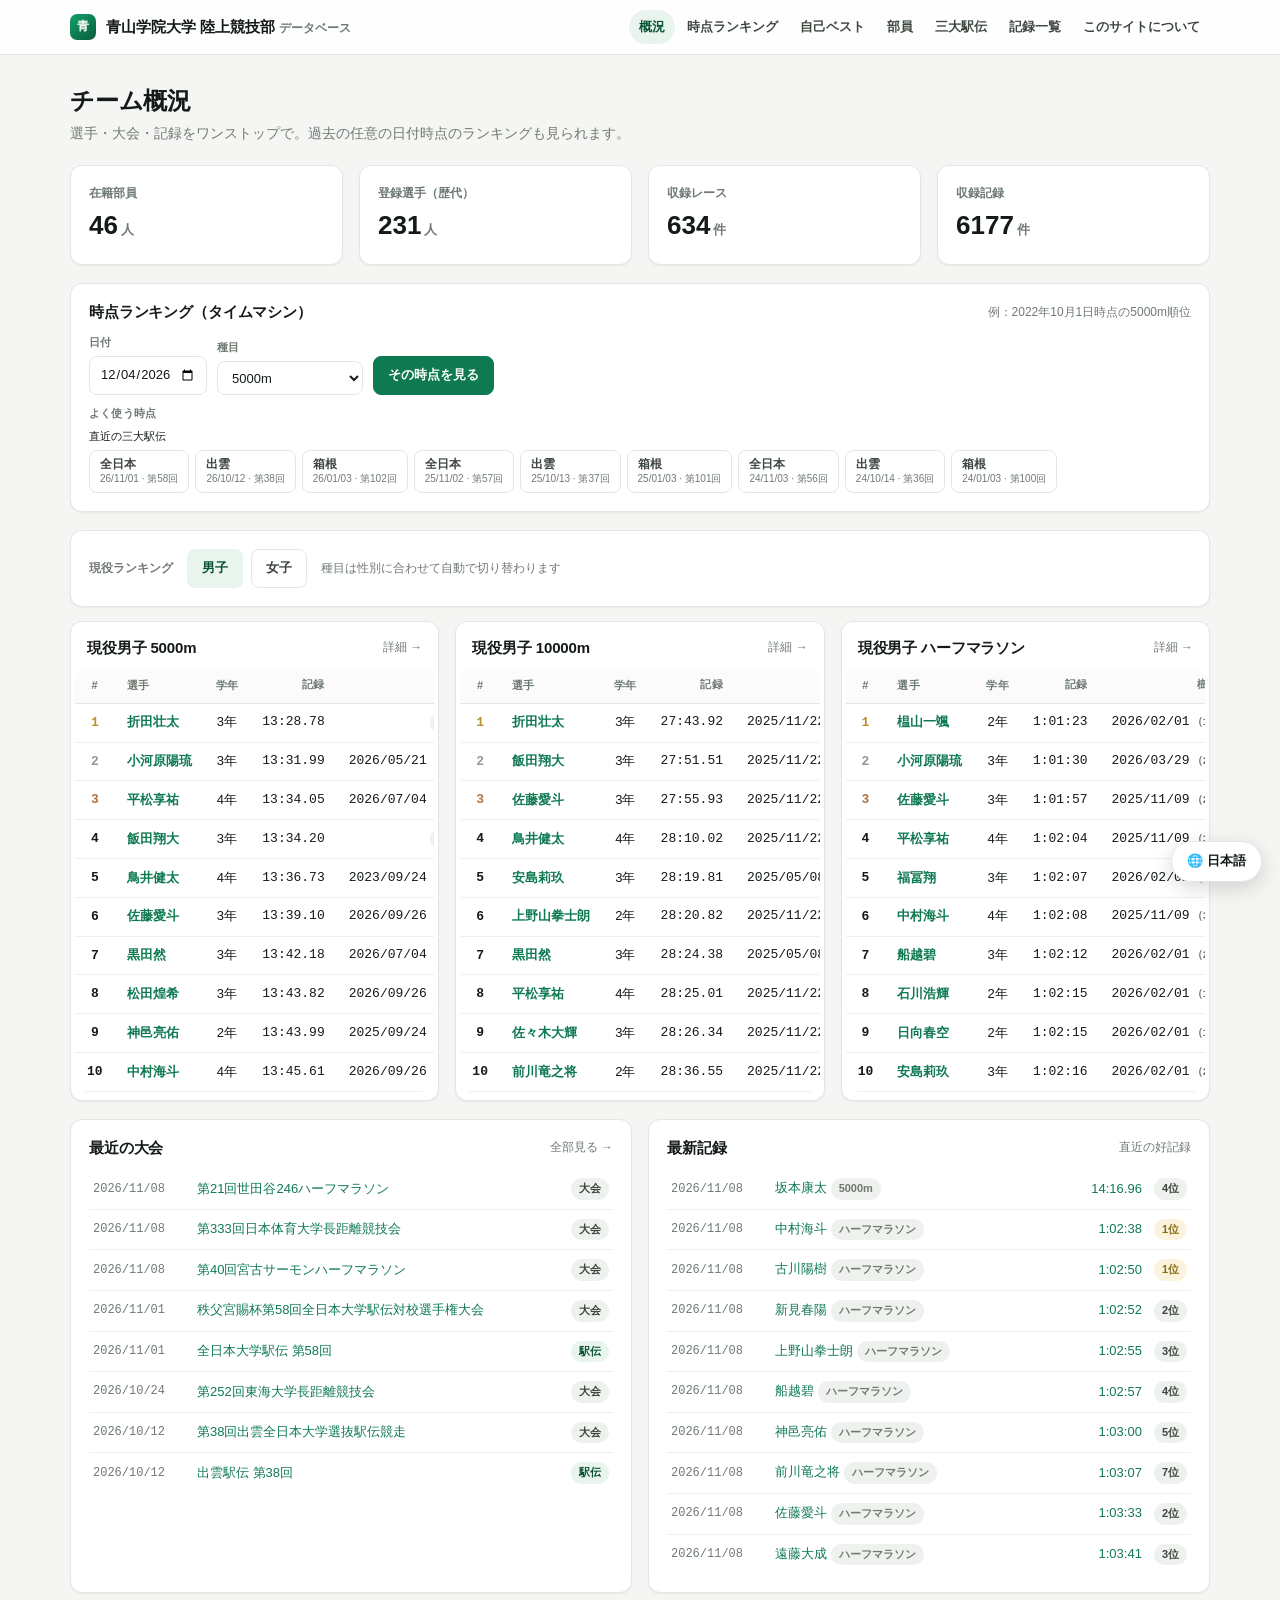
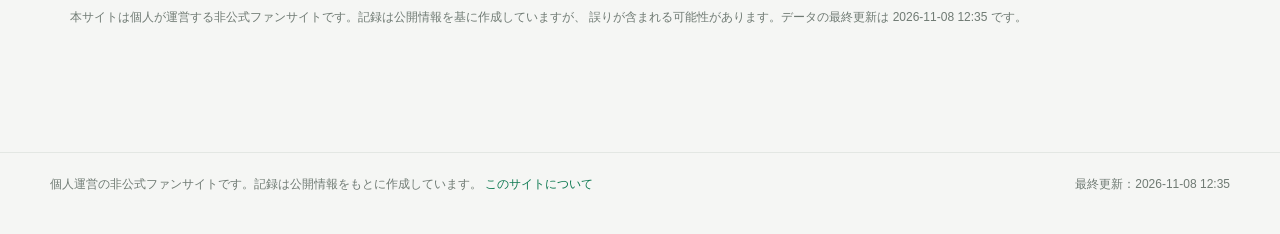
<file: index.html>
<!doctype html>
<html lang="zh-CN">
<head>
<meta charset="utf-8">
<meta name="viewport" content="width=device-width, initial-scale=1">
<title>青山学院大学 陸上競技部 データベース</title>
<meta name="description" content="青山学院大学陸上競技部の選手成績・大会記録・時点別ランキングを閲覧できる個人ファンサイト">
<link rel="stylesheet" href="assets/style.css">
</head>
<body>
<header data-site-header></header>

<main>
  <section class="page-head">
    <h1>チーム概況</h1>
    <p>選手・大会・記録をワンストップで。過去の任意の日付時点のランキングも見られます。</p>
  </section>

  <section class="grid cols-4" id="stats" style="margin-bottom:18px">
    <div class="card stat"><span class="label">在籍部員</span><span class="value" data-stat="roster">—</span></div>
    <div class="card stat"><span class="label">登録選手（歴代）</span><span class="value" data-stat="students">—</span></div>
    <div class="card stat"><span class="label">収録レース</span><span class="value" data-stat="races">—</span></div>
    <div class="card stat"><span class="label">収録記録</span><span class="value" data-stat="records">—</span></div>
  </section>

  <section class="card" style="margin-bottom:18px">
    <div class="card-title">
      <h3>時点ランキング（タイムマシン）</h3>
      <span class="hint">例：2022年10月1日時点の5000m順位</span>
    </div>
    <div class="controls" style="box-shadow:none;border:0;padding:0;margin:0">
      <div class="field">
        <label>日付</label>
        <input type="date" id="goDate">
      </div>
      <div class="field">
        <label>種目</label>
        <select id="goItem"></select>
      </div>
      <button class="btn" id="goBtn">その時点を見る</button>
      <div class="field">
        <label>よく使う時点</label>
        <span class="hint" style="font-size:11px">直近の三大駅伝</span>
        <div class="quick-dates" id="quickDates"></div>
      </div>
    </div>
  </section>

  <section class="card" style="margin-bottom:14px;display:flex;align-items:center;gap:14px;flex-wrap:wrap">
    <span style="font-size:12px;font-weight:700;color:var(--muted)">現役ランキング</span>
    <div class="pill-row" id="topSex">
      <button class="btn ghost active" data-sex="男">男子</button>
      <button class="btn ghost" data-sex="女">女子</button>
    </div>
    <span class="hint" style="color:var(--muted);font-size:12px">種目は性別に合わせて自動で切り替わります</span>
  </section>
  <section class="grid cols-3" style="margin-bottom:18px" id="topLists"></section>

  <section class="grid cols-2">
    <div class="card">
      <div class="card-title"><h3>最近の大会</h3><a href="records.html?view=competition" class="hint">全部見る →</a></div>
      <div class="list-rows" id="recentRaces"></div>
    </div>
    <div class="card">
      <div class="card-title"><h3>最新記録</h3><span class="hint">直近の好記録</span></div>
      <div class="list-rows" id="recentRecords"></div>
    </div>
  </section>

  <p class="footnote">
    本サイトは個人が運営する非公式ファンサイトです。記録は公開情報を基に作成していますが、
    誤りが含まれる可能性があります。データの最終更新は <span data-generated-at>—</span> です。
  </p>
</main>

<footer data-site-footer></footer>

<script type="module">
import { loadStore, ITEM_ORDER, formatScore, formatDiff, scoreText } from "./assets/store.js";
import { mountLayout, setGeneratedAt, renderTable, fmtDate, fmtDateCell, fmtDateFull, qs } from "./assets/ui.js";

mountLayout("index.html");
const store = await loadStore();
setGeneratedAt(store.generatedAt);

const today = new Date();
const iso = (d) => `${d.getFullYear()}-${String(d.getMonth() + 1).padStart(2, "0")}-${String(d.getDate()).padStart(2, "0")}`;
const todayISO = iso(today);

// --- 概览数字 ---
const roster = store.rosterAsOf(todayISO);
document.querySelector('[data-stat="roster"]').innerHTML = `${roster.length}<small>人</small>`;
document.querySelector('[data-stat="students"]').innerHTML = `${store.students.length}<small>人</small>`;
document.querySelector('[data-stat="races"]').innerHTML =
  `${store.competitions.length + store.ekidenRounds.length}<small>件</small>`;
document.querySelector('[data-stat="records"]').innerHTML =
  `${store.records.length + store.ekidenRecords.length}<small>件</small>`;

// --- 时点查询控件 ---
const itemSelect = document.getElementById("goItem");
const itemKeys = ITEM_ORDER.filter((k) => store.records.some((r) => r.item === k));
itemSelect.innerHTML = itemKeys.map((k) => `<option value="${k}">${store.itemLabel(k)}</option>`).join("");
itemSelect.value = itemKeys.includes("five_5000m") ? "five_5000m" : itemKeys[0];

const dateInput = document.getElementById("goDate");
dateInput.value = todayISO;
dateInput.max = todayISO;
document.getElementById("goBtn").addEventListener("click", () => {
  if (!dateInput.value) return;
  location.href = `rankings.html?date=${dateInput.value}&item=${itemSelect.value}`;
});

// 快捷时点：数据库里最近的三大駅伝比赛日
const quick = document.getElementById("quickDates");
const MAJOR_RELAY_NAMES = new Set(["箱根駅伝", "全日本大学駅伝", "出雲駅伝"]);
const MAJOR_RELAY_SHORT = { "箱根駅伝": "箱根", "全日本大学駅伝": "全日本", "出雲駅伝": "出雲" };
const majorRounds = store.ekidenRounds
  .filter((round) => MAJOR_RELAY_NAMES.has(store.ekidenItemById.get(round.ekidenItemId)?.name))
  .sort((a, b) => String(b.date || "").localeCompare(String(a.date || "")))
  .slice(0, 9);
for (const round of majorRounds) {
  const relayName = store.ekidenItemById.get(round.ekidenItemId)?.name || "駅伝";
  const button = document.createElement("button");
  button.type = "button";
  button.className = "btn ghost quick-date";
  button.title = `${relayName} ${round.round}（${fmtDateFull(round.date)}）`;
  button.innerHTML = `<b>${MAJOR_RELAY_SHORT[relayName] || relayName}</b>
    <span>${String(round.date).slice(2).replaceAll("-", "/")} · ${round.round}</span>`;
  button.addEventListener("click", () =>
    location.href = `rankings.html?date=${round.date}&item=${itemSelect.value}`);
  quick.append(button);
}

// --- 现役 TOP10（男女各自的项目） ---
const TOP_ITEMS = {
  "男": ["five_5000m", "ten_10000m", "half_marathon"],
  "女": ["fifteen_1500m", "three_3000m", "five_5000m", "ten_10000m", "half_marathon"],
};
const topLists = document.getElementById("topLists");
let topSex = "男";

function renderTop() {
  topLists.textContent = "";
  for (const item of TOP_ITEMS[topSex]) {
    if (!store.records.some((r) => r.item === item)) continue;
    const rows = store.rankingAsOf(todayISO, item, { scope: "active", limit: 10, sex: topSex });
    if (!rows.length) continue;
    const card = document.createElement("div");
    card.className = "card pad-0";
    card.innerHTML = `<div class="card-title" style="padding:16px 16px 0"><h3>現役${topSex === "女" ? "女子" : "男子"} ${store.itemLabel(item)}</h3>
      <a class="hint" href="rankings.html?date=${todayISO}&item=${item}&sex=${topSex}">詳細 →</a></div>
      <div style="padding:0 4px 8px"></div>`;
    topLists.append(card);
    renderTable(card.querySelector("div:last-child"), [
      { label: "#", cls: "mid", render: (r) => `<span class="rank">${r.rank}</span>` },
      { label: "選手", cls: "name", render: (r) => `<a href="player.html?id=${r.student.id}">${r.student.name}</a>` },
      { label: "学年", cls: "mid", render: (r) => r.grade ? r.grade + "年" : "—" },
      { label: "記録", cls: "num", render: (r) => `<span class="time">${scoreText(r.record)}</span>` },
      { label: "樹立日", cls: "num", render: (r) => fmtDateCell(r.record, r.student) },
    ], rows);
  }
  if (!topLists.children.length) topLists.innerHTML = `<div class="card empty">記録がありません</div>`;
}
document.querySelectorAll("#topSex [data-sex]").forEach((b) => {
  b.addEventListener("click", () => {
    topSex = b.dataset.sex;
    document.querySelectorAll("#topSex [data-sex]").forEach((x) => x.classList.toggle("active", x === b));
    renderTop();
  });
});
renderTop();

// --- 最近大会 ---
const racesEl = document.getElementById("recentRaces");
const recent = [
  ...store.competitions.map((c) => ({ kind: "大会", ...c })),
  ...store.ekidenRounds.map((r) => ({
    kind: "駅伝",
    id: r.id,
    name: (store.ekidenItemById.get(r.ekidenItemId)?.name || "駅伝") + " " + r.round,
    date: r.date,
  })),
].sort((a, b) => (b.date || "").localeCompare(a.date || "")).slice(0, 8);

if (recent.length) {
  recent.forEach((r) => {
    const href = r.kind === "駅伝" ? `race.html?type=ekiden&id=${r.id}` : `race.html?type=competition&id=${r.id}`;
    const row = document.createElement("a");
    row.className = "row-item";
    row.href = href;
    row.innerHTML = `<span class="date">${fmtDate(r.date)}</span>
      <span class="txt">${r.name}</span>
      <span class="badge ${r.kind === "駅伝" ? "green" : ""}">${r.kind}</span>`;
    racesEl.append(row);
  });
} else {
  racesEl.innerHTML = `<div class="empty">大会データがありません</div>`;
}

// --- 最新记录 ---
const recEl = document.getElementById("recentRecords");
const recentRecords = store.records
  .filter((r) => r.date && r.seconds != null && r.rank != null && r.rank <= 8)
  .sort((a, b) => (b.date || "").localeCompare(a.date || "") || a.seconds - b.seconds)
  .slice(0, 10);
if (recentRecords.length) {
  recentRecords.forEach((r) => {
    const s = store.student(r.studentId);
    const row = document.createElement("a");
    row.className = "row-item";
    row.href = `race.html?type=competition&id=${r.competitionId}`;
    row.innerHTML = `<span class="date">${fmtDate(r.date)}</span>
      <span class="txt">${s ? s.name : "—"} <span class="badge dim">${store.itemLabel(r.item)}</span></span>
      <span class="time">${scoreText(r)}</span>
      <span class="badge ${r.rank === 1 ? "gold" : ""}">${r.rank}位</span>`;
    recEl.append(row);
  });
} else {
  recEl.innerHTML = `<div class="empty">記録がありません</div>`;
}
</script>
</body>
</html>
</file>
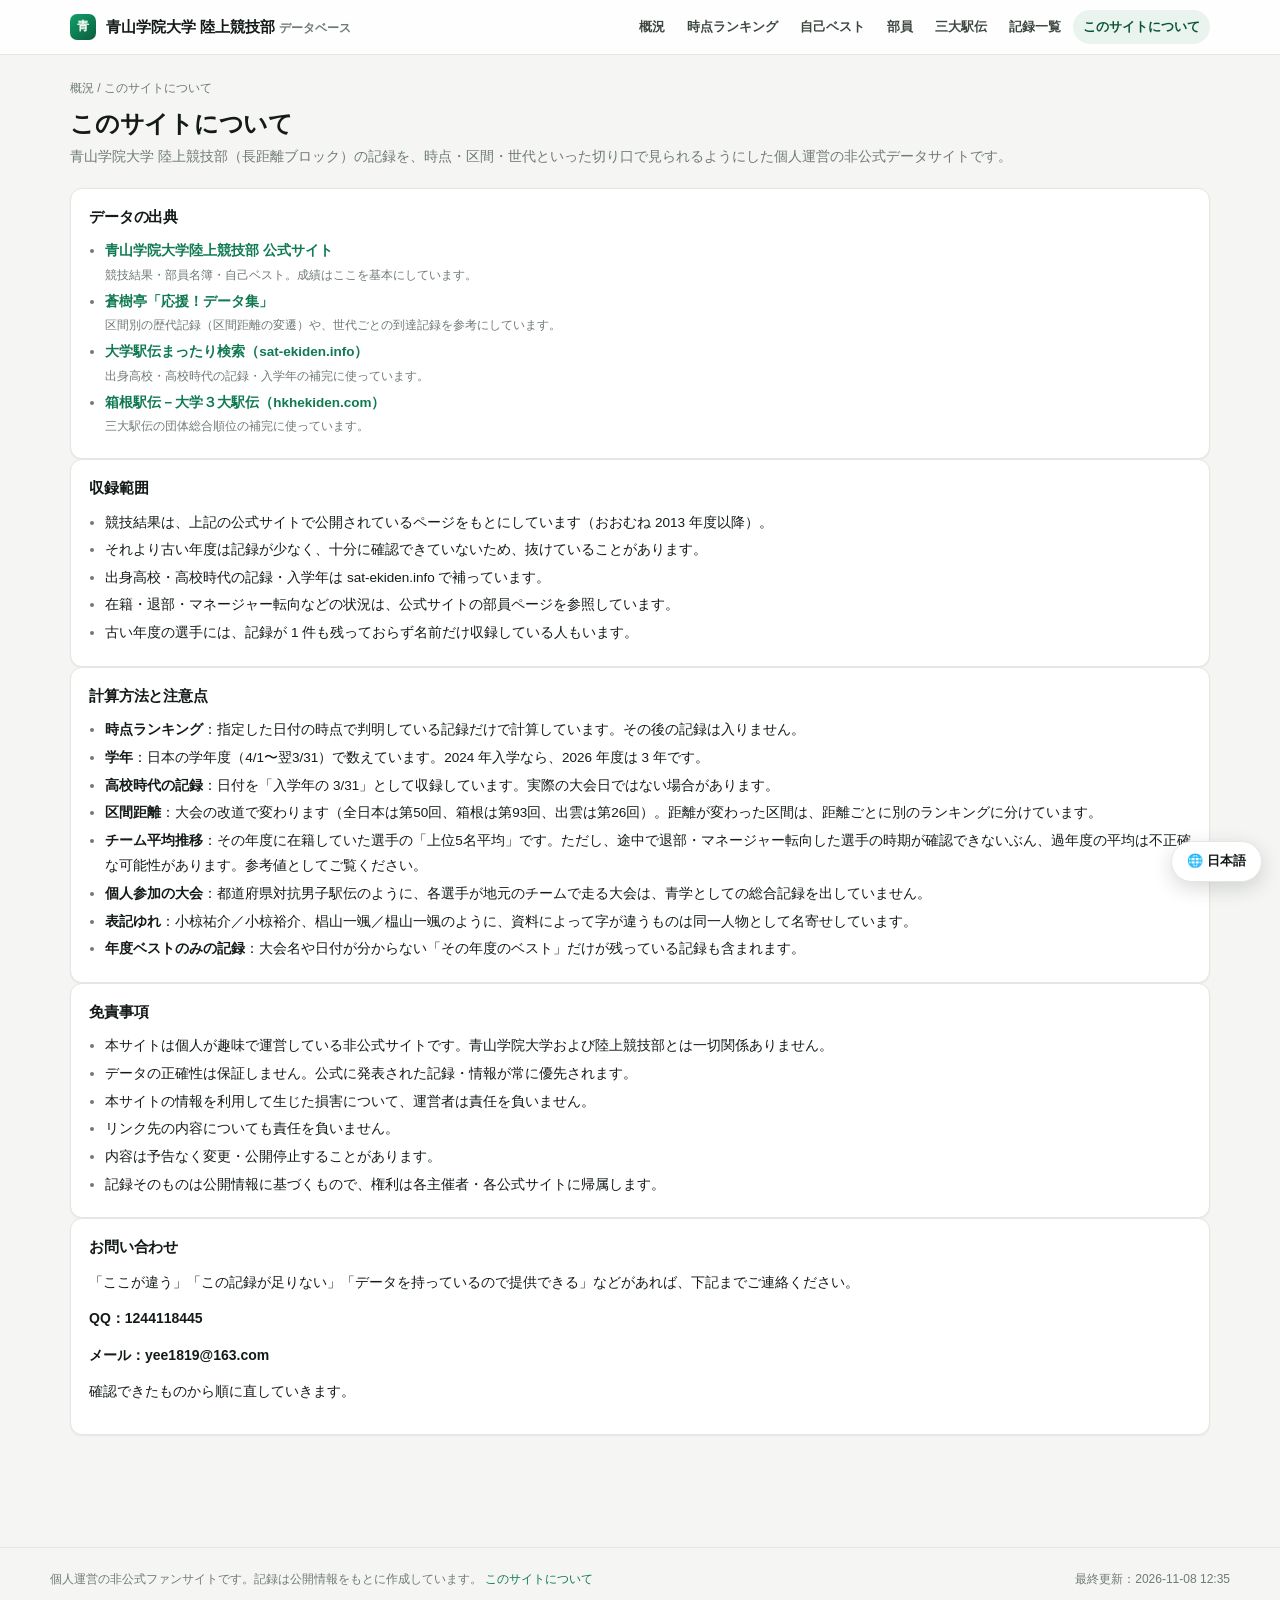
<file: about.html>
<!doctype html>
<html lang="ja">
<head>
<meta charset="utf-8">
<meta name="viewport" content="width=device-width, initial-scale=1">
<title>このサイトについて | 青山学院大学 陸上競技部</title>
<link rel="stylesheet" href="assets/style.css">
</head>
<body>
<header data-site-header></header>

<main>
  <div class="breadcrumb"><a href="index.html">概況</a> / このサイトについて</div>
  <section class="page-head">
    <h1>このサイトについて</h1>
    <p>青山学院大学 陸上競技部（長距離ブロック）の記録を、時点・区間・世代といった切り口で見られるようにした個人運営の非公式データサイトです。</p>
  </section>

  <section class="card">
    <div class="card-title"><h3>データの出典</h3></div>
    <ul class="about-list">
      <li>
        <a href="http://aogaku-tf.com/index.php" target="_blank" rel="noopener">青山学院大学陸上競技部 公式サイト</a>
        <span class="hint">競技結果・部員名簿・自己ベスト。成績はここを基本にしています。</span>
      </li>
      <li>
        <a href="http://home.u05.itscom.net/soujutei/agu-ouen.html" target="_blank" rel="noopener">蒼樹亭「応援！データ集」</a>
        <span class="hint">区間別の歴代記録（区間距離の変遷）や、世代ごとの到達記録を参考にしています。</span>
      </li>
      <li>
        <a href="https://sat-ekiden.info/" target="_blank" rel="noopener">大学駅伝まったり検索（sat-ekiden.info）</a>
        <span class="hint">出身高校・高校時代の記録・入学年の補完に使っています。</span>
      </li>
      <li>
        <a href="https://hkhekiden.com/3daiekiden/3dai100.html" target="_blank" rel="noopener">箱根駅伝－大学３大駅伝（hkhekiden.com）</a>
        <span class="hint">三大駅伝の団体総合順位の補完に使っています。</span>
      </li>
    </ul>
  </section>

  <section class="card">
    <div class="card-title"><h3>収録範囲</h3></div>
    <ul class="about-list">
      <li>競技結果は、上記の公式サイトで公開されているページをもとにしています（おおむね 2013 年度以降）。</li>
      <li>それより古い年度は記録が少なく、十分に確認できていないため、抜けていることがあります。</li>
      <li>出身高校・高校時代の記録・入学年は sat-ekiden.info で補っています。</li>
      <li>在籍・退部・マネージャー転向などの状況は、公式サイトの部員ページを参照しています。</li>
      <li>古い年度の選手には、記録が 1 件も残っておらず名前だけ収録している人もいます。</li>
    </ul>
  </section>

  <section class="card">
    <div class="card-title"><h3>計算方法と注意点</h3></div>
    <ul class="about-list">
      <li><b>時点ランキング</b>：指定した日付の時点で判明している記録だけで計算しています。その後の記録は入りません。</li>
      <li><b>学年</b>：日本の学年度（4/1〜翌3/31）で数えています。2024 年入学なら、2026 年度は 3 年です。</li>
      <li><b>高校時代の記録</b>：日付を「入学年の 3/31」として収録しています。実際の大会日ではない場合があります。</li>
      <li><b>区間距離</b>：大会の改道で変わります（全日本は第50回、箱根は第93回、出雲は第26回）。距離が変わった区間は、距離ごとに別のランキングに分けています。</li>
      <li><b>チーム平均推移</b>：その年度に在籍していた選手の「上位5名平均」です。ただし、途中で退部・マネージャー転向した選手の時期が確認できないぶん、過年度の平均は不正確な可能性があります。参考値としてご覧ください。</li>
      <li><b>個人参加の大会</b>：都道府県対抗男子駅伝のように、各選手が地元のチームで走る大会は、青学としての総合記録を出していません。</li>
      <li><b>表記ゆれ</b>：小椋祐介／小椋裕介、椙山一颯／榅山一颯のように、資料によって字が違うものは同一人物として名寄せしています。</li>
      <li><b>年度ベストのみの記録</b>：大会名や日付が分からない「その年度のベスト」だけが残っている記録も含まれます。</li>
    </ul>
  </section>

  <section class="card">
    <div class="card-title"><h3>免責事項</h3></div>
    <ul class="about-list">
      <li>本サイトは個人が趣味で運営している非公式サイトです。青山学院大学および陸上競技部とは一切関係ありません。</li>
      <li>データの正確性は保証しません。公式に発表された記録・情報が常に優先されます。</li>
      <li>本サイトの情報を利用して生じた損害について、運営者は責任を負いません。</li>
      <li>リンク先の内容についても責任を負いません。</li>
      <li>内容は予告なく変更・公開停止することがあります。</li>
      <li>記録そのものは公開情報に基づくもので、権利は各主催者・各公式サイトに帰属します。</li>
    </ul>
  </section>

  <section class="card">
    <div class="card-title"><h3>お問い合わせ</h3></div>
    <p>「ここが違う」「この記録が足りない」「データを持っているので提供できる」などがあれば、下記までご連絡ください。</p>
    <p><b>QQ：1244118445</b></p>
    <p><b>メール：yee1819@163.com</b></p>
    <p>確認できたものから順に直していきます。</p>
  </section>
</main>

<footer data-site-footer></footer>

<script type="module">
import { mountLayout, setGeneratedAt } from "./assets/ui.js";
import { loadStore } from "./assets/store.js";
const store = await loadStore();
mountLayout("about.html");
setGeneratedAt(store.generatedAt);
</script>
</body>
</html>
</file>
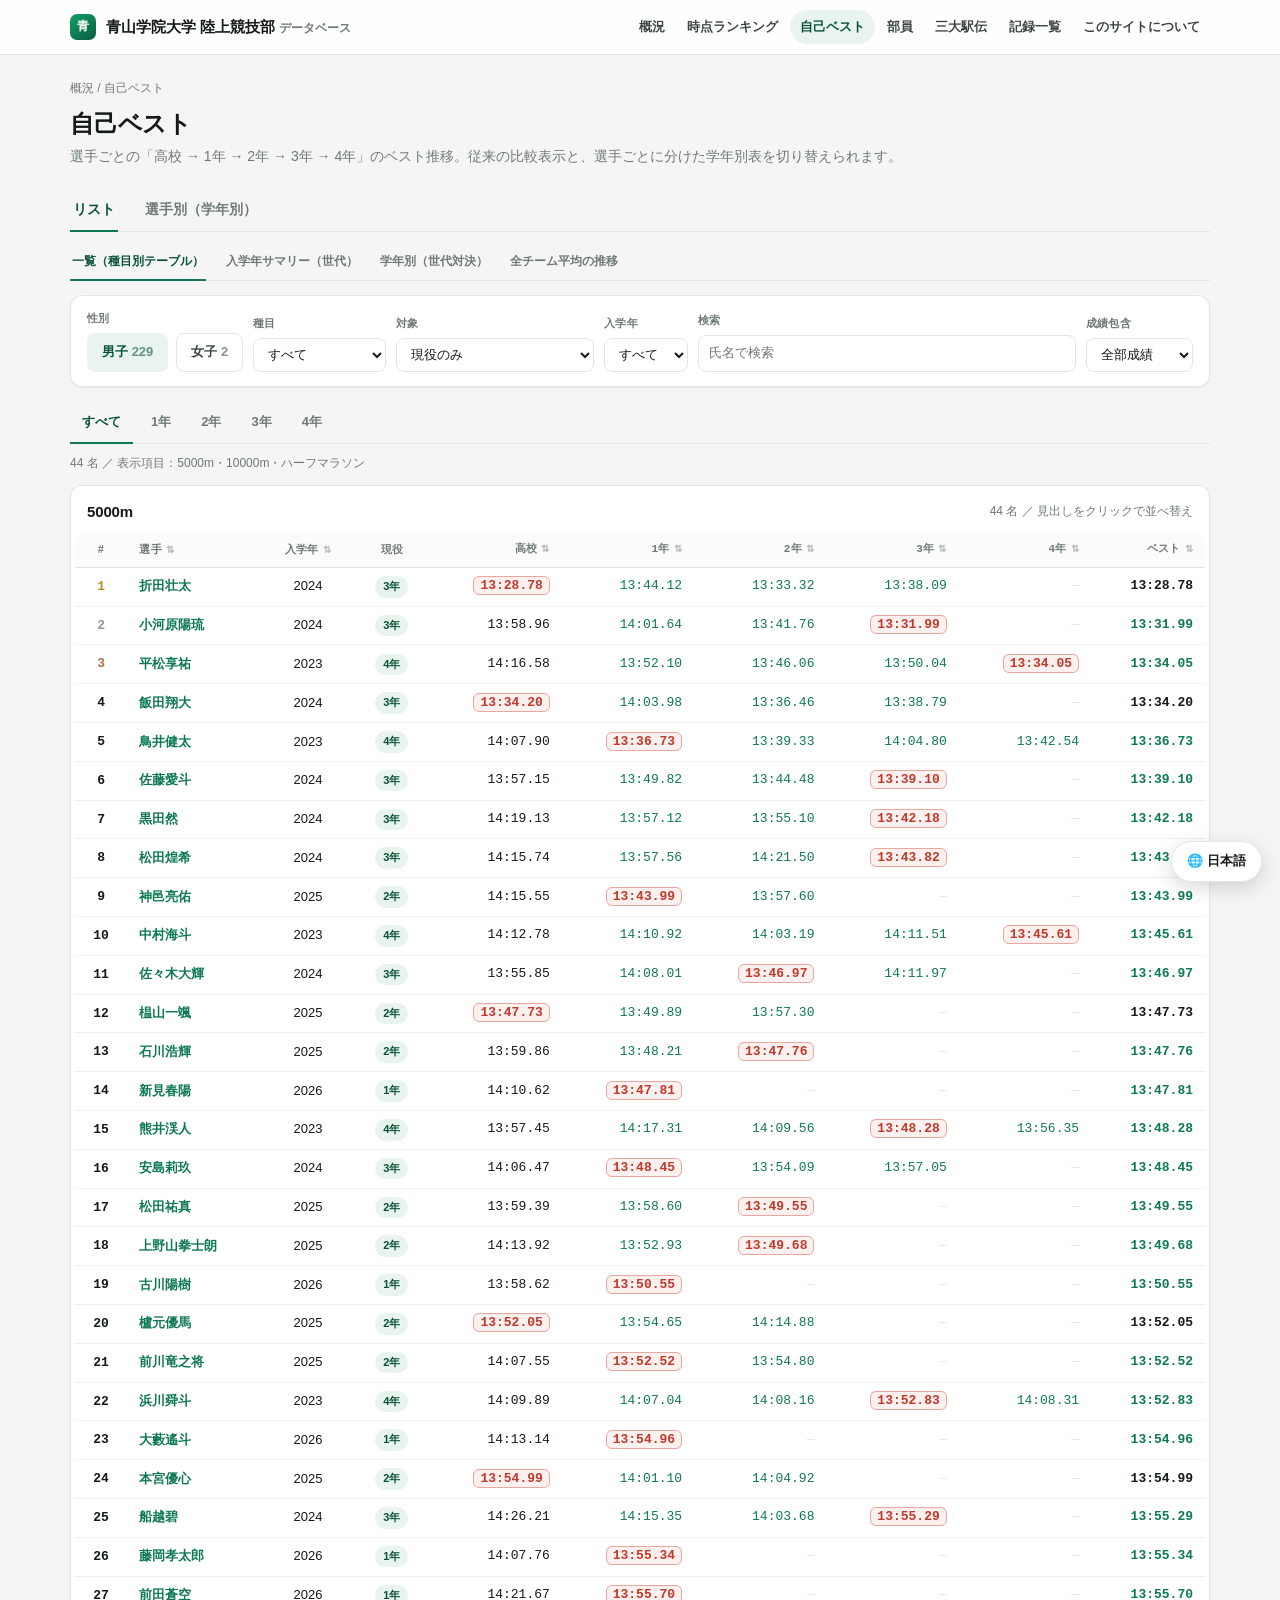
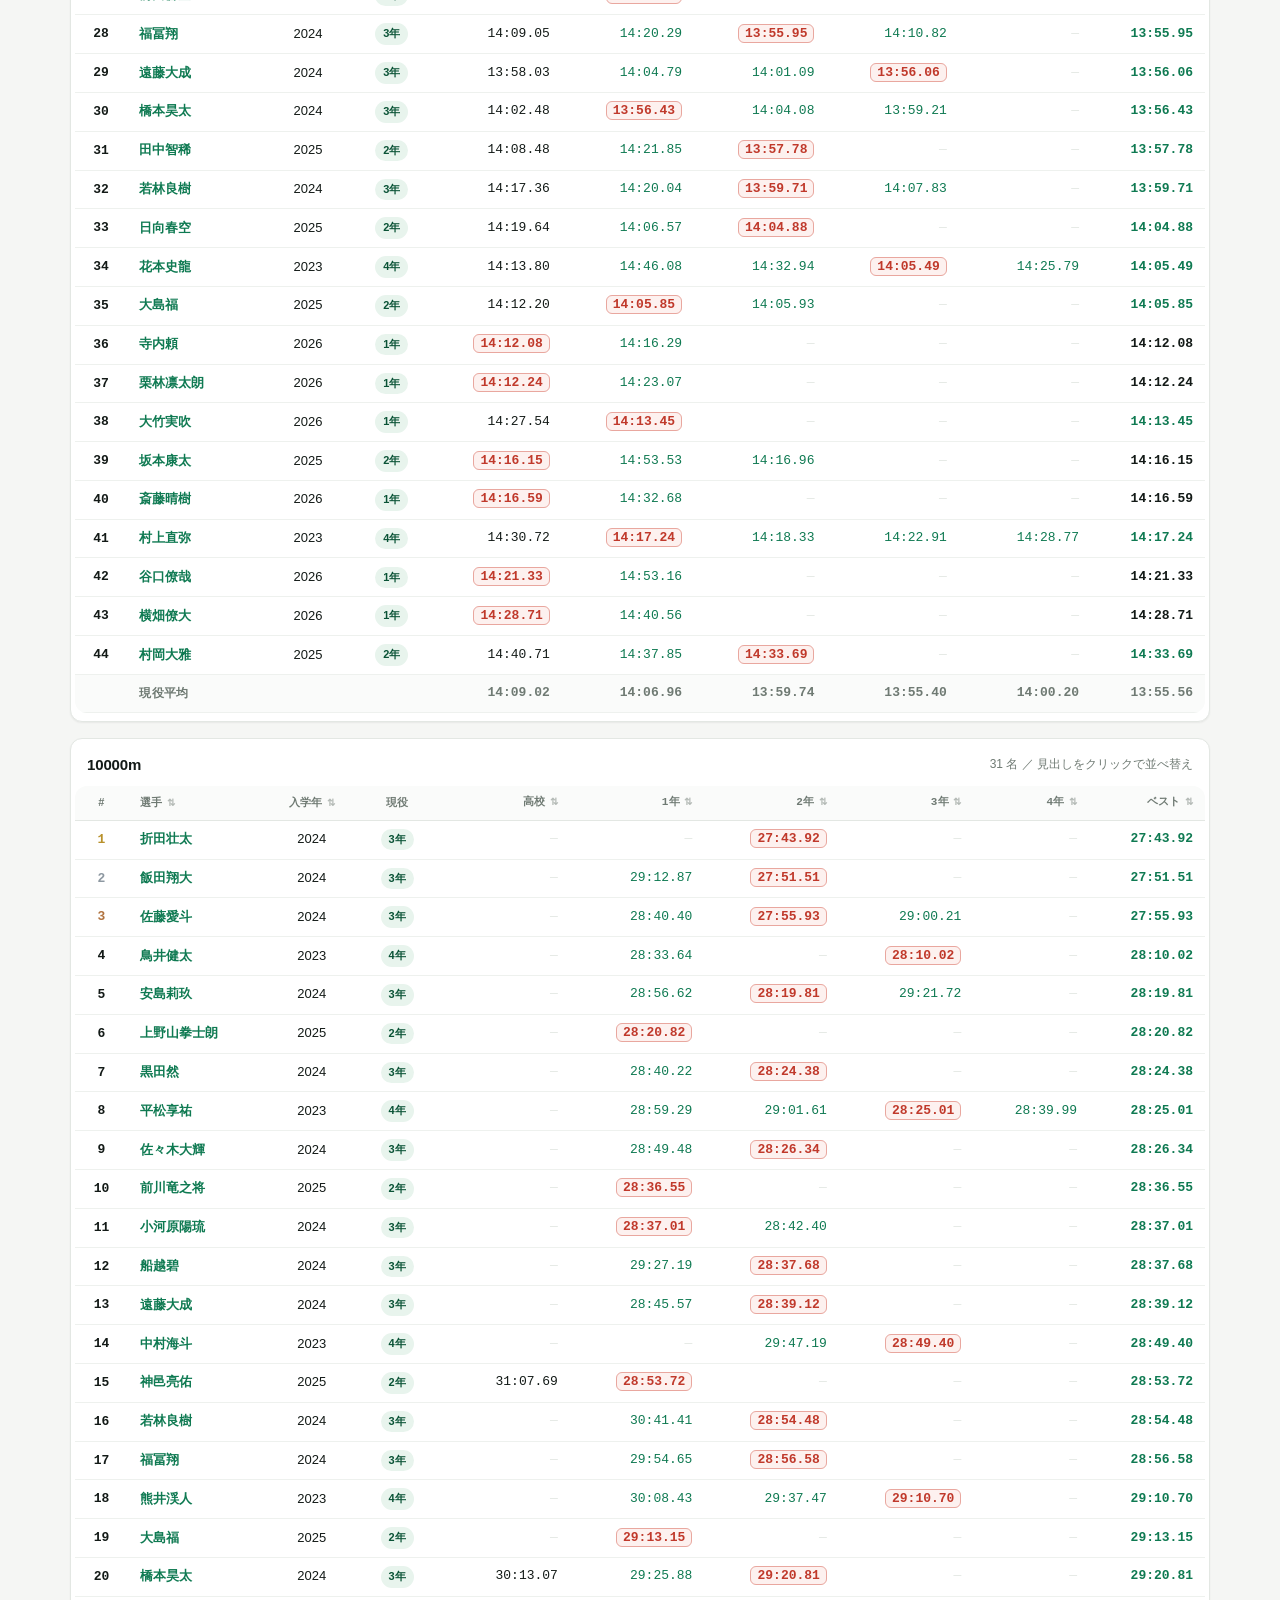
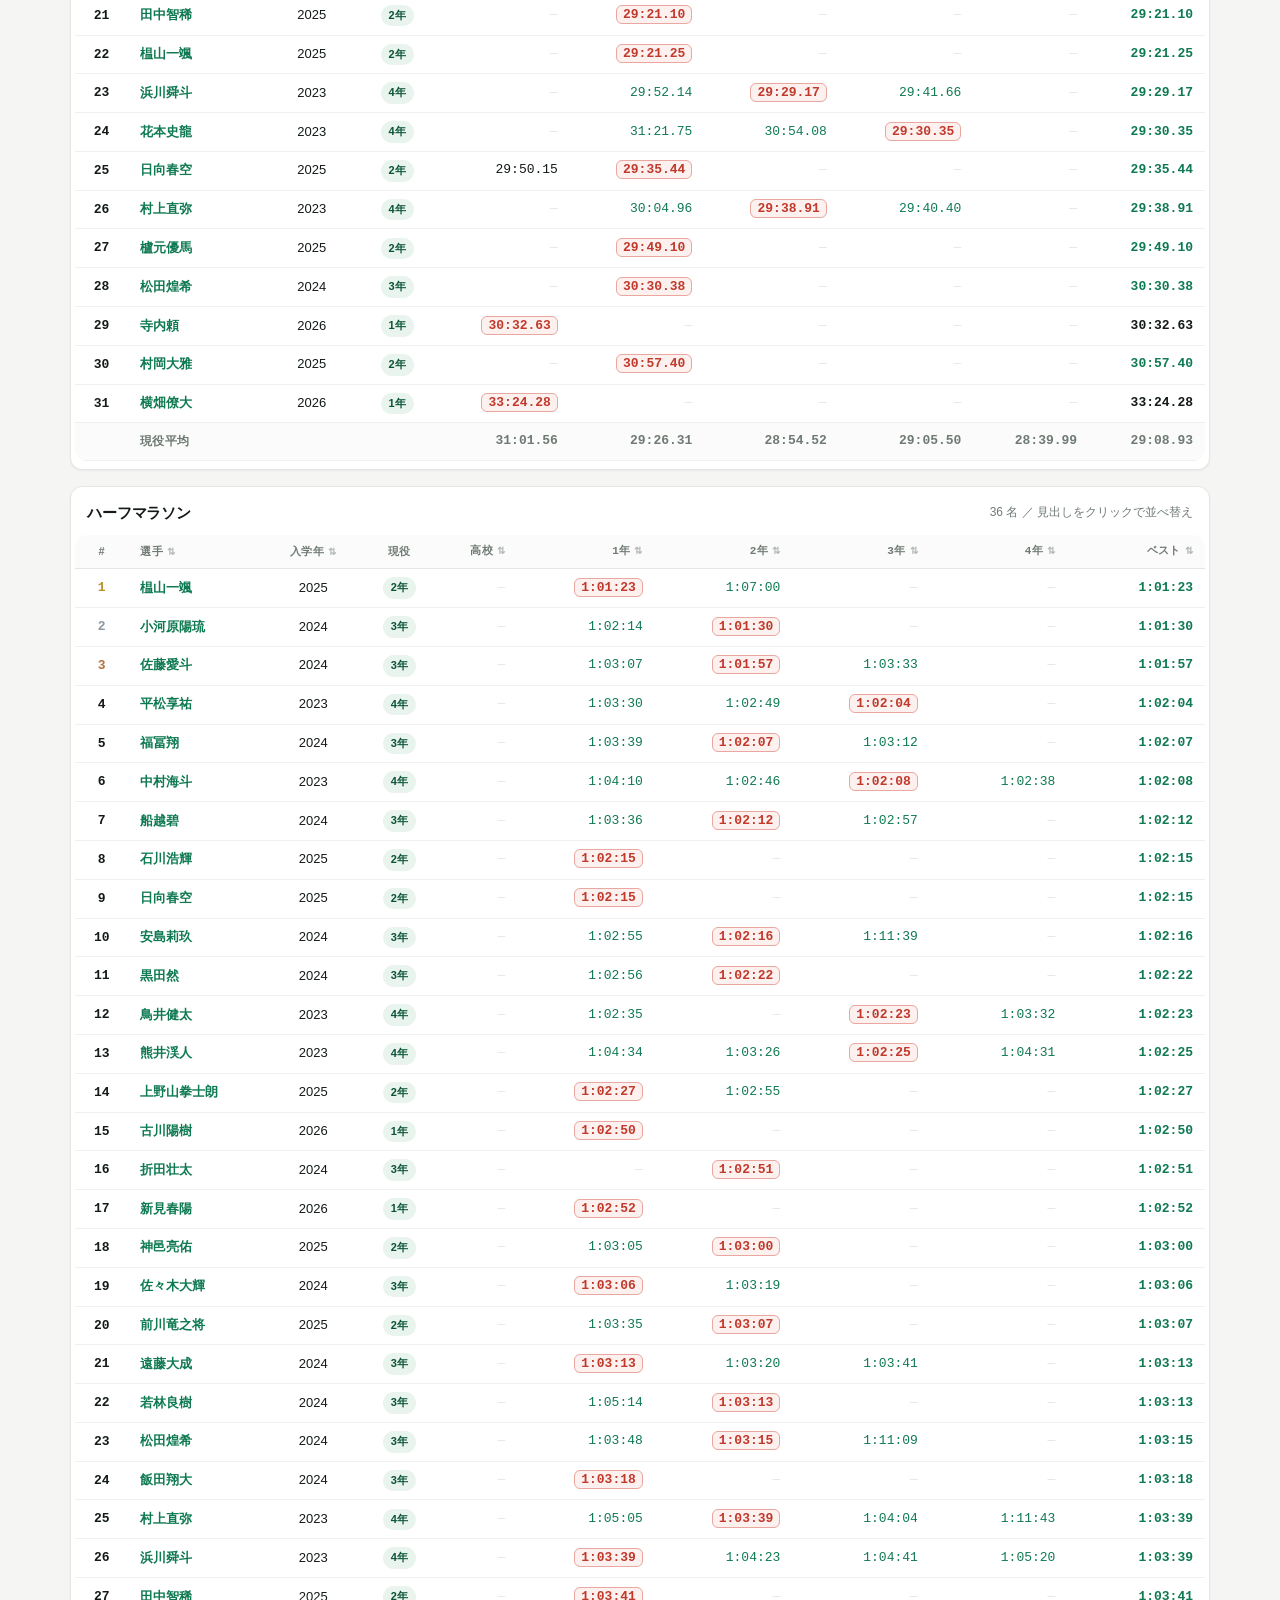
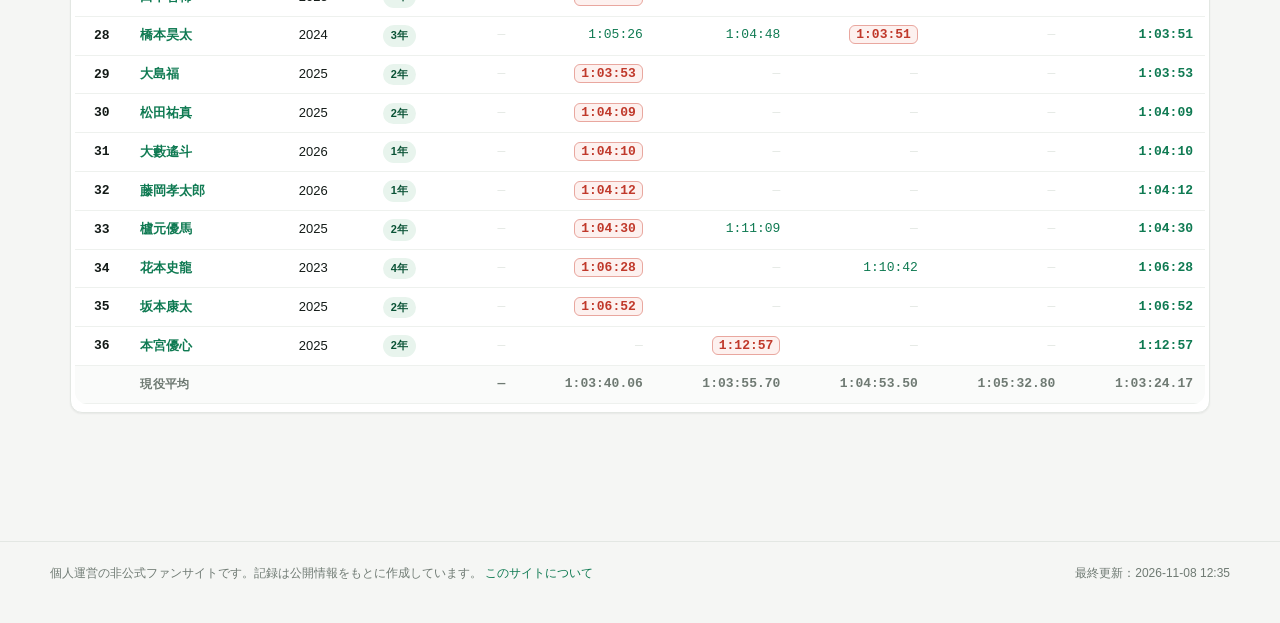
<file: best.html>
<!doctype html>
<html lang="ja">
<head>
<meta charset="utf-8">
<meta name="viewport" content="width=device-width, initial-scale=1">
<title>自己ベスト（年間） | 青山学院大学 陸上競技部</title>
<link rel="stylesheet" href="assets/style.css">
</head>
<body>
<header data-site-header></header>

<main>
  <div class="breadcrumb"><a href="index.html">概況</a> / 自己ベスト</div>
  <section class="page-head">
    <h1>自己ベスト</h1>
    <p>選手ごとの「高校 → 1年 → 2年 → 3年 → 4年」のベスト推移。従来の比較表示と、選手ごとに分けた学年別表を切り替えられます。</p>
  </section>

  <div class="tabs view-tabs" id="layoutTabs">
    <button type="button" data-layout="current" class="active">リスト</button>
    <button type="button" data-layout="players">選手別（学年別）</button>
  </div>

  <div class="tabs subview-tabs" id="viewTabs">
    <button type="button" data-view="list" class="active">一覧（種目別テーブル）</button>
    <button type="button" data-view="year">入学年サマリー（世代）</button>
    <button type="button" data-view="gen">学年別（世代対決）</button>
    <button type="button" data-view="avg">全チーム平均の推移</button>
  </div>

  <section class="controls">
    <div class="field" id="sexField">
      <label>性別</label>
      <div class="pill-row" id="sexTabs"></div>
    </div>
    <div class="field" id="itemField">
      <label>種目</label>
      <select id="item"></select>
    </div>
    <div class="field" id="scopeField">
      <label>対象</label>
      <select id="scope">
        <option value="player">退部・転向を除く</option>
        <option value="active">現役のみ</option>
        <option value="all">全員（退部・転向も含む）</option>
      </select>
    </div>
    <div class="field" id="yearField">
      <label>入学年</label>
      <select id="year"></select>
    </div>
    <div class="field" id="qField" style="flex:1;min-width:160px">
      <label>検索</label>
      <input type="search" id="q" placeholder="氏名で検索">
    </div>
    <div class="field" id="includeField">
      <label>成績包含</label>
      <select id="include">
        <option value="all">全部成績</option>
        <option value="enrolled">在学中のみ</option>
      </select>
    </div>
    <div class="field" id="genSortField" hidden>
      <label>並べ替え</label>
      <select id="genSort"></select>
    </div>
    <div class="field" id="avgScopeField" hidden>
      <label>平均の取り方</label>
      <select id="avgScope">
        <option value="6">上位6名平均</option>
        <option value="8">上位8名平均</option>
        <option value="10">上位10名平均</option>
        <option value="16">上位16名平均</option>
        <option value="0" selected>全員平均</option>
      </select>
    </div>
    <div class="field" id="avgItemsField" hidden>
      <label>項目（複数可）</label>
      <div class="pill-row" id="avgItems"></div>
    </div>
    <div class="field" id="avgPeriodField" hidden>
      <label>期間</label>
      <select id="avgPeriod">
        <option value="0" selected>全期間</option>
        <option value="10">直近10年度</option>
        <option value="5">直近5年度</option>
        <option value="3">直近3年度</option>
      </select>
    </div>
    <div class="field" id="avgBaseField" hidden>
      <label>平均の基準</label>
      <select id="avgBase">
        <option value="pb" selected>自己ベスト（その時点）</option>
        <option value="season">その年度のベスト</option>
      </select>
    </div>
  </section>

  <div class="tabs grade-tabs" id="gradeTabs" hidden></div>

  <p class="hint" style="color:var(--muted);font-size:12px;margin:-4px 0 12px" id="count"></p>
  <div id="out"></div>
</main>

<footer data-site-footer></footer>

<script type="module">
import { loadStore, formatScore, ITEM_LABELS, currentAcademicYear, academicYear, isHighSchoolRecord, scoreText } from "./assets/store.js";
import { mountLayout, setGeneratedAt, renderTable, gradeLabel, fmtDateCell, esc, qs } from "./assets/ui.js";
import { lineChart } from "./assets/charts.js";
import { t } from "./assets/i18n.js";
import { pbMatrixHtml } from "./assets/pb-matrix.js";

const store = await loadStore();
mountLayout("best.html");
setGeneratedAt(store.generatedAt);

const today = new Date();
const todayISO = `${today.getFullYear()}-${String(today.getMonth() + 1).padStart(2, "0")}-${String(today.getDate()).padStart(2, "0")}`;
const activeIds = new Set(store.rosterAsOf(todayISO).map((s) => s.id));
const CUR_AY = currentAcademicYear();

const ITEMS_BY_SEX = {
  // 男生看这三项；女生看五项（后面女生多了也只扩展这里）
  "男": ["five_5000m", "ten_10000m", "half_marathon"],
  "女": ["fifteen_1500m", "three_3000m", "five_5000m", "ten_10000m", "half_marathon"],
};
// 学年の並び。0 = 高校時代（入学前）
const COLS = ["高校", "1年", "2年", "3年", "4年"];

const $ = (id) => document.getElementById(id);
const $sexTabs = $("sexTabs"), $scope = $("scope"), $year = $("year");
const $q = $("q"), $include = $("include"), $item = $("item"), $out = $("out"), $count = $("count");
const $layoutTabs = $("layoutTabs"), $viewTabs = $("viewTabs"), $includeField = $("includeField");
const $gradeTabs = $("gradeTabs");
const $genSort = $("genSort"), $avgScope = $("avgScope"), $avgItems = $("avgItems"), $avgPeriod = $("avgPeriod");
const $avgBase = $("avgBase");
const $itemField = $("itemField"), $scopeField = $("scopeField"), $yearField = $("yearField"), $qField = $("qField");
const $avgItemsField = $("avgItemsField"), $avgScopeField = $("avgScopeField"), $avgPeriodField = $("avgPeriodField");
const $avgBaseField = $("avgBaseField");
const $genSortField = $("genSortField");

let sex = qs("sex") === "女" ? "女" : "男";
let layout = qs("layout") === "players" ? "players" : "current";
let viewMode = ["list", "year", "gen", "avg"].includes(qs("view")) ? qs("view") : "list";
let gradeFilter = [1, 2, 3, 4].includes(Number(qs("grade"))) ? Number(qs("grade")) : 0;
let sort = { key: null, dir: 1 };
let genSortGrade = 4;
let genDetail = null;          // 世代対決でクリックした「世代 × 学年」
let avgItemsSel = new Set();

$scope.value = ["all", "active", "player"].includes(qs("scope")) ? qs("scope") : "active";
$include.value = qs("include") === "enrolled" ? "enrolled" : "all";
$q.value = qs("q") || "";

const mean = (a) => a.reduce((x, y) => x + y, 0) / a.length;
/** 秒 → 「13:45.67」/「1:02:33.45」（小数第2位まで必ず出す） */
function fmtSec2(sec) {
  if (sec == null || !Number.isFinite(sec)) return "—";
  const h = Math.floor(sec / 3600);
  const m = Math.floor((sec % 3600) / 60);
  const s = sec % 60;
  return (h ? `${h}:${String(m).padStart(2, "0")}` : String(m)) + ":" + s.toFixed(2).padStart(5, "0");
}
/** 成绩单元格 → 有对应大会的话点进大会详情页 */
function recCell(rec, inner) {
  if (!rec) return `<span style="color:var(--line)">—</span>`;
  if (!rec.competitionId) return inner;
  const title = rec.competitionName ? ` title="${esc(rec.competitionName)}"` : "";
  return `<a href="race.html?type=competition&id=${rec.competitionId}"${title}>${inner}</a>`;
}
/** 上位 N 名的平均值（N=0 表示全员平均） */
function avgTop(values, topN) {
  if (!values.length) return null;
  const v = values.slice().sort((a, b) => a - b);
  return mean(topN > 0 ? v.slice(0, topN) : v);
}
/**
 * 该选手在 ay 年度（4/1〜翌3/31）里该项目的最好成绩。
 * 高校時代の記録（入学前）はチームの年度成績ではないので数えない。
 */
function seasonBest(s, item, ay, cache) {
  const from = `${ay}-04-01`, to = `${ay + 1}-03-31`;
  const list = cache.get(s.id) || [];
  let best = null;
  for (const r of list) {
    if (r.item !== item || r.isFinished === false || r.seconds == null) continue;
    if (isHighSchoolRecord(r, s)) continue;
    if (!r.date || r.date < from || r.date > to) continue;
    if (!best || r.seconds < best.seconds) best = r;
  }
  return best;
}

/**
 * その年度末までに記録した「自己ベスト」（＝歴代のベスト）。
 * その年度に走っていなくても、それ以前のベストを持っていればそれを使う。
 */
function pbAsOf(s, item, ay, cache) {
  const to = `${ay + 1}-03-31`;
  const list = cache.get(s.id) || [];
  let best = null;
  for (const r of list) {
    if (r.item !== item || r.isFinished === false || r.seconds == null) continue;
    if ($include.value === "enrolled" && isHighSchoolRecord(r, s)) continue;
    if (!r.date || r.date > to) continue;
    if (!best || r.seconds < best.seconds) best = r;
  }
  return best;
}
function rosterOfYear(ay) {
  const end = `${ay + 1}-03-31`;
  return store.students.filter((s) => {
    if ((s.sex || "男") !== sex) return false;   // ← 男子/女子タブの絞り込みが抜けていた
    const en = Number(s.enrollmentYear);
    if (!en) return false;
    const gr = Number(s.graduationYear) || en + 4;
    if (!(en <= ay && ay < gr)) return false;
    if ($scope.value === "all") return true;
    // 「退部・転向を除く」は、その年度末時点でまだ選手だった人だけを数える
    if ($scope.value === "active") return activeIds.has(s.id);
    return store.isPlayerAt(s, end);
  });
}

function renderSexTabs() {
  const n = (k) => store.studentsBySex(k).length;
  $sexTabs.innerHTML = ["男", "女"].map((k) =>
    `<button class="btn ghost ${k === sex ? "active" : ""}" data-sex="${k}">${k === "男" ? "男子" : "女子"} <span style="opacity:.6">${n(k)}</span></button>`
  ).join("");
  $sexTabs.querySelectorAll("[data-sex]").forEach((b) =>
    b.addEventListener("click", () => {
      sex = b.dataset.sex; sort = { key: null, dir: 1 }; avgItemsSel = new Set(); gradeFilter = 0;
      renderSexTabs(); fillItems(); fillYears(); fillAvgItems(); render();
    }));
}

function renderLayoutTabs() {
  $layoutTabs.querySelectorAll("[data-layout]").forEach((button) => {
    button.classList.toggle("active", button.dataset.layout === layout);
    button.setAttribute("aria-selected", button.dataset.layout === layout ? "true" : "false");
  });
}

function renderViewTabs() {
  $viewTabs.querySelectorAll("[data-view]").forEach((button) => {
    button.classList.toggle("active", button.dataset.view === viewMode);
    button.setAttribute("aria-selected", button.dataset.view === viewMode ? "true" : "false");
  });
}

function renderGradeTabs() {
  const labels = [
    { grade: 0, ja: "すべて", zh: "全部" },
    { grade: 1, ja: "1年", zh: "大一" },
    { grade: 2, ja: "2年", zh: "大二" },
    { grade: 3, ja: "3年", zh: "大三" },
    { grade: 4, ja: "4年", zh: "大四" },
  ];
  let availableGrades = null;
  if ($scope.value === "active") {
    let pool = scoped(store.studentsBySex(sex));
    if ($year.value) pool = pool.filter((student) => student.enrollmentYear === $year.value);
    availableGrades = new Set(pool.map((student) => store.gradeAt(student, todayISO)).filter(Boolean));
  }
  $gradeTabs.innerHTML = labels.map((item) =>
    `<button type="button" data-grade="${item.grade}" class="${item.grade === gradeFilter ? "active" : ""}"
      ${availableGrades && item.grade && !availableGrades.has(item.grade) ? "disabled" : ""}>
      ${t(item.ja, item.zh)}
    </button>`).join("");
  $gradeTabs.querySelectorAll("[data-grade]").forEach((button) =>
    button.addEventListener("click", () => {
      gradeFilter = Number(button.dataset.grade);
      const next = new URL(location.href);
      if (gradeFilter) next.searchParams.set("grade", String(gradeFilter));
      else next.searchParams.delete("grade");
      history.replaceState(null, "", next);
      fillYears();
      render();
    }));
}

function fillItems() {
  const cur = $item.value;
  $item.innerHTML = `<option value="">すべて</option>`
    + ITEMS_BY_SEX[sex].map((k) => `<option value="${k}">${ITEM_LABELS[k]}</option>`).join("");
  if ([...$item.options].some((o) => o.value === cur)) $item.value = cur;
}

/** 单选视图需要一个具体项目："すべて" 时退回第一个 */
function currentItem() {
  return $item.value || ITEMS_BY_SEX[sex][0];
}

function fillYears() {
  let pool = scoped(store.studentsBySex(sex));
  if ($scope.value === "active" && gradeFilter) {
    pool = pool.filter((student) => store.gradeAt(student, todayISO) === gradeFilter);
  }
  const years = [...new Set(pool.map((s) => s.enrollmentYear).filter(Boolean))].sort().reverse();
  const cur = $year.value;
  $year.innerHTML = `<option value="">すべて</option>` + years.map((y) => `<option value="${y}">${y}年</option>`).join("");
  $year.value = years.includes(cur) ? cur : "";
}

function fillGenSort() {
  $genSort.innerHTML = COLS.map((c, i) => `<option value="${i}" ${i === genSortGrade ? "selected" : ""}>${c}時点の平均順</option>`).join("");
}

function fillAvgItems() {
  const items = ITEMS_BY_SEX[sex];
  if (!avgItemsSel.size) avgItemsSel = new Set(items);
  for (const k of [...avgItemsSel]) if (!items.includes(k)) avgItemsSel.delete(k);
  if (!avgItemsSel.size) avgItemsSel.add(items[0]);
  $avgItems.innerHTML = items.map((k) =>
    `<button class="btn ghost ${avgItemsSel.has(k) ? "active" : ""}" data-item="${k}">${ITEM_LABELS[k]}</button>`).join("");
  $avgItems.querySelectorAll("[data-item]").forEach((b) =>
    b.addEventListener("click", () => {
      const k = b.dataset.item;
      if (avgItemsSel.has(k)) { if (avgItemsSel.size > 1) avgItemsSel.delete(k); } else avgItemsSel.add(k);
      fillAvgItems(); render();
    }));
}

function filtered() {
  let list = scoped(store.studentsBySex(sex));
  if ($year.value) list = list.filter((s) => s.enrollmentYear === $year.value);
  const q = $q.value.trim().toLowerCase();
  if (q) list = list.filter((s) => (s.name + (s.kanaName || "")).toLowerCase().includes(q));
  if ($scope.value === "active" && gradeFilter) {
    list = list.filter((s) => store.gradeAt(s, todayISO) === gradeFilter);
  }
  return list;
}

/**
 * 「対象」筛选：
 *   player（既定）＝ 退部・マネージャー転向した人を除く（OB は含む）
 *   active        ＝ いま在籍している選手だけ
 *   all           ＝ 退部・転向も含めた全員
 */
function scoped(list) {
  const scope = $scope.value;
  if (scope === "all") return list;
  if (scope === "active") return list.filter((s) => activeIds.has(s.id));
  return list.filter((s) => (s.status || "player") === "player" && !s.leftDate);
}

// ---------- 视图 1：一覧（种目别表格，带排名）----------
function renderList(students) {
  const items = $item.value ? [$item.value] : ITEMS_BY_SEX[sex];
  const flat = [];
  for (const s of students) {
    const yb = store.yearBests(s.id, { include: $include.value });
    for (const item of items) {
      const row = yb.get(item);
      if (!row) continue;
      const best = Object.values(row).reduce((m, r) => (!m || r.seconds < m.seconds ? r : m), null);
      flat.push({ item, student: s, cells: row, best });
    }
  }

  const colIdx = sort.key && sort.key.startsWith("col:") ? Number(sort.key.slice(4)) : null;
  const secOf = (r) => (r && r.seconds != null ? r.seconds : Infinity);
  const cmp = (a, b) => {
    if (sort.key === "name") return sort.dir * a.student.name.localeCompare(b.student.name, "ja");
    if (sort.key === "year") return sort.dir * String(a.student.enrollmentYear).localeCompare(String(b.student.enrollmentYear));
    if (sort.key === "best") return sort.dir * (secOf(a.best) - secOf(b.best));
    if (colIdx !== null) {
      const ra = a.cells[colIdx], rb = b.cells[colIdx];
      if (!ra && !rb) return 0;
      if (!ra) return 1;           // 无成绩的排最后
      if (!rb) return -1;
      return sort.dir * (ra.seconds - rb.seconds);
    }
    // 默认：4年間ベストの速い順
    return secOf(a.best) - secOf(b.best)
      || a.student.name.localeCompare(b.student.name, "ja");
  };
  flat.sort(cmp);

  for (const item of items) {
    const rows = flat.filter((r) => r.item === item);
    if (!rows.length) continue;
    rows.forEach((r, i) => { r.rank = i + 1; });
    const card = document.createElement("section");
    card.className = "card pad-0";
    card.style.marginBottom = "16px";
    card.innerHTML = `<div class="card-title" style="padding:16px 16px 0">
      <h3>${ITEM_LABELS[item]}</h3>
      <span class="hint">${rows.length} 名 ／ 見出しをクリックで並べ替え</span></div>
      <div class="body" style="padding:0 4px 8px"></div>`;
    $out.append(card);

    renderTable(card.querySelector(".body"), [
      { label: "#", cls: "mid", render: (r) => `<span class="rank">${r.rank}</span>` },
      { label: "選手", cls: "name", sortKey: "name", render: (r) =>
        `<a href="player.html?id=${r.student.id}">${esc(r.student.name)}</a>`
        + ((r.student.sex || "男") === "女" ? ` <span class="badge pink">女子</span>` : "") },
      { label: "入学年", cls: "mid", sortKey: "year", render: (r) => r.student.enrollmentYear || "—" },
      { label: "現役", cls: "mid", render: (r) => activeIds.has(r.student.id)
        ? `<span class="badge green">${gradeLabel(store.gradeAt(r.student, todayISO)) || "在籍"}</span>`
        : `<span class="badge dim">OB</span>` },
      ...COLS.map((label, idx) => ({
        label, cls: "num", sortKey: "col:" + idx,
        render: (r) => {
          const rec = r.cells[idx];
          if (!rec) return `<span style="color:var(--line)">—</span>`;
          const isBest = r.best && rec.id === r.best.id;
          return recCell(rec, `<span class="time${isBest ? " pb-cell" : ""}">${scoreText(rec)}</span>`);
        },
      })),
      { label: "ベスト", cls: "num", sortKey: "best", render: (r) => r.best
        ? recCell(r.best, `<span class="time"><b>${scoreText(r.best)}</b></span>`) : "—" },
    ], rows, { onSort: (key) => {
      sort = { key, dir: sort.key === key ? -sort.dir : 1 };
      render();
    }, sortState: sort });

    if ($scope.value === "active") {
      const gradeFoot = COLS.map((_, idx) => {
        const vals = rows.map((r) => r.cells[idx]).filter(Boolean).map((r) => r.seconds);
        return vals.length ? { avg: avgTop(vals, 0), n: vals.length } : null;
      });
      const bestVals = rows.map((r) => r.best).filter(Boolean).map((r) => r.seconds);
      const bestAvg = bestVals.length ? avgTop(bestVals, 0) : null;
      const foot = document.createElement("tfoot");
      foot.innerHTML = `<tr>
        <td></td>
        <td colspan="3" class="list-average-label">${t("現役平均", "现役平均")}</td>
        ${gradeFoot.map((value) => `<td class="num">${value
          ? `<span class="time" title="${value.n}${t("名の平均", "人的平均")}">${fmtSec2(value.avg)}</span>`
          : "—"}</td>`).join("")}
        <td class="num">${bestAvg != null
          ? `<span class="time" title="${bestVals.length}${t("名の平均", "人的平均")}">${fmtSec2(bestAvg)}</span>`
          : "—"}</td>
      </tr>`;
      card.querySelector("table").append(foot);
    }
  }
}

// ---------- 视图 2：入学年サマリー（世代）----------
function renderYear(students) {
  const item = currentItem();
  const years = [...new Set(students.map((s) => s.enrollmentYear).filter(Boolean))].sort().reverse();
  if (!years.length) { $out.innerHTML = `<div class="card empty">データがありません</div>`; return; }
  if (!$year.value || !years.includes($year.value)) $year.value = years[0];
  const year = $year.value;
  const list = students.filter((s) => s.enrollmentYear === year);

  const rows = list.map((s) => {
    const yb = store.yearBests(s.id, { include: $include.value });
    const row = yb.get(item) || {};
    const best = Object.values(row).reduce((m, r) => (!m || r.seconds < m.seconds ? r : m), null);
    return { student: s, cells: row, best };
  }).sort((a, b) => (a.best ? a.best.seconds : Infinity) - (b.best ? b.best.seconds : Infinity)
    || a.student.name.localeCompare(b.student.name, "ja"));
  rows.forEach((r, i) => { r.rank = i + 1; });

  // 各学年の全員平均（小数第2位まで）
  const foot = COLS.map((_, idx) => {
    const vals = rows.map((r) => r.cells[idx]).filter(Boolean).map((r) => r.seconds);
    return vals.length ? { avg: avgTop(vals, 0), n: vals.length } : null;
  });
  // 「ベスト」列（4年間のベスト）の全員平均
  const bestAvg = avgTop(rows.map((r) => r.best).filter(Boolean).map((r) => r.seconds), 0);

  const head = `<div class="card" style="margin-bottom:16px">
    <div class="card-title"><h3>${year}年入学 ${ITEM_LABELS[item] || item}</h3>
      <span class="hint">${rows.length} 名 ／ 入学後の自己ベストは高校の記録とは別にスタート</span></div>
    <div class="table-wrap"><table class="data compact">
      <thead><tr><th>#</th><th>選手</th><th>現役</th>${COLS.map((c) => `<th class="num">${c}</th>`).join("")}<th class="num">ベスト</th></tr></thead>
      <tbody>${rows.map((r) => `<tr>
        <td class="mid"><span class="rank">${r.rank}</span></td>
        <td><a href="player.html?id=${r.student.id}">${esc(r.student.name)}</a></td>
        <td class="mid">${activeIds.has(r.student.id) ? `<span class="badge green">${gradeLabel(store.gradeAt(r.student, todayISO)) || "在籍"}</span>` : `<span class="badge dim">OB</span>`}</td>
        ${COLS.map((_, idx) => {
          const rec = r.cells[idx];
          if (!rec) return `<td class="num"><span style="color:var(--line)">—</span></td>`;
          const isBest = r.best && rec.id === r.best.id;
          return `<td class="num">${recCell(rec, `<span class="time${isBest ? " pb-cell" : ""}">${scoreText(rec)}</span>`)}</td>`;
        }).join("")}
        <td class="num">${r.best ? recCell(r.best, `<span class="time"><b>${scoreText(r.best)}</b></span>`) : "—"}</td>
      </tr>`).join("")}</tbody>
      <tfoot><tr><td></td><td colspan="2" style="color:var(--muted);font-size:12px">${t("全員平均", "全员平均")}</td>
        ${foot.map((f) => `<td class="num"><span class="time" style="color:var(--muted)">${f ? fmtSec2(f.avg) : "—"}</span></td>`).join("")}
        <td class="num"><span class="time" style="color:var(--muted)">${bestAvg != null ? fmtSec2(bestAvg) : "—"}</span></td>
        </tr></tfoot>
    </table></div></div>`;
  $out.innerHTML = head;

  // 该世代的推移：一人一条线 ＋ 上位5名平均
  const series = rows.map((r) => ({
    name: r.student.name,
    points: COLS.map((c, i) => (r.cells[i] ? { x: c, y: r.cells[i].seconds, meta: r.cells[i] } : null)).filter(Boolean),
  })).filter((s) => s.points.length);
  const avgPoints = COLS.map((c, i) => (foot[i] ? { x: c, y: foot[i].avg, n: foot[i].n } : null)).filter(Boolean);
  if (avgPoints.length) series.push({ name: t("全員平均", "全员平均"), points: avgPoints, dashed: true, color: "#111827" });

  const card = document.createElement("section");
  card.className = "card";
  card.innerHTML = `<div class="card-title"><h3>${year}年入学 ${ITEM_LABELS[item] || item}${t(" の推移", " 的变化")}</h3>
    <span class="hint">${series.length - (avgPoints.length ? 1 : 0)} 名 ／ 1本の線が1人の学年ベスト</span></div>
    <div id="yearChart"></div>`;
  $out.append(card);
  lineChart(card.querySelector("#yearChart"), {
    series, xMode: "category", categories: COLS,
    formatX: (c) => c, formatY: (v) => formatScore(v, false), maxLegend: 14,
    tooltip: (p) => `<div style="opacity:.7">${p.x}</div><div><b>${formatScore(p.y)}</b></div>
      ${p.meta && p.meta.competitionName ? `<div style="opacity:.7">${esc(p.meta.competitionName)}</div>` : ""}
      ${p.n ? `<div style="opacity:.7">${p.n}名の平均</div>` : ""}`,
    emptyText: "自己ベスト更新の記録がありません",
  });
}

// ---------- 视图 3：学年别（世代对决）----------
function renderGen(students) {
  const item = currentItem();
  const years = [...new Set(students.map((s) => s.enrollmentYear).filter(Boolean))].sort().reverse();
  if (!years.length) { $out.innerHTML = `<div class="card empty">データがありません</div>`; return; }

  // 世代 × 学年 の平均（平均の取り方は上のセレクトと同じ）と、学年ごとの順位
  const topN = Number($avgScope.value);
  const avgLabel = topN > 0 ? t(`上位${topN}名平均`, `前${topN}名平均`) : t("全員平均", "全员平均");
  const stat = new Map();   // `${year}|${grade}` -> {avg, n, rank}
  const size = new Map();   // year -> 人数
  for (const y of years) {
    const members = students.filter((s) => s.enrollmentYear === y);
    size.set(y, members.length);
    const bests = members.map((s) => store.yearBests(s.id, { include: $include.value }).get(item) || {});
    for (let g = 0; g < COLS.length; g++) {
      // その世代のメンバーを「その学年のベスト」で速い順に並べる
      const ranked = bests
        .map((row, i) => (row[g] ? { s: members[i], rec: row[g] } : null))
        .filter(Boolean)
        .sort((a, b) => a.rec.seconds - b.rec.seconds);
      const vals = ranked.map((x) => x.rec.seconds);
      stat.set(`${y}|${g}`, vals.length
        ? {
          avg: avgTop(vals, topN),
          n: topN > 0 ? Math.min(topN, vals.length) : vals.length,
          total: vals.length,
          ranked,
        }
        : null);
    }
  }
  for (let g = 0; g < COLS.length; g++) {
    const arr = years.map((y) => ({ y, v: stat.get(`${y}|${g}`) })).filter((x) => x.v)
      .sort((a, b) => a.v.avg - b.v.avg);
    arr.forEach((x, i) => { x.v.rank = i + 1; });
  }

  const ordered = years.slice().sort((a, b) => {
    const sa = stat.get(`${a}|${genSortGrade}`), sb = stat.get(`${b}|${genSortGrade}`);
    if (!sa && !sb) return b.localeCompare(a);
    if (!sa) return 1;
    if (!sb) return -1;
    return sa.avg - sb.avg;
  });
  const badge = (rk) => rk === 1 ? `<span class="badge gold">1位</span>`
    : rk === 2 ? `<span class="badge silver">2位</span>`
    : rk === 3 ? `<span class="badge bronze">3位</span>` : "";

  const table = `<div class="card pad-0" style="margin-bottom:16px">
    <div class="card-title" style="padding:16px 16px 0">
      <h3>${ITEM_LABELS[item] || item} ${t("学年別", "按学年")} ${avgLabel}</h3>
      <span class="hint">${t("世代＝入学年 ／ 見出し（高校・1年…）をクリックでその学年の平均順に並べ替え", "世代＝入学年份 ／ 点击表头（高中・1 年…）按该学年的平均排序")}</span></div>
    <div class="table-wrap"><table class="data compact">
      <thead><tr><th>入学年</th><th class="num">人数</th>
        ${COLS.map((c, i) => `<th class="num sortable${i === genSortGrade ? " sorted" : ""}" data-grade="${i}"
          title="${t("クリックでこの学年の平均順に並べ替え", "点击按该学年的平均排序")}">${c}<span class="sort-ind">${i === genSortGrade ? "▲" : "⇅"}</span></th>`).join("")}</tr></thead>
      <tbody>${ordered.map((y) => `<tr${y === ordered[0] ? ` class="r1"` : ""}>
        <td><b>${y}年</b></td><td class="num">${size.get(y) || 0}</td>
        ${COLS.map((c, g) => {
          const v = stat.get(`${y}|${g}`);
          if (!v) return `<td class="num"><span style="color:var(--line)">—</span></td>`;
          return `<td class="num"><span class="time">${formatScore(v.avg, false)}</span> ${badge(v.rank)}
            <button type="button" class="btn ghost mini" data-genyear="${y}" data-gengrade="${g}"
              title="${t("この学年のランキングを見る", "查看该学年的排行")}">${v.n}名</button></td>`;
        }).join("")}</tr>`).join("")}</tbody>
    </table></div></div>`;
  $out.innerHTML = table;
  $out.querySelectorAll("th[data-grade]").forEach((th) =>
    th.addEventListener("click", () => {
      genSortGrade = Number(th.dataset.grade);
      $genSort.value = String(genSortGrade);
      render();
    }));
  $out.querySelectorAll("[data-genyear]").forEach((b) =>
    b.addEventListener("click", () => {
      genDetail = { year: b.dataset.genyear, grade: Number(b.dataset.gengrade) };
      render();
    }));

  // クリックした「世代 × 学年」の個人ランキング
  if (genDetail) {
    const { year, grade } = genDetail;
    const v = stat.get(`${year}|${grade}`);
    const season = grade === 0 ? Number(year) - 1 : Number(year) + grade - 1;
    const dc = document.createElement("section");
    dc.className = "card pad-0";
    dc.style.marginBottom = "16px";
    dc.innerHTML = `<div class="card-title" style="padding:16px 16px 0">
      <h3>${year}年入学 の ${COLS[grade]}（${season}年度） ${ITEM_LABELS[item] || item} ランキング</h3>
      <div class="pill-row">
        <span class="hint">${v ? `${v.total}名中 ${v.n}名の平均 ${formatScore(v.avg, false)}` : ""}</span>
        <button type="button" class="btn ghost mini" id="genDetailClose">✕ ${t("閉じる", "关闭")}</button>
      </div></div>
      <div class="body" style="padding:0 4px 8px"></div>`;
    $out.append(dc);
    const list = v ? v.ranked.map((x, i) => ({ ...x, rank: i + 1 })) : [];
    renderTable(dc.querySelector(".body"), [
      { label: "#", cls: "mid", render: (r) => `<span class="rank">${r.rank}</span>` },
      { label: "選手", cls: "name", render: (r) => `<a href="player.html?id=${r.s.id}">${esc(r.s.name)}</a>` },
      { label: "記録", cls: "num", render: (r) => `<span class="time">${formatScore(r.rec.seconds)}</span>` },
      { label: "樹立日", cls: "mid", render: (r) => fmtDateCell(r.rec, r.s) },
      { label: "大会", render: (r) => (r.rec.competitionId
        ? `<a href="race.html?type=competition&id=${r.rec.competitionId}">${esc(r.rec.competitionName || "—")}</a>`
        : esc(r.rec.competitionName || "—")) },
    ], list, { empty: t("記録がありません", "没有记录") });
    dc.querySelector("#genDetailClose").addEventListener("click", () => { genDetail = null; render(); });
  }

  const series = ordered.map((y) => ({
    name: `${y}年`,
    points: COLS.map((c, g) => {
      const v = stat.get(`${y}|${g}`);
      return v ? { x: c, y: v.avg, n: v.n } : null;
    }).filter(Boolean),
  })).filter((s) => s.points.length);

  const card = document.createElement("section");
  card.className = "card";
  card.innerHTML = `<div class="card-title"><h3>${ITEM_LABELS[item] || item} 世代別の伸び方</h3>
    <span class="hint">${t("1本の線が1世代（入学年）の", "每条线为一个世代（入学年份）的")}${avgLabel}</span></div>
    <div id="genChart"></div>`;
  $out.append(card);
  lineChart(card.querySelector("#genChart"), {
    series, xMode: "category", categories: COLS,
    formatX: (c) => c, formatY: (v) => formatScore(v, false), maxLegend: 14,
    tooltip: (p) => `<div style="opacity:.7">${p.x}</div><div><b>${formatScore(p.y)}</b></div>
      ${p.n ? `<div style="opacity:.7">${p.n}名の平均</div>` : ""}`,
    emptyText: "データがありません",
  });
}

// ---------- 视图 4：全チーム平均の推移 ----------
function renderAvg() {
  const topN = Number($avgScope.value);
  const limit = Number($avgPeriod.value);
  // 年度の範囲は実データのあるところから（自己ベストページ由来の高校記録は除外済み）
  const wanted = new Set(ITEMS_BY_SEX[sex]);
  const studentById = new Map(store.students.map((s) => [s.id, s]));
  let start = CUR_AY;
  for (const r of store.records) {
    if (!wanted.has(r.item) || !r.date) continue;
    if (isHighSchoolRecord(r, studentById.get(r.studentId))) continue;
    const ay = academicYear(r.date);
    if (ay && ay < start) start = ay;
  }
  let years = [];
  for (let ay = start; ay <= CUR_AY; ay++) years.push(ay);
  if (limit) years = years.slice(-limit);

  const cache = new Map();
  for (const s of store.students) cache.set(s.id, store.recordsOf(s.id, { include: $include.value }));

  const chosen = ITEMS_BY_SEX[sex].filter((k) => avgItemsSel.has(k));
  const usePB = $avgBase.value === "pb";
  $out.textContent = "";
  for (const item of chosen) {
    const pts = [];
    for (const ay of years) {
      const vals = rosterOfYear(ay)
        .map((s) => (usePB ? pbAsOf(s, item, ay, cache) : seasonBest(s, item, ay, cache)))
        .filter(Boolean).map((r) => r.seconds);
      const avg = avgTop(vals, topN);
      if (avg != null) pts.push({ x: String(ay), y: avg, n: topN > 0 ? Math.min(topN, vals.length) : vals.length, total: vals.length });
    }
    const label = topN > 0 ? t(`上位${topN}名平均`, `前${topN}名平均`) : t("全員平均", "全员平均");
    const base = usePB ? t("自己ベスト（その年度末まで）", "个人最好成绩（截至该年度末）")
      : t("その年度のベスト", "该年度最好成绩");
    const card = document.createElement("section");
    card.className = "card";
    card.style.marginBottom = "16px";
    card.innerHTML = `<div class="card-title"><h3>${ITEM_LABELS[item] || item} のチーム平均推移</h3>
      <span class="hint">${sex}子・${label}（${base}） ／ 横軸は年度（4月〜翌3月）</span></div>
      <div id="avgChart-${item}"></div>`;
    $out.append(card);
    lineChart(card.querySelector(`#avgChart-${item}`), {
      series: [{ name: `${ITEM_LABELS[item] || item}（${label}）`, points: pts }],
      xMode: "category", categories: years.map(String), formatX: (c) => c,
      formatY: (v) => formatScore(v, false), legend: false,
      tooltip: (p) => `<div style="opacity:.7">${p.x}年度</div><div><b>${formatScore(p.y)}</b></div>
        <div style="opacity:.7">対象${p.total}名中 ${p.n}名の平均</div>`,
      emptyText: "データがありません",
    });
  }
  if (!$out.children.length) { $out.innerHTML = `<div class="card empty">項目を選んでください</div>`; return; }
  const foot = document.createElement("p");
  foot.className = "footnote";
  foot.textContent = usePB
    ? t("※ 「自己ベスト」はその年度末までに出した記録でのベスト。その年度に走っていなくても、それ以前のベストがあれば対象に入ります（成績包含＝在学中のみ のときは高校時代を除く）。"
        + "また、途中で退部・マネージャー転向した選手の時期が確認できないため、過年度の平均は不正確な可能性があります（参考値）。",
        "※「个人最好成绩」= 截至该年度末的最好成绩。该年度没跑、但以前有成绩的选手也会计入（成绩范围＝仅在校期间时排除高中成绩）。"
        + "另外，中途退部、转经理的选手时间无法确认，往年平均值可能不准确（仅供参考）。")
    : t("※ 「その年度のベスト」は、その年度に記録がある選手だけの平均です。年度の途中や記録が少ない年度（特に 10000m・ハーフ）は実際の実力より遅く出ます。"
        + "また、途中で退部・マネージャー転向した選手の時期が確認できないため、過年度の平均は不正確な可能性があります（参考値）。",
        "※「该年度最好成绩」只统计该年度有成绩的选手。年度进行中或成绩很少的年度（尤其 10000m・半马）会偏慢。"
        + "另外，中途退部、转经理的选手时间无法确认，往年平均值可能不准确（仅供参考）。");
  $out.append(foot);
}

// ---------- ビュー 5：選手ごとの自己ベスト推移（学年別） ----------
function renderPlayers(students) {
  const list = students.slice().sort((a, b) =>
    Number(b.enrollmentYear || 0) - Number(a.enrollmentYear || 0)
    || a.name.localeCompare(b.name, "ja"));
  $count.textContent = t(
    `${list.length}名 ／ 高校から4年までの自己ベスト（赤枠＝各選手のベスト）`,
    `${list.length}人 ／ 从高中到 4 年级的个人最好成绩（红框＝各人最好成绩）`,
  );
  if (!list.length) {
    $out.innerHTML = `<div class="card empty">${t("該当する選手がいません", "没有符合条件的选手")}</div>`;
    return;
  }
  const grid = document.createElement("div");
  grid.className = "best-player-grid";
  for (const student of list) {
    const active = activeIds.has(student.id);
    const status = active
      ? gradeLabel(store.gradeAt(student, todayISO)) || t("在籍", "在籍")
      : "OB";
    const card = document.createElement("section");
    card.className = "card pad-0 best-player-card";
    card.innerHTML = `<div class="card-title best-player-head">
        <div>
          <h3><a href="player.html?id=${student.id}">${esc(student.name)}</a></h3>
          <span class="hint">${student.enrollmentYear || "—"}${t("年入学", "年入学")} ／ ${status}
            ${(student.sex || "男") === "女" ? `<span class="badge pink">${t("女子", "女子")}</span>` : ""}</span>
        </div>
        <span class="badge ${active ? "green" : "dim"}">${active ? t("現役", "现役") : "OB"}</span>
      </div>
      ${pbMatrixHtml(store, student)}`;
    grid.append(card);
  }
  $out.append(grid);
}

function render() {
  renderLayoutTabs();
  renderViewTabs();
  const view = viewMode;
  if (view !== "gen") genDetail = null;
  const showGrades = $scope.value === "active"
    && (layout === "players" || (layout === "current" && view === "list"));
  $gradeTabs.hidden = !showGrades;
  if (showGrades) renderGradeTabs();

  if (layout === "players") {
    $viewTabs.hidden = true;
    $itemField.hidden = true;
    $includeField.hidden = true;
    $avgItemsField.hidden = true;
    $avgScopeField.hidden = true;
    $avgPeriodField.hidden = true;
    $avgBaseField.hidden = true;
    $genSortField.hidden = true;
    $scopeField.hidden = false;
    $yearField.hidden = false;
    $qField.hidden = false;
    $out.textContent = "";
    return renderPlayers(filtered());
  }

  $viewTabs.hidden = false;
  $includeField.hidden = false;
  $itemField.hidden = view === "avg";
  $avgItemsField.hidden = view !== "avg";
  $avgScopeField.hidden = view !== "avg";
  $avgPeriodField.hidden = view !== "avg";
  $avgBaseField.hidden = view !== "avg";
  $genSortField.hidden = view !== "gen";
  // 「平均の取り方」は世代対決でも使う（既定は全員平均）
  if (view === "gen") $avgScopeField.hidden = false;
  // 「対象」在所有视图里都有效（既定＝現役のみ）
  $scopeField.hidden = false;
  $yearField.hidden = !(view === "list" || view === "year");
  $qField.hidden = view !== "list";
  $out.textContent = "";

  if (view === "year" || view === "gen" || view === "avg") {
    // 这些视图不需要按姓名/年份过滤
    $year.value = $year.value || "";
  }
  const students = view === "list" ? filtered() : scoped(store.studentsBySex(sex));

  if (view === "avg") {
    $count.textContent = t("全チーム平均の推移（年度ごとに、その年度のベストを平均）",
      "全队平均推移（按年度，取该年度最好成绩的平均）");
    return renderAvg();
  }
  if (view === "year") {
    $count.textContent = t("入学年ごとの選手の伸び（高校 → 4年）", "按入学年份看选手的成长（高中 → 4 年）");
    return renderYear(students);
  }
  if (view === "gen") {
    const n = Number($avgScope.value);
    $count.textContent = t(
      `世代（入学年）× 学年 の${n > 0 ? `上位${n}名平均` : "全員平均"}を比較`,
      `世代（入学年份）× 学年 的${n > 0 ? `前${n}名平均` : "全员平均"}对比`);
    return renderGen(students);
  }

  const shown = $item.value ? [ITEM_LABELS[$item.value]] : ITEMS_BY_SEX[sex].map((i) => ITEM_LABELS[i]);
  $count.textContent = `${filtered().length} 名 ／ 表示項目：${shown.join("・")}`;
  renderList(filtered());
  if (!$out.children.length) $out.innerHTML = `<div class="card empty">記録がありません</div>`;
}

$viewTabs.querySelectorAll("[data-view]").forEach((button) =>
  button.addEventListener("click", () => {
    viewMode = button.dataset.view;
    sort = { key: null, dir: 1 };
    const next = new URL(location.href);
    next.searchParams.set("view", viewMode);
    history.replaceState(null, "", next);
    render();
  }));
$layoutTabs.querySelectorAll("[data-layout]").forEach((button) =>
  button.addEventListener("click", () => {
    layout = button.dataset.layout === "players" ? "players" : "current";
    sort = { key: null, dir: 1 };
    const next = new URL(location.href);
    next.searchParams.set("layout", layout);
    history.replaceState(null, "", next);
    render();
  }));
$scope.addEventListener("change", () => {
  if ($scope.value !== "active") gradeFilter = 0;
  fillYears();
  render();
});
$item.addEventListener("change", render);
[$year, $include].forEach((el) => el.addEventListener("change", () => { fillYears(); render(); }));
$q.addEventListener("input", render);
$genSort.addEventListener("change", () => { genSortGrade = Number($genSort.value); render(); });
$avgScope.addEventListener("change", render);
$avgBase.addEventListener("change", render);
$avgPeriod.addEventListener("change", render);
document.addEventListener("langchange", () => { fillAvgItems(); render(); });

renderSexTabs();
fillItems();
fillYears();
fillGenSort();
fillAvgItems();
render();
</script>
</body>
</html>
</file>
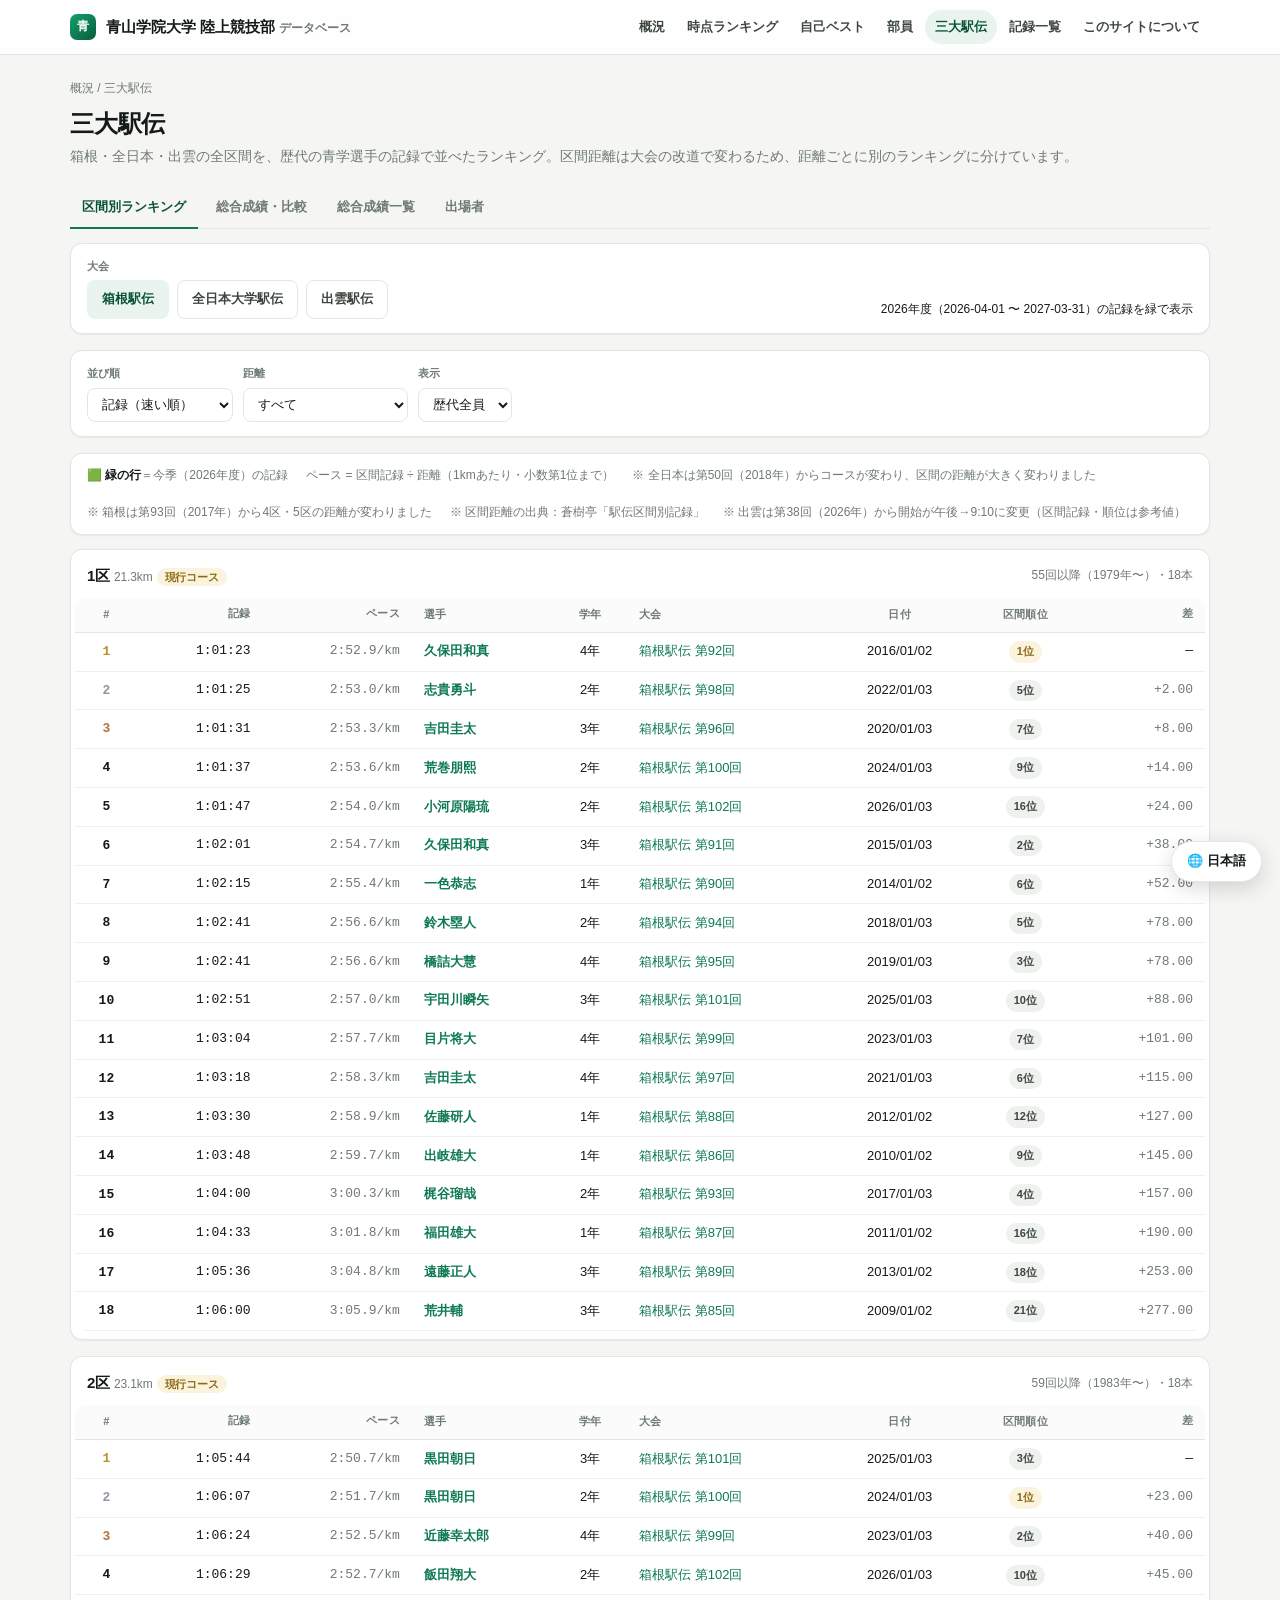
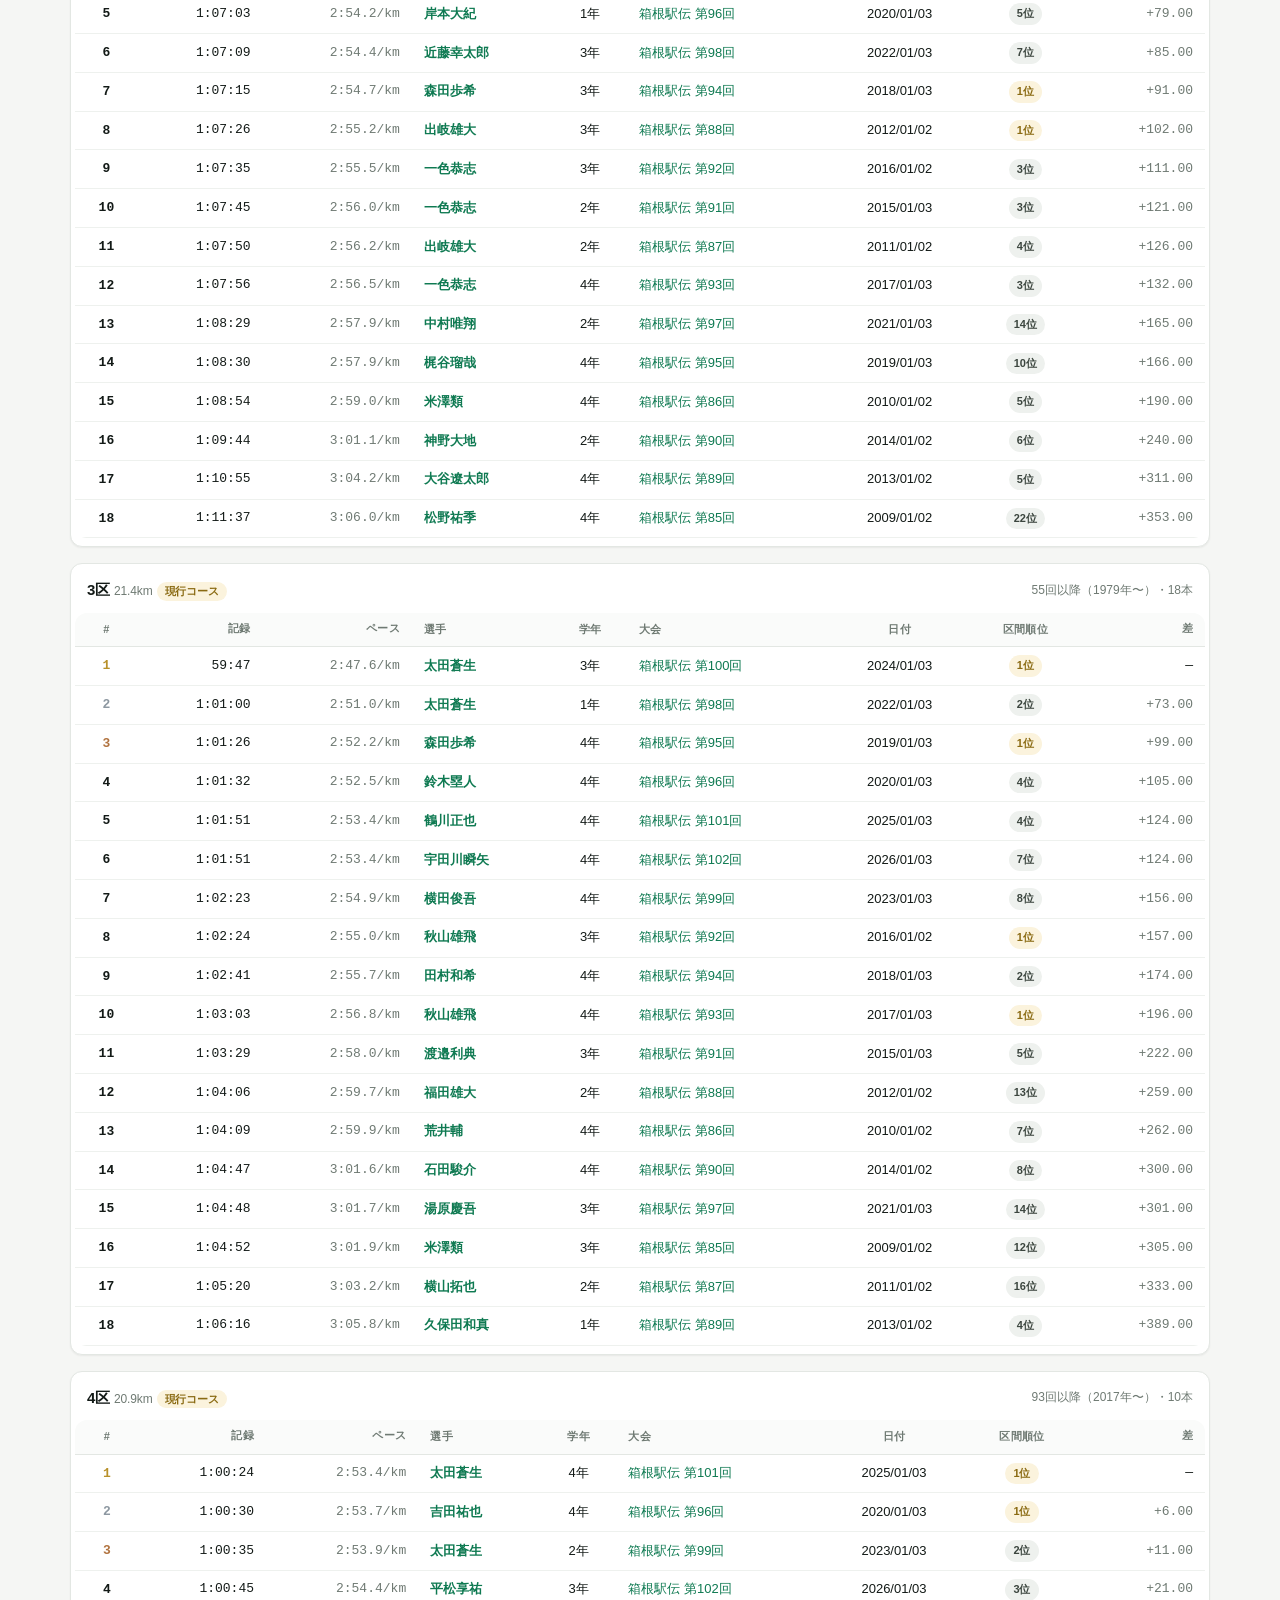
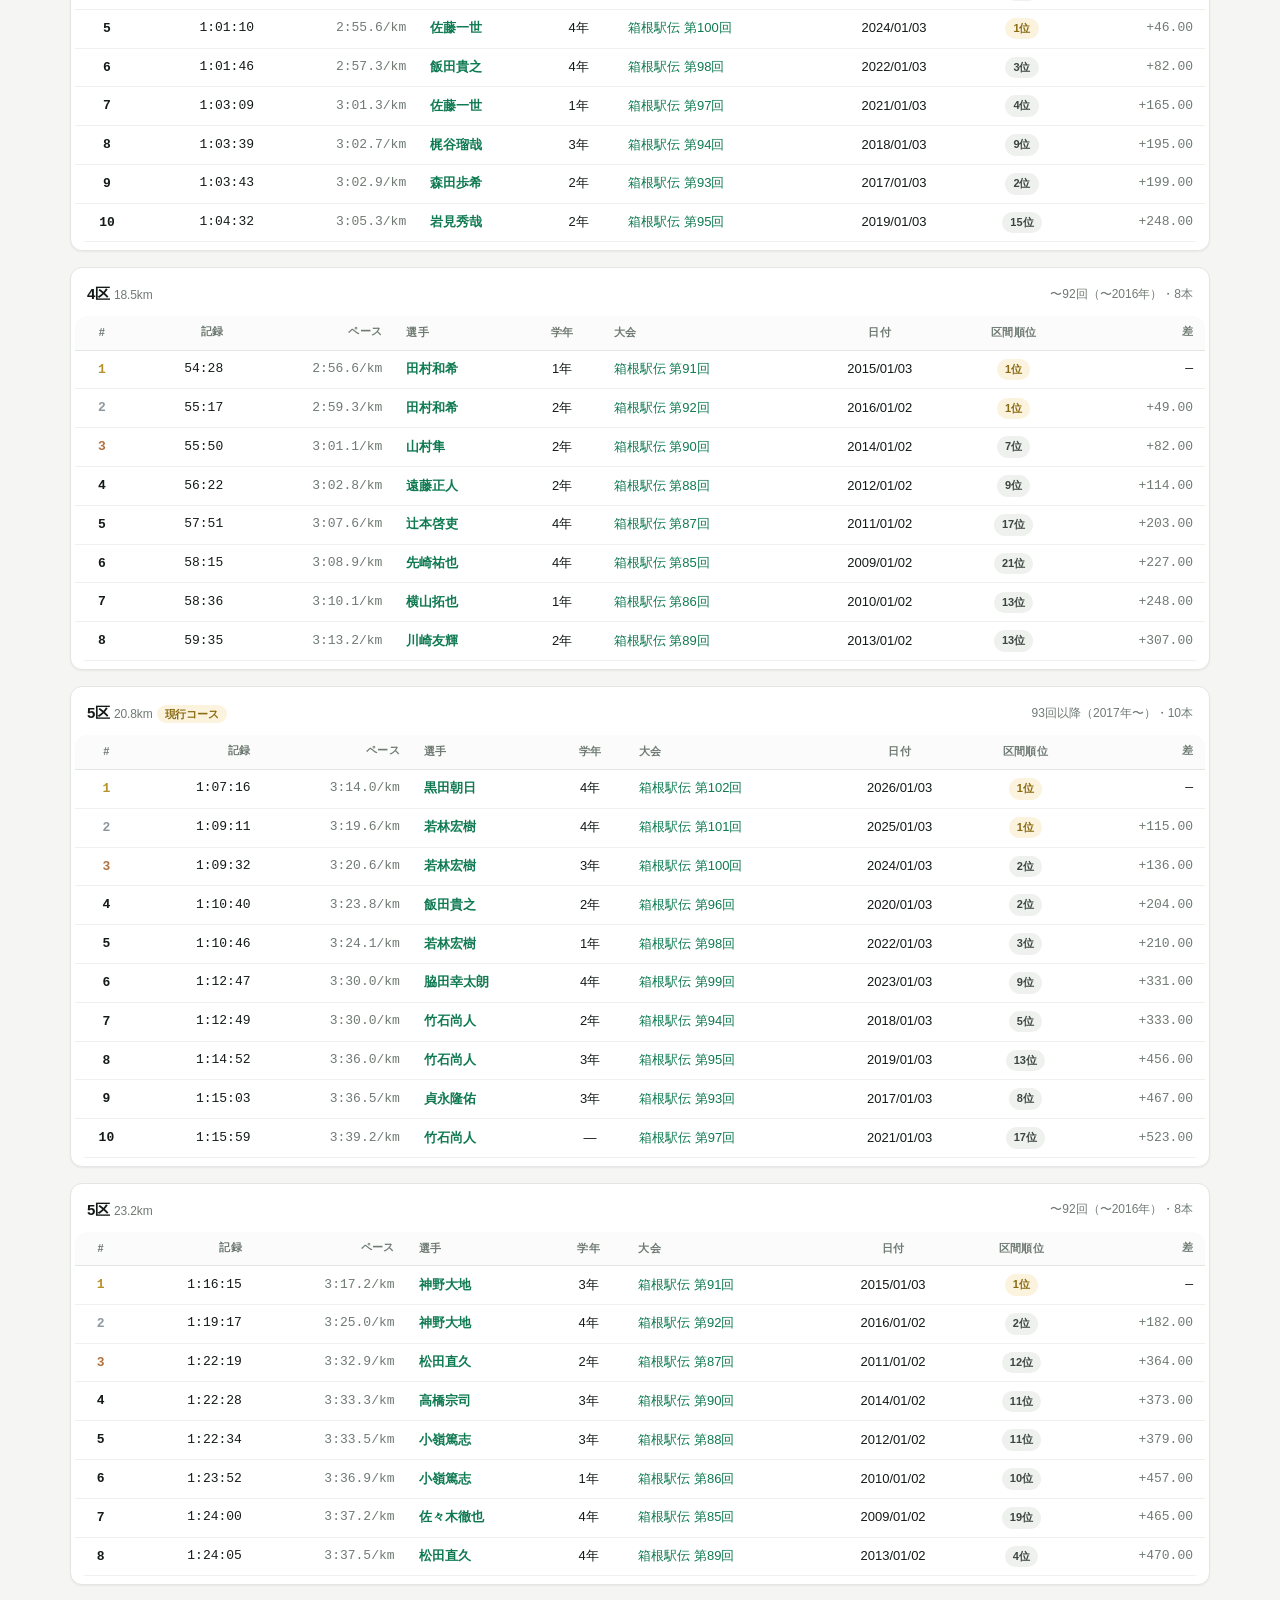
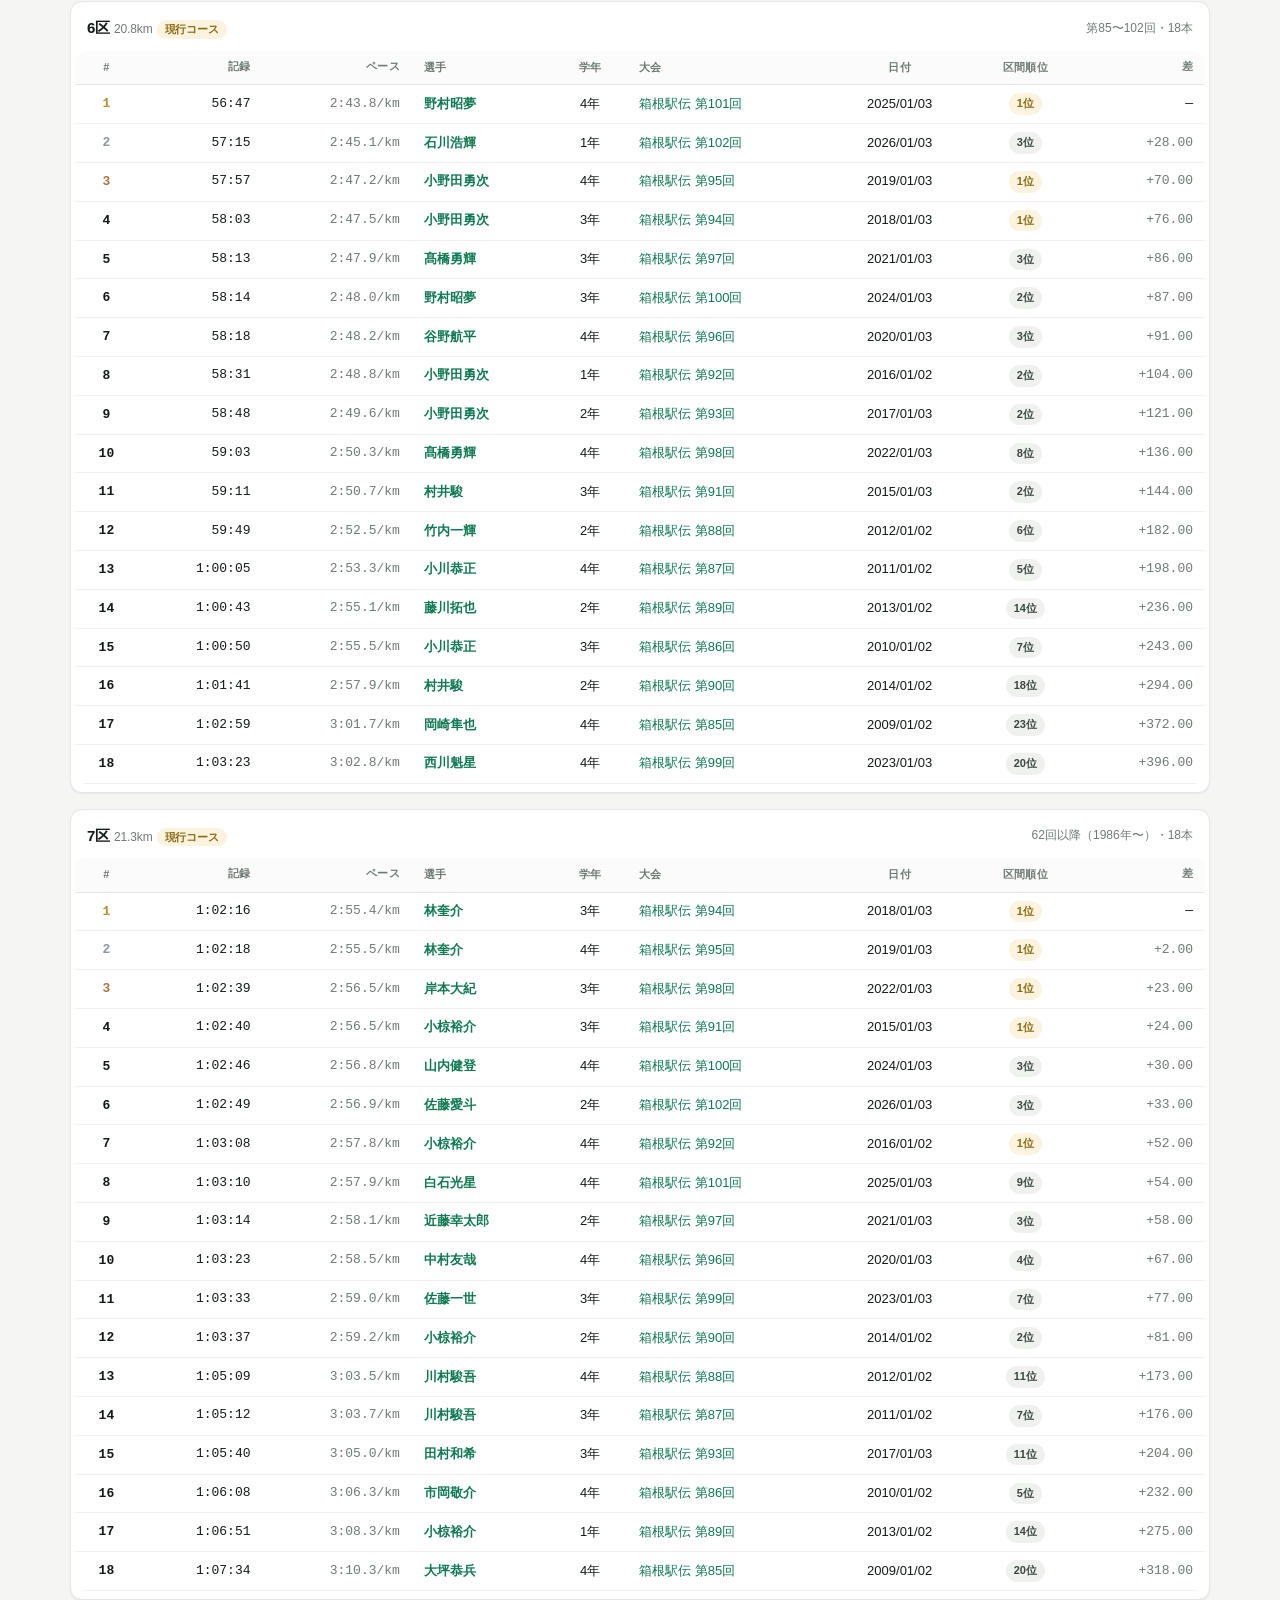
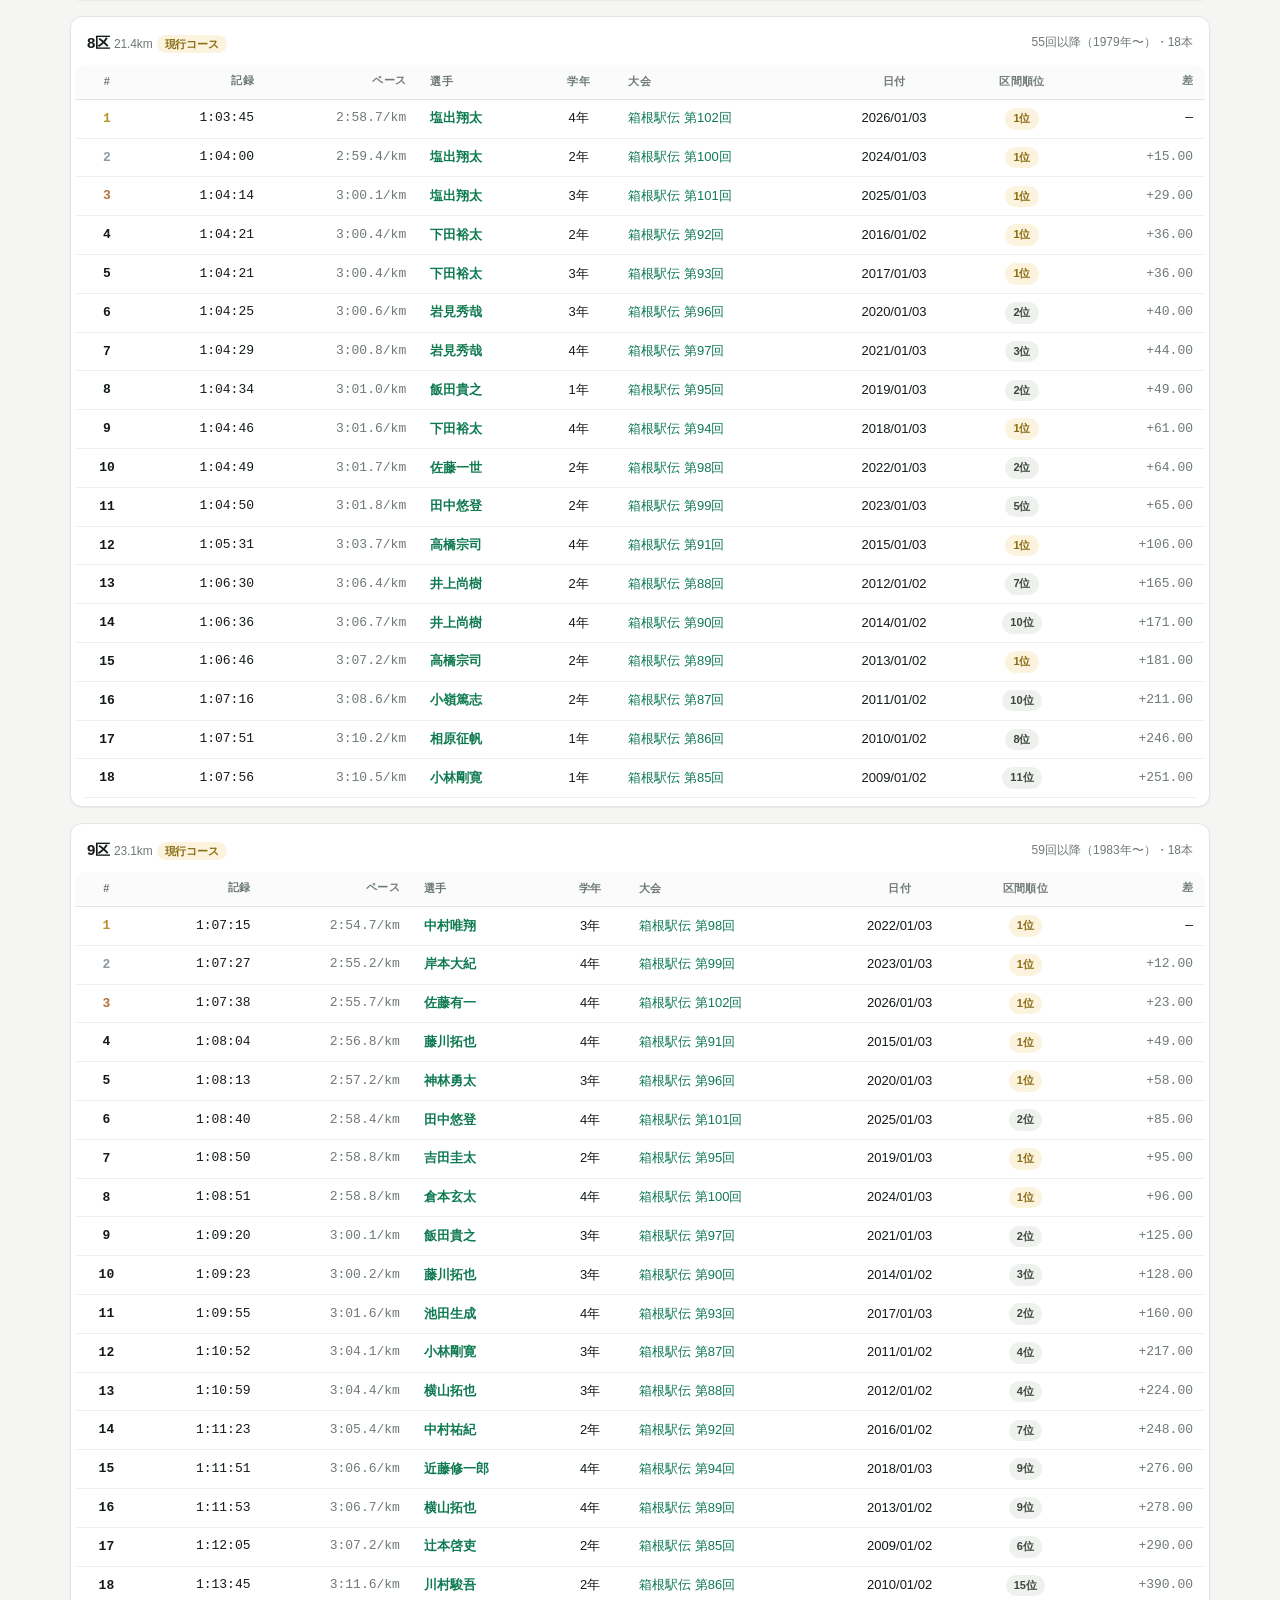
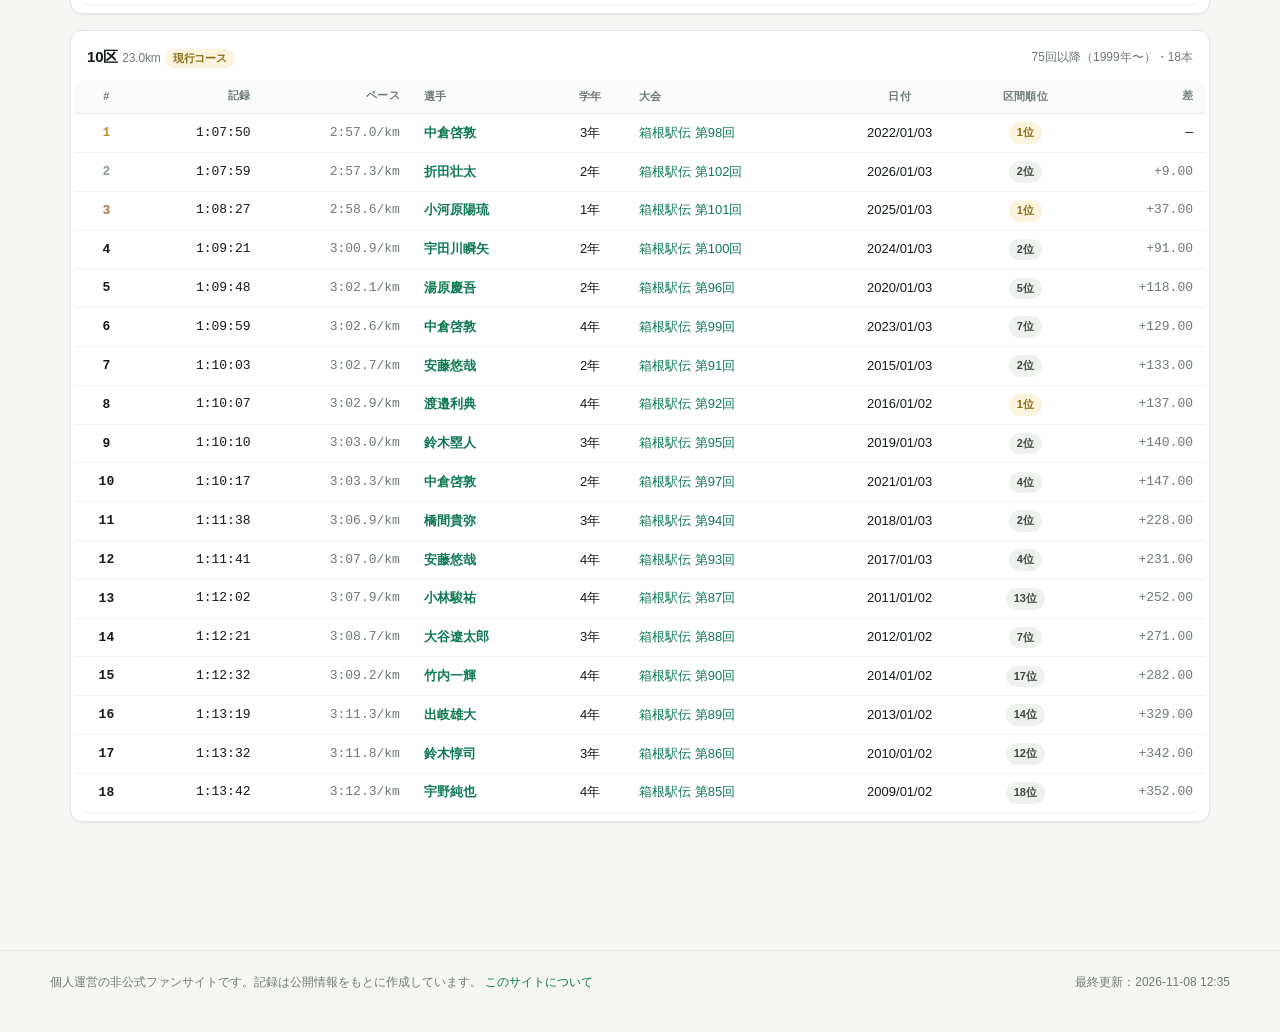
<file: ekiden-interval.html>
<!doctype html>
<html lang="ja">
<head>
<meta charset="utf-8">
<meta name="viewport" content="width=device-width, initial-scale=1">
<title>三大駅伝 | 青山学院大学 陸上競技部</title>
<link rel="stylesheet" href="assets/style.css">
</head>
<body>
<header data-site-header></header>

<main>
  <div class="breadcrumb"><a href="index.html">概況</a> / 三大駅伝</div>
  <section class="page-head">
    <h1 id="pageTitle">三大駅伝</h1>
    <p id="pageLead">箱根・全日本・出雲の全区間を、歴代の青学選手の記録で並べたランキング。区間距離は大会の改道で変わるため、距離ごとに別のランキングに分けています。</p>
  </section>

  <!-- 第1层：页面级切换（区間別 / 総合成績） -->
  <div class="tabs" id="modeTabs">
    <button type="button" data-mode="interval" class="active">区間別ランキング</button>
    <button type="button" data-mode="total">総合成績・比較</button>
    <button type="button" data-mode="results">総合成績一覧</button>
    <button type="button" data-mode="members">出場者</button>
  </div>

  <!-- 第2层：大会（三大駅伝） -->
  <section class="controls" id="relayControls">
    <div class="field">
      <label>大会</label>
      <div class="pill-row" id="relayTabs"></div>
    </div>
    <div class="field" id="totalSortField" hidden>
      <label>並び順</label>
      <select id="totalSort">
        <option value="date">年度（新しい順）</option>
        <option value="total">総合成績（速い順）</option>
      </select>
    </div>
    <div class="field" style="margin-left:auto;align-self:flex-end">
      <label style="visibility:hidden">·</label>
      <span class="hint" id="seasonBadge" style="font-size:12px"></span>
    </div>
  </section>

  <section class="controls" id="resultControls" hidden>
    <div class="field">
      <label>並び順</label>
      <select id="resultSort">
        <option value="date_desc">日付（新しい順）</option>
        <option value="date_asc">日付（古い順）</option>
        <option value="round_desc">届数（新しい順）</option>
        <option value="round_asc">届数（古い順）</option>
        <option value="total_asc">総合成績（速い順）</option>
        <option value="total_desc">総合成績（遅い順）</option>
      </select>
    </div>
    <div class="field" style="margin-left:auto;align-self:flex-end">
      <span class="hint" id="resultCount"></span>
    </div>
  </section>

  <!-- 第3层：区間別だけの絞り込み -->
  <section class="controls" id="detailControls">
    <div class="field" id="sortField">
      <label>並び順</label>
      <select id="sortBy">
        <option value="record">記録（速い順）</option>
        <option value="round_desc">届数（新しい順）</option>
        <option value="round_asc">届数（古い順）</option>
      </select>
    </div>
    <div class="field" id="distField">
      <label>距離</label>
      <select id="distFilter"><option value="">すべて</option></select>
    </div>
    <div class="field" id="scopeField">
      <label>表示</label>
      <select id="scope">
        <option value="all">歴代全員</option>
        <option value="active">現役のみ</option>
      </select>
    </div>
  </section>

  <section class="card" id="legendCard" style="margin-bottom:14px;padding:12px 16px">
    <div style="display:flex;gap:18px;flex-wrap:wrap;font-size:12px;color:var(--muted)">
      <span class="hint">🟩 <b style="color:var(--ink)">緑の行</b>＝今季（<span id="seasonLabel">—</span>）の記録</span>
      <span class="hint">ペース = 区間記録 ÷ 距離（1kmあたり・小数第1位まで）</span>
      <span class="hint">※ 全日本は第50回（2018年）からコースが変わり、区間の距離が大きく変わりました</span>
      <span class="hint">※ 箱根は第93回（2017年）から4区・5区の距離が変わりました</span>
      <span class="hint">※ 区間距離の出典：蒼樹亭「駅伝区間別記録」</span>
      <span class="hint">※ 出雲は第38回（2026年）から開始が午後→9:10に変更（区間記録・順位は参考値）</span>
    </div>
  </section>

  <!-- 出場者モードの絞り込み -->
  <section class="controls" id="memberControls" hidden>
    <div class="field">
      <label>性別</label>
      <div class="pill-row" id="mSexTabs"></div>
    </div>
    <div class="field">
      <label>対象</label>
      <select id="mScope">
        <option value="all">歴代全員</option>
        <option value="active">現役のみ</option>
      </select>
    </div>
    <div class="field">
      <label>入学年</label>
      <select id="mYear"><option value="">すべて</option></select>
    </div>
    <div class="field">
      <label>並び順</label>
      <select id="mSort">
        <option value="year">入学年（新しい順）</option>
        <option value="runs">出走回数（多い順）</option>
        <option value="name">氏名順</option>
      </select>
    </div>
    <div class="field" style="flex:1;min-width:180px">
      <label>検索</label>
      <input type="search" id="mQ" placeholder="氏名で検索">
    </div>
    <div class="field" style="margin-left:auto;align-self:flex-end">
      <span class="hint" id="mCount" style="font-size:12px"></span>
    </div>
  </section>

  <section class="card" id="memberLegend" hidden style="margin-bottom:14px;padding:12px 16px">
    <div style="display:flex;gap:18px;flex-wrap:wrap;font-size:12px;color:var(--muted);align-items:center">
      <span>区間順位：<b class="ek-key r1">1位</b> <b class="ek-key r2">2位</b> <b class="ek-key r3">3位</b> ／ 4位以下は色なし</span>
      <span><b style="color:var(--danger)">赤字</b>＝区間新記録</span>
      <span id="mCoverage"></span>
    </div>
  </section>

  <div id="out"></div>
  <div id="membersOut" class="ek-grid" hidden></div>
</main>

<footer data-site-footer></footer>

<script type="module">
import { loadStore, formatScore, currentSeason, academicYear, scoreText } from "./assets/store.js";
import { mountLayout, setGeneratedAt, renderTable, fmtDate, gradeLabel, esc, qs } from "./assets/ui.js";
import { lineChart } from "./assets/charts.js";
import { t } from "./assets/i18n.js";
import { MAJOR_RELAYS, majorRecords, ekidenMatrixHtml } from "./assets/ekiden-matrix.js";

const store = await loadStore();
mountLayout("ekiden-interval.html");
setGeneratedAt(store.generatedAt);

const season = currentSeason();
const todayISO = new Date().toISOString().slice(0, 10);
document.getElementById("seasonLabel").textContent = season.label;

/**
 * 三大驿传。base = 第1回的西暦（第N回 = base + N 年）。
 * eras = 改道以后各区间用的距离。只在「距离变过」的区间登记，
 * 没登记的区间就按成绩里带的距离自动分组。
 * 数值来自苍树亭的区間別記録（全日本=50回以降/出雲=26回以降/箱根=93回以降）。
 */
const RELAYS = [
  {
    key: "箱根駅伝", match: /箱根駅伝/, base: 1924,
    eras: {
      1: [{ from: 55, km: 21.3 }],
      2: [{ from: 59, km: 23.1 }],
      3: [{ from: 55, km: 21.4 }],
      4: [{ to: 92, km: 18.5 }, { from: 93, km: 20.9 }],
      5: [{ to: 92, km: 23.2 }, { from: 93, km: 20.8 }],
      6: [{ km: 20.8 }],
      7: [{ from: 62, km: 21.3 }],
      8: [{ from: 55, km: 21.4 }],
      9: [{ from: 59, km: 23.1 }],
      10: [{ from: 75, km: 23.0 }],
    },
  },
  {
    key: "全日本大学駅伝", match: /全日本大学駅伝/, base: 1968,
    eras: {
      1: [{ to: 49, km: 14.6 }, { from: 50, km: 9.5 }],
      2: [{ to: 49, km: 13.2 }, { from: 50, km: 11.1 }],
      3: [{ to: 49, km: 9.5 }, { from: 50, km: 11.9 }],
      4: [{ to: 49, km: 14.0 }, { from: 50, km: 11.8 }],
      5: [{ to: 49, km: 11.6 }, { from: 50, km: 12.4 }],
      6: [{ to: 49, km: 12.3 }, { from: 50, km: 12.8 }],
      7: [{ to: 49, km: 11.9 }, { from: 50, km: 17.6 }],
      8: [{ km: 19.7 }],
    },
  },
  {
    key: "出雲駅伝", match: /出雲駅伝/, base: 1988,
    eras: {
      1: [{ from: 21, km: 8.0 }],
      2: [{ from: 21, km: 5.8 }],
      3: [{ to: 25, km: 7.9 }, { from: 26, km: 8.5 }],
      4: [{ from: 21, km: 6.2 }],
      5: [{ from: 21, km: 6.4 }],
      6: [{ from: 21, km: 10.2 }],
    },
  },
];

const qRelay = qs("relay");
let relayIndex = Math.max(0, RELAYS.findIndex((r) => r.key === qRelay));
// 表示モード：区間別 / 総合成績（全大会の総合記録と、大会をまたいだ比較）
let mode = ["total", "results", "members"].includes(qs("mode")) ? qs("mode") : "interval";
// 総合成績モードの大会タブ：-1 = すべて（?relay= が来ていればその大会）
let totalRelay = qRelay && RELAYS.some((r) => r.key === qRelay) ? relayIndex : -1;
let totalSort = qs("sort") === "total" ? "total" : "date";
document.getElementById("totalSort").value = totalSort;
let resultSort = ["date_desc", "date_asc", "round_desc", "round_asc", "total_asc", "total_desc"].includes(qs("rsort"))
  ? qs("rsort") : "date_desc";

/**
 * 回ごとの特記事項。一覧では短いバッジ（マウスを乗せると全文）で表示する。
 * key は ekiden-record の roundName と同じ「駅伝名/回次」。
 */
const ROUND_NOTES = {
  "出雲駅伝/第38回": {
    badge: { ja: "9:10開始", zh: "9:10起跑" },
    note: {
      ja: "第38回（2026年）は開始時刻が午後から9:10に変更された大会。コンディションが従来と異なるため、区間記録・順位は参考値として見てください。",
      zh: "第38届（2026年）起跑时间由下午提前到 9:10。比赛条件与以往不同，区间记录与排名仅供参考。",
    },
  },
};

const $sortBy = document.getElementById("sortBy");
const $scope = document.getElementById("scope");
const $dist = document.getElementById("distFilter");
const $out = document.getElementById("out");
const $totalSort = document.getElementById("totalSort");
const $totalSortField = document.getElementById("totalSortField");
const $resultSort = document.getElementById("resultSort");
$resultSort.value = resultSort;

/** "21.3km" → 21.3 */
const kmOf = (d) => {
  const m = String(d || "").match(/([\d.]+)\s*km/i);
  return m ? Number(m[1]) : null;
};
const paceSec = (sec, dist) => (sec && dist ? sec / dist : null);

/** 1kmあたりのペース。小数第1位まで（2:51.5 /km） */
function fmtPace(sec) {
  if (sec == null || !Number.isFinite(sec)) return "—";
  const v = Math.round(sec * 10) / 10;
  const m = Math.floor(v / 60);
  const s = v - m * 60;
  return `${m}:${s.toFixed(1).padStart(4, "0")}`;
}

/** 这一届是第几回（比赛名没写就用年份推） */
function roundNoOf(relay, round) {
  const m = String((round && round.round) || "").match(/第\s*(\d+)\s*回/);
  if (m) return Number(m[1]);
  const y = Number(String((round && round.date) || "").slice(0, 4));
  return y ? y - relay.base : null;
}

/** 该距离属于哪一代（拿得到就用正式的「第N回以降（年份〜）」说法） */
function eraNote(relay, interval, km) {
  const list = relay.eras && relay.eras[interval];
  if (!list || km == null) return null;
  const e = list.find((x) => x.km === km);
  if (!e) return null;
  const year = (n) => relay.base + n;
  if (e.from != null && e.to != null) {
    return { ja: `${e.from}〜${e.to}回（${year(e.from)}〜${year(e.to)}年）`,
             zh: `第${e.from}〜${e.to}届（${year(e.from)}〜${year(e.to)}年）` };
  }
  if (e.from != null) {
    return { ja: `${e.from}回以降（${year(e.from)}年〜）`, zh: `第${e.from}届以后（${year(e.from)}年起）` };
  }
  if (e.to != null) {
    return { ja: `〜${e.to}回（〜${year(e.to)}年）`, zh: `〜第${e.to}届（〜${year(e.to)}年）` };
  }
  return null;
}

/** 拿不到世代定义时，退而用实际收录的回次范围 */
function rangeNote(roundNos) {
  const ns = roundNos.filter((n) => n != null);
  if (!ns.length) return null;
  const a = Math.min(...ns);
  const b = Math.max(...ns);
  return a === b
    ? { ja: `第${a}回`, zh: `第${a}届` }
    : { ja: `第${a}〜${b}回`, zh: `第${a}〜${b}届` };
}

function renderTabs() {
  const el = document.getElementById("relayTabs");
  if (mode === "total" || mode === "results") {
    el.innerHTML = `<button class="btn ghost ${totalRelay === -1 ? "active" : ""}" data-i="-1">${t("すべて", "全部")}</button>`
      + RELAYS.map((r, i) => `<button class="btn ghost ${i === totalRelay ? "active" : ""}" data-i="${i}">${r.key}</button>`).join("");
    el.querySelectorAll("[data-i]").forEach((b) =>
      b.addEventListener("click", () => { totalRelay = Number(b.dataset.i); render(); }));
    return;
  }
  el.innerHTML = RELAYS.map((r, i) =>
    `<button class="btn ghost ${i === relayIndex ? "active" : ""}" data-i="${i}">${r.key}</button>`).join("");
  el.querySelectorAll("[data-i]").forEach((b) =>
    b.addEventListener("click", () => { relayIndex = Number(b.dataset.i); render(); }));
}

function renderModeTabs() {
  document.querySelectorAll("#modeTabs [data-mode]").forEach((b) => {
    b.classList.toggle("active", b.dataset.mode === mode);
    b.onclick = () => { if (mode === b.dataset.mode) return; mode = b.dataset.mode; render(); };
  });
}

// ---------- 出場者モード ----------
const MEMBER_RELAY_IDS = () => MAJOR_RELAYS.map((r) => {
  const item = store.ekidenItems.find((i) => r.match.test(i.name));
  return { ...r, itemId: item ? item.id : null };
});
let memberSex = qs("sex") === "女" ? "女" : "男";

/** 三大駅伝に出場した選手（出場回数つき） */
function memberCollect() {
  const byStudent = new Map();
  for (const s of store.students) {
    const list = majorRecords(store, s.id);
    if (!list.length) continue;
    const count = {};
    for (const x of list) count[x.relay] = (count[x.relay] || 0) + 1;
    byStudent.set(s.id, { student: s, count });
  }
  return byStudent;
}

function renderMemberCoverage() {
  const parts = MEMBER_RELAY_IDS().map(({ key, itemId }) => {
    const rounds = store.ekidenRounds.filter((r) => r.ekidenItemId === itemId);
    if (!rounds.length) return null;
    const first = rounds.slice().sort((a, b) => String(a.date || "").localeCompare(String(b.date || "")))[0];
    return `${key} ${first.round}（${String(first.date).slice(0, 4)}年）〜`;
  }).filter(Boolean);
  document.getElementById("mCoverage").innerHTML = `収録データ：${esc(parts.join(" ／ "))}`;
}

function renderMemberSexTabs() {
  const n = (k) => store.studentsBySex(k).length;
  const el = document.getElementById("mSexTabs");
  el.innerHTML = ["男", "女"].map((k) =>
    `<button type="button" class="btn ghost${k === memberSex ? " active" : ""}" data-msex="${k}">${k === "男" ? "男子" : "女子"} <span style="opacity:.6">${n(k)}</span></button>`
  ).join("");
  el.querySelectorAll("[data-msex]").forEach((b) =>
    b.addEventListener("click", () => { memberSex = b.dataset.msex; renderMembers(); }));
}

function renderMemberYears() {
  const years = [...new Set(store.studentsBySex(memberSex).map((s) => s.enrollmentYear).filter(Boolean))].sort().reverse();
  const sel = document.getElementById("mYear");
  const cur = sel.value;
  sel.innerHTML = `<option value="">${t("すべて", "全部")}</option>`
    + years.map((y) => `<option value="${y}">${y}年</option>`).join("");
  if (years.includes(cur)) sel.value = cur;
}

function memberList() {
  const byStudent = memberCollect();
  let rows = [...byStudent.values()];
  rows = rows.filter((x) => (x.student.sex || "男") === memberSex);
  const scope = document.getElementById("mScope").value;
  const activeIds = new Set(store.rosterAsOf(todayISO).map((s) => s.id));
  if (scope === "active") rows = rows.filter((x) => activeIds.has(x.student.id));
  const y = document.getElementById("mYear").value;
  if (y) rows = rows.filter((x) => String(x.student.enrollmentYear) === y);
  const q = document.getElementById("mQ").value.trim().toLowerCase();
  if (q) rows = rows.filter((x) => (x.student.name + (x.student.kanaName || "")).toLowerCase().includes(q));
  const runs = (x) => MAJOR_RELAYS.reduce((n, r) => n + (x.count[r.key] || 0), 0);
  const byYear = (a, b) => String(b.student.enrollmentYear || "").localeCompare(String(a.student.enrollmentYear || ""))
    || a.student.name.localeCompare(b.student.name, "ja");
  const sortKey = document.getElementById("mSort").value;
  if (sortKey === "runs") return rows.sort((a, b) => runs(b) - runs(a) || byYear(a, b));
  if (sortKey === "name") return rows.sort((a, b) => a.student.name.localeCompare(b.student.name, "ja"));
  return rows.sort(byYear);
}

function renderMembers() {
  renderMemberSexTabs();
  renderMemberYears();
  const rows = memberList();
  document.getElementById("mCount").textContent = `${rows.length} ${t("名", "人")}`;
  const out = document.getElementById("membersOut");
  out.textContent = "";
  if (!rows.length) { out.innerHTML = `<div class="card empty">${t("該当する選手がいません", "没有符合条件的选手")}</div>`; return; }
  const activeIds = new Set(store.rosterAsOf(todayISO).map((s) => s.id));
  for (const { student, count } of rows) {
    const counts = MAJOR_RELAYS.map((r) => count[r.key] ? `${r.key}${count[r.key]}回` : null)
      .filter(Boolean).join("・");
    const bestOf = (item) => store.pbAsOf(student.id, item, null, { include: "enrolled" });
    const hsRec = (store.recordsByStudent.get(student.id) || [])
      .find((x) => x.item === "five_5000m" && /高校時代/.test((x.remark || "") + (x.competitionName || "")));
    const hsPb = student.enrollment5000m || (hsRec ? scoreText(hsRec) : null);
    const pbText = (rec) => (rec ? scoreText(rec) : "—");
    const infoRows = [
      ["5000m", pbText(bestOf("five_5000m"))],
      ["10000m", pbText(bestOf("ten_10000m"))],
      ["ハーフ", pbText(bestOf("half_marathon"))],
      ["高校PB", hsPb || "—"],
    ].map(([label, v]) => `<span><b>${label}</b>${esc(v)}</span>`).join("");
    const card = document.createElement("section");
    card.className = "card pad-0 ek-card";
    card.innerHTML = `<div class="card-title" style="padding:12px 12px 0">
        <h3><a href="player.html?id=${student.id}">${esc(student.name)}</a></h3>
        <span class="hint">${student.enrollmentYear || "—"}年入学${(student.sex || "男") === "女" ? " ／ 女子" : ""}
          ／ ${activeIds.has(student.id) ? gradeLabel(store.gradeAt(student, todayISO)) || "在籍" : "OB"}${counts ? ` ／ ${esc(counts)}` : ""}</span>
      </div>
      <div class="ek-info">${infoRows}</div>
      <div style="padding:0 8px 10px">${ekidenMatrixHtml(store, student.id)}</div>`;
    out.append(card);
  }
  renderMemberCoverage();
}

function recordsFor(relay) {
  const item = store.ekidenItems.find((i) => relay.match.test(i.name));
  if (!item) return [];
  const rounds = store.ekidenRounds.filter((r) => r.ekidenItemId === item.id);
  const roundById = new Map(rounds.map((r) => [r.id, r]));
  const activeIds = new Set(store.rosterAsOf(new Date().toISOString().slice(0, 10)).map((s) => s.id));
  return store.ekidenRecords
    .filter((r) => roundById.has(r.ekidenRoundId) && r.seconds != null && r.interval != null)
    .map((r) => {
      const round = roundById.get(r.ekidenRoundId);
      const s = store.student(r.studentId);
      const dist = kmOf(r.distance);
      return {
        record: r, round, student: s, dist,
        roundNo: roundNoOf(relay, round),
        pace: paceSec(r.seconds, dist),
        grade: s ? store.gradeOfRecord(r, s) : null,
        current: round.date >= season.from && round.date <= season.to,
        active: s ? activeIds.has(s.id) : false,
      };
    });
}

/** 每个区间「最新的一届」用的距离＝现行コース */
function currentDistance(rows) {
  const m = new Map();
  for (const r of rows) {
    const key = r.record.interval;
    const cur = m.get(key);
    if (!cur || String(r.round.date || "") > cur.date) m.set(key, { date: String(r.round.date || ""), distance: r.record.distance });
  }
  return m;
}

/** 大会ごとの「総合成績」（全区間の合計タイム） */
function relayTotals(relay) {
  const item = store.ekidenItems.find((i) => relay.match.test(i.name));
  if (!item) return [];
  const rounds = store.ekidenRounds.filter((r) => r.ekidenItemId === item.id);
  const out = [];
  for (const round of rounds) {
    const recs = store.ekidenRecordsByRound.get(round.id) || [];
    const valid = recs.filter((r) => r.seconds != null);
    if (!valid.length) continue;
    const total = valid.reduce((n, r) => n + r.seconds, 0);
    const dist = recs.reduce((n, r) => n + (kmOf(r.distance) || 0), 0);
    out.push({
      relay, round, recs, valid, total, dist,
      pace: dist ? total / dist : null,
      teamRank: recs.map((r) => r.teamRank).filter((x) => x != null).pop() ?? null,
      awards: recs.filter((r) => r.rank === 1).length,
      current: round.date >= season.from && round.date <= season.to,
    });
  }
  return out.sort((a, b) => String(a.round.date).localeCompare(String(b.round.date)));
}

const legendHtml = document.getElementById("legendCard").innerHTML;

function renderLegend() {
  const el = document.getElementById("legendCard");
  if (mode === "total") {
    el.innerHTML = `<div style="display:flex;gap:18px;flex-wrap:wrap;font-size:12px;color:var(--muted)">
      <span>${t("総合記録＝その大会の全区間を走った合計タイム（箱根10・全日本8・出雲6）", "综合成绩＝该大会全部区间的合计时间（箱根10・全日本8・出云6）")}</span>
      <span>${t("平均ペース＝総合記録 ÷ 総距離。大会が違っても同じ軸で比べられます", "平均配速＝综合成绩 ÷ 总距离。不同大会也能在同一坐标比较")}</span>
      <span>${t("団体順位＝各大会の青学総合順位", "团体名次＝各大会青学的综合名次")}</span>
      <span>${t("🟩 緑の行＝今季の大会", "🟩 绿色行＝本赛季的大会")}</span>
    </div>`;
    return;
  }
  if (mode === "results") {
    el.innerHTML = `<div style="display:flex;gap:18px;flex-wrap:wrap;font-size:12px;color:var(--muted)">
      <span>${t("1大会1行で、青学の総合成績・平均ペース・団体順位・区間賞数を表示します", "每届一行显示青学综合成绩、平均配速、团体名次与区间奖数量")}</span>
      <span>${t("日付・届数・総合成績で並べ替えられます", "可按日期、届数、综合成绩排序")}</span>
    </div>`;
    return;
  }
  el.innerHTML = legendHtml;
  const sl = document.getElementById("seasonLabel");
  if (sl) sl.textContent = season.label;
}

/** 総合成績モード：年度ごとに三大駅伝の団体順位を横並びで比較 */
function teamRankComparison(list) {
  const bySeason = new Map();
  for (const item of list) {
    const year = academicYear(item.round.date);
    if (year == null) continue;
    if (!bySeason.has(year)) bySeason.set(year, {});
    bySeason.get(year)[item.relay.key] = item;
  }
  const seasons = [...bySeason.entries()].sort((a, b) => b[0] - a[0]);
  const cell = (item) => {
    if (!item) return `<span class="team-rank-missing">—</span>`;
    const rank = item.teamRank ? `${item.teamRank}位` : "—";
    const rankClass = item.teamRank === 1 ? " rank-first"
      : item.teamRank === 2 ? " rank-second"
        : item.teamRank === 3 ? " rank-third" : "";
    return `<a class="team-rank-cell${rankClass}"
        href="race.html?type=ekiden&id=${item.round.id}"
        title="${esc(item.relay.key)} ${esc(item.round.round)}：総合${rank} ／ 区間賞${item.awards}">
        <span class="team-rank-line"><b>${rank}</b><small>${esc(item.round.round)}</small></span>
        <span class="team-rank-awards${item.awards > 0 ? " has-awards" : ""}">${t("区間賞", "区间奖")} <b>${item.awards}</b></span>
      </a>`;
  };
  const card = document.createElement("section");
  card.className = "card pad-0 team-rank-card";
  card.innerHTML = `<div class="card-title" style="padding:16px 16px 0">
      <h3>${t("団体順位の年度別比較", "团体名次按年度对比")}</h3>
      <span class="hint">${t("箱根・全日本・出雲の青学総合順位と区間賞数", "箱根・全日本・出云青学综合名次与区间奖数")}</span>
    </div>
    <div class="table-wrap team-rank-wrap">
      <table class="data team-rank-table">
        <thead><tr><th>${t("年度", "年度")}</th>${RELAYS.map((relay) => `<th>${esc(relay.key)}</th>`).join("")}</tr></thead>
        <tbody>${seasons.map(([year, ranks]) => `<tr>
          <th scope="row">${year}${t("年度", "年度")}</th>
          ${RELAYS.map((relay) => `<td>${cell(ranks[relay.key])}</td>`).join("")}
        </tr>`).join("")}</tbody>
      </table>
    </div>`;
  $out.append(card);
}

/** 総合成績モード：全大会の総合記録一覧＋大会をまたいだ比較 */
function renderTotals() {
  const relays = totalRelay < 0 ? RELAYS : [RELAYS[totalRelay]];
  const useTotalSort = totalSort === "total" && totalRelay >= 0;
  const list = relays.flatMap((r) => relayTotals(r))
    .sort((a, b) => useTotalSort
      ? a.total - b.total
      : String(b.round.date).localeCompare(String(a.round.date)));
  list.forEach((x) => { x.__cls = x.current ? "row-current" : ""; });
  $out.textContent = "";

  if (totalRelay < 0) teamRankComparison(list);

  // 1) 平均ペースの推移（大会が違っても同じ軸で比べられる）
  const paceSeries = RELAYS.map((relay) => ({
    name: relay.key,
    points: relayTotals(relay).filter((x) => x.pace != null)
      .map((x) => ({ x: x.round.date, y: x.pace, meta: x })),
  })).filter((s) => s.points.length);
  const paceCard = document.createElement("section");
  paceCard.className = "card";
  paceCard.style.marginBottom = "16px";
  paceCard.innerHTML = `<div class="card-title">
      <h3>${t("平均ペースの推移（大会別）", "平均配速推移（按大会）")}</h3>
      <span class="hint">${t("総合記録 ÷ 総距離。大会が違っても同じ軸で比べられます", "综合成绩 ÷ 总距离。不同大会也能在同一坐标比较")}</span>
    </div><div id="paceChart"></div>`;
  $out.append(paceCard);
  lineChart(paceCard.querySelector("#paceChart"), {
    series: paceSeries,
    formatY: (v) => fmtPace(v),
    tooltip: (p) => `<div style="opacity:.7">${p.meta.round.date} ／ ${esc(p.meta.relay.key)} ${esc(p.meta.round.round)}</div>
      <div><b>${fmtPace(p.y)}/km</b></div>
      <div style="opacity:.7">${t("総合", "综合")} ${formatScore(p.meta.total, false)}${p.meta.teamRank ? ` ／ ${t("団体", "团体")} ${p.meta.teamRank}位` : ""}</div>`,
    emptyText: t("データがありません", "没有数据"),
  });

  // 2) 大会ごとの総合成績＋全区間（年度の新しい順）
  if (!list.length) {
    $out.insertAdjacentHTML("beforeend", `<div class="card empty">${t("データがありません", "没有数据")}</div>`);
    return;
  }
  for (const x of list) {
    const recs = x.recs.filter((r) => r.interval != null)
      .sort((a, b) => a.interval - b.interval);
    const details = document.createElement("details");
    details.className = "card pad-0 edition" + (x.current ? " row-current" : "");
    details.open = true;
    details.style.marginBottom = "12px";
    details.innerHTML = `<summary class="edition-head">
        <span class="edition-round">${esc(x.relay.key)} ${esc(x.round.round)}</span>
        <span class="edition-date">${fmtDate(x.round.date)}</span>
        <span class="edition-total">${t("総合", "综合")} <b class="time">${formatScore(x.total, false)}</b></span>
        <span class="edition-pace">${x.pace ? `${fmtPace(x.pace)}/km` : ""}</span>
        ${x.teamRank ? `<span class="badge ${x.teamRank === 1 ? "gold" : ""}">${t("団体", "团体")} ${x.teamRank}位</span>` : ""}
        ${x.awards ? `<span class="badge gold">${t("区間賞", "区间奖")} ${x.awards}</span>` : ""}
        <a class="btn ghost mini" href="race.html?type=ekiden&id=${x.round.id}">${t("詳細", "详情")} →</a>
      </summary>
      <div class="body" style="padding:0 4px 8px"></div>`;
    $out.append(details);
    renderTable(details.querySelector(".body"), [
      { label: "区間", cls: "mid", render: (r) => `${r.interval}区` },
      { label: "選手", cls: "name", render: (r) => {
        const s = store.student(r.studentId);
        return s ? `<a href="player.html?id=${s.id}">${esc(s.name)}</a>` : "—";
      } },
      { label: "学年", cls: "mid", render: (r) => gradeLabel(store.gradeOfRecord(r, store.student(r.studentId))) },
      { label: "距離", cls: "num", render: (r) => esc(r.distance || "—") },
      { label: "区間記録", cls: "num", render: (r) => `<span class="time">${scoreText(r)}</span>` },
      { label: "ペース", cls: "num", render: (r) => {
        const d = kmOf(r.distance);
        return d && r.seconds ? `<span class="time" style="color:var(--muted)">${fmtPace(r.seconds / d)}/km</span>` : "—";
      } },
      { label: "区間順位", cls: "mid", render: (r) => r.rank
        ? `<span class="badge ${r.rank === 1 ? "gold" : ""}">${r.rank}位</span>` : "—" },
    ], recs, { empty: t("記録がありません", "没有记录") });
  }
}

/** 総合成績一覧：三大駅伝を1大会1行で並べる */
function renderResults() {
  const relays = totalRelay < 0 ? RELAYS : [RELAYS[totalRelay]];
  const roundNoOf = (item) => Number((String(item.round.round).match(/\d+/) || [0])[0]);
  const list = relays.flatMap((relay) => relayTotals(relay));
  list.sort((a, b) => {
    if (resultSort === "date_asc") return String(a.round.date).localeCompare(String(b.round.date));
    if (resultSort === "round_desc") return roundNoOf(b) - roundNoOf(a) || String(b.round.date).localeCompare(String(a.round.date));
    if (resultSort === "round_asc") return roundNoOf(a) - roundNoOf(b) || String(a.round.date).localeCompare(String(b.round.date));
    if (resultSort === "total_asc") return a.total - b.total;
    if (resultSort === "total_desc") return b.total - a.total;
    return String(b.round.date).localeCompare(String(a.round.date));
  });
  list.forEach((item) => { item.__cls = item.current ? "row-current" : ""; });
  const crossDistanceNote = totalRelay < 0 && resultSort.startsWith("total_")
    ? t(" ／ 距離の異なる大会をまたぐ総合成績順は参考値", " ／ 跨距离大会的综合成绩排序仅供参考")
    : "";
  document.getElementById("resultCount").textContent = `${list.length}${t("件", "条")}${crossDistanceNote}`;
  $out.textContent = "";

  const card = document.createElement("section");
  card.className = "card pad-0";
  card.innerHTML = `<div class="card-title" style="padding:16px 16px 0">
      <h3>${t("三大駅伝 総合成績一覧", "三大驿传综合成绩列表")}</h3>
      <span class="hint">${t("総合成績・ペース・団体順位・区間賞を1大会1行で表示", "每届一行显示综合成绩、配速、团体名次与区间奖")}</span>
    </div>
    <div class="body" style="padding:0 4px 8px"></div>`;
  $out.append(card);

  renderTable(card.querySelector(".body"), [
    { label: "日付", cls: "mid", render: (item) => fmtDate(item.round.date) },
    { label: "大会", cls: "name", render: (item) =>
      `<a href="race.html?type=ekiden&id=${item.round.id}">${esc(item.relay.key)} ${esc(item.round.round)}</a>` },
    { label: "総合成績", cls: "num", render: (item) => `<span class="time"><b>${formatScore(item.total, false)}</b></span>` },
    { label: "ペース", cls: "num", render: (item) =>
      item.pace ? `<span class="time" style="color:var(--muted)">${fmtPace(item.pace)}/km</span>` : "—" },
    { label: "団体順位", cls: "mid", render: (item) => {
      if (!item.teamRank) return "—";
      const cls = item.teamRank === 1 ? "gold" : item.teamRank === 2 ? "silver" : item.teamRank === 3 ? "bronze" : "";
      return `<span class="badge ${cls}">${item.teamRank}位</span>`;
    } },
    { label: "区間賞", cls: "mid", render: (item) => item.awards
      ? `<span class="result-awards">${item.awards}${t("個", "个")}</span>`
      : `<span style="color:var(--line)">0</span>` },
    { label: "詳細", cls: "mid", render: (item) =>
      `<a class="btn ghost mini" href="race.html?type=ekiden&id=${item.round.id}">${t("詳細", "详情")} →</a>` },
  ], list, { empty: t("記録がありません", "没有记录") });
}

function render() {
  renderModeTabs();
  const isTotal = mode === "total";
  const isResults = mode === "results";
  const isMembers = mode === "members";
  document.getElementById("detailControls").hidden = isTotal || isResults || isMembers;
  document.getElementById("sortField").hidden = isTotal || isResults || isMembers;
  document.getElementById("distField").hidden = isTotal || isResults || isMembers;
  document.getElementById("scopeField").hidden = isTotal || isResults || isMembers;
  document.getElementById("relayControls").hidden = isMembers;
  $totalSortField.hidden = !(isTotal && totalRelay >= 0);
  document.getElementById("resultControls").hidden = !isResults;
  document.getElementById("memberControls").hidden = !isMembers;
  document.getElementById("memberLegend").hidden = !isMembers;
  document.getElementById("out").hidden = isMembers;
  document.getElementById("membersOut").hidden = !isMembers;
  document.getElementById("legendCard").hidden = isMembers;
  document.getElementById("pageTitle").textContent = isTotal
    ? t("三大駅伝 総合成績・比較", "三大驿传 综合成绩・对比")
    : isResults
      ? t("三大駅伝 総合成績一覧", "三大驿传综合成绩列表")
    : isMembers
      ? t("三大駅伝 出場者", "三大驿传出场者")
      : t("三大駅伝", "三大驿传");
  document.getElementById("pageLead").textContent = isTotal
    ? t("箱根・全日本・出雲の各大会を新しい年度から並べ、総合成績と全区間の記録・区間順位をまとめて見られます。平均ペースで大会をまたいだ比較もできます。",
        "把箱根・全日本・出云的各届按年度从新到旧排列，同时看综合成绩和全部区间的成绩、区间排名。也能用平均配速跨大会比较。")
    : isResults
      ? t("箱根・全日本・出雲の総合成績を1大会1行で一覧表示。日付・届数・総合成績で並べ替えられます。",
          "以每届一行列出箱根・全日本・出云的综合成绩，可按日期、届数、综合成绩排序。")
    : isMembers
      ? t("箱根・全日本・出雲に一度でも出場した選手を、学年ごとにまとめました。区間1〜3位は色付き、区間新記録は赤字です。",
          "把至少参加过一次箱根・全日本・出云的选手按学年汇总。区间前 3 名有底色，区间新纪录用红字。")
      : t("箱根・全日本・出雲の全区間を、歴代の青学選手の記録で並べたランキング。区間距離は大会の改道で変わるため、距離ごとに別のランキングに分けています。",
          "把箱根・全日本・出云的每个区间按历代青学选手的成绩排名。区间距离会因改道而变化，因此按距离分开排行。");
  renderLegend();
  renderTabs();
  if (isTotal) return renderTotals();
  if (isResults) return renderResults();
  if (isMembers) return renderMembers();
  const relay = RELAYS[relayIndex];
  let rows = recordsFor(relay);
  const curDist = currentDistance(rows);

  // 距離の選択肢（登場した距離を長い順に）
  // 同じ距離が「現行の何区」「旧コースの何区」かを添える（例：19.7km（8区）／14.6km（旧1区））
  const dists = [...new Set(rows.map((r) => r.record.distance).filter(Boolean))]
    .sort((a, b) => (kmOf(b) || 0) - (kmOf(a) || 0));
  const distUses = new Map();
  for (const r of rows) {
    const d = r.record.distance;
    if (!d) continue;
    const iv = r.record.interval;
    const isNow = d === (curDist.get(iv) || {}).distance;
    if (!distUses.has(d)) distUses.set(d, []);
    const list = distUses.get(d);
    if (!list.some((x) => x.iv === iv)) list.push({ iv, old: !isNow });
  }
  const distLabel = (d) => {
    const parts = (distUses.get(d) || []).slice().sort((a, b) => a.iv - b.iv)
      .map((x) => `${x.old ? t("旧", "旧") : ""}${x.iv}${t("区", "区")}`);
    return parts.length ? `${d}（${parts.join("・")}）` : d;
  };
  const keep = $dist.value;
  $dist.innerHTML = `<option value="">${t("すべて", "全部")}</option>
    <option value="__current">${t("現在のコース", "当前赛道")}</option>`
    + dists.map((d) => `<option value="d:${esc(d)}">${esc(distLabel(d))}</option>`).join("");
  if ([...$dist.options].some((o) => o.value === keep)) $dist.value = keep;

  if ($scope.value === "active") rows = rows.filter((r) => r.active);
  if ($dist.value === "__current") {
    rows = rows.filter((r) => r.record.distance === (curDist.get(r.record.interval) || {}).distance);
  } else if ($dist.value.startsWith("d:")) {
    const d = $dist.value.slice(2);
    rows = rows.filter((r) => r.record.distance === d);
  }

  document.getElementById("seasonBadge").textContent =
    `${season.label}（${season.from} 〜 ${season.to}）${t("の記録を緑で表示", "的成绩用绿色显示")}`;

  $out.textContent = "";
  const intervals = [...new Set(rows.map((r) => r.record.interval))].sort((a, b) => a - b);
  if (!intervals.length) {
    $out.innerHTML = `<div class="card empty">${t("記録がありません", "没有记录")}</div>`;
    return;
  }

  const sortMode = $sortBy.value;   // record / round_desc / round_asc
  for (const iv of intervals) {
    const list0 = rows.filter((r) => r.record.interval === iv);
    // 距离ごとに分ける（＝改道前/改道後は別のランキング）
    const groups = new Map();
    for (const r of list0) {
      const k = r.record.distance || "—";
      if (!groups.has(k)) groups.set(k, []);
      groups.get(k).push(r);
    }
    const ordered = [...groups.entries()].sort((a, b) =>
      Math.max(...b[1].map((r) => r.roundNo ?? 0)) - Math.max(...a[1].map((r) => r.roundNo ?? 0)));
    const nowDist = (curDist.get(iv) || {}).distance;

    for (const [dist, list] of ordered) {
      // 順位は常に「記録が速い順」でつける（並び順を届数にしても順位は変わらない）
      const ranked = list.slice().sort((a, b) => a.record.seconds - b.record.seconds);
      ranked.forEach((r, i) => { r.rank = i + 1; r.__cls = r.current ? "row-current" : ""; });
      const best = ranked[0];
      // 表示順：記録順 or 届数順（新しい↔古い）
      const display = sortMode === "record" ? ranked
        : list.slice().sort((a, b) => (sortMode === "round_asc" ? 1 : -1) * ((a.roundNo ?? 0) - (b.roundNo ?? 0)));
      const note = eraNote(relay, iv, kmOf(dist)) || rangeNote(list.map((r) => r.roundNo));
      const isNow = dist === nowDist;

      const card = document.createElement("section");
      card.className = "card pad-0";
      card.style.marginBottom = "16px";
      card.innerHTML = `<div class="card-title" style="padding:16px 16px 0">
        <h3>${iv}区 <span class="hint">${esc(dist)}</span>${isNow
          ? ` <span class="badge gold" data-no-i18n>${t("現行コース", "当前赛道")}</span>` : ""}</h3>
        <span class="hint">${note ? esc(t(note.ja, note.zh)) + "・" : ""}${list.length}${t("本", "条")}</span></div>
        <div class="body" style="padding:0 4px 8px"></div>`;
      $out.append(card);

      renderTable(card.querySelector(".body"), [
        { label: "#", cls: "mid", render: (r) => `<span class="rank">${r.rank}</span>` },
        { label: "記録", cls: "num", render: (r) => `<span class="time">${scoreText(r.record)}</span>` },
        { label: "ペース", cls: "num", render: (r) => r.pace
          ? `<span class="time" style="color:var(--muted)">${fmtPace(r.pace)}/km</span>` : "—" },
        { label: "選手", cls: "name", render: (r) => r.student
          ? `<a href="player.html?id=${r.student.id}">${esc(r.student.name)}</a>` : "—" },
        { label: "学年", cls: "mid", render: (r) => gradeLabel(r.grade) },
        { label: "大会", render: (r) => {
          const itemName = store.ekidenItemById.get(r.round.ekidenItemId)?.name || "";
          const note = ROUND_NOTES[`${itemName}/${r.round.round}`];
          return `<a href="race.html?type=ekiden&id=${r.round.id}">${esc(itemName)} ${esc(r.round.round)}</a>`
            + (note
              ? ` <span class="badge gold" data-no-i18n title="${esc(t(note.note.ja, note.note.zh))}">`
                + `${esc(t(note.badge.ja, note.badge.zh))}</span>`
              : "");
        } },
        { label: "日付", cls: "mid", render: (r) => fmtDate(r.round.date) },
        { label: "区間順位", cls: "mid", render: (r) => r.record.rank
          ? `<span class="badge ${r.record.rank === 1 ? "gold" : ""}">${r.record.rank}位</span>` : "—" },
        { label: "差", cls: "num", render: (r) => r === best ? "—"
          : `<span class="time" style="color:var(--muted)">+${(r.record.seconds - best.record.seconds).toFixed(2)}</span>` },
      ], display, { empty: t("記録がありません", "没有记录") });
    }
  }
}

$sortBy.addEventListener("change", render);
$totalSort.addEventListener("change", () => {
  totalSort = $totalSort.value === "total" ? "total" : "date";
  render();
});
$resultSort.addEventListener("change", () => {
  resultSort = $resultSort.value;
  render();
});
$scope.addEventListener("change", render);
$dist.addEventListener("change", render);
["mScope", "mYear", "mSort"].forEach((id) =>
  document.getElementById(id).addEventListener("change", render));
document.getElementById("mQ").addEventListener("input", render);
document.addEventListener("langchange", () => render());
render();
</script>
</body>
</html>
</file>
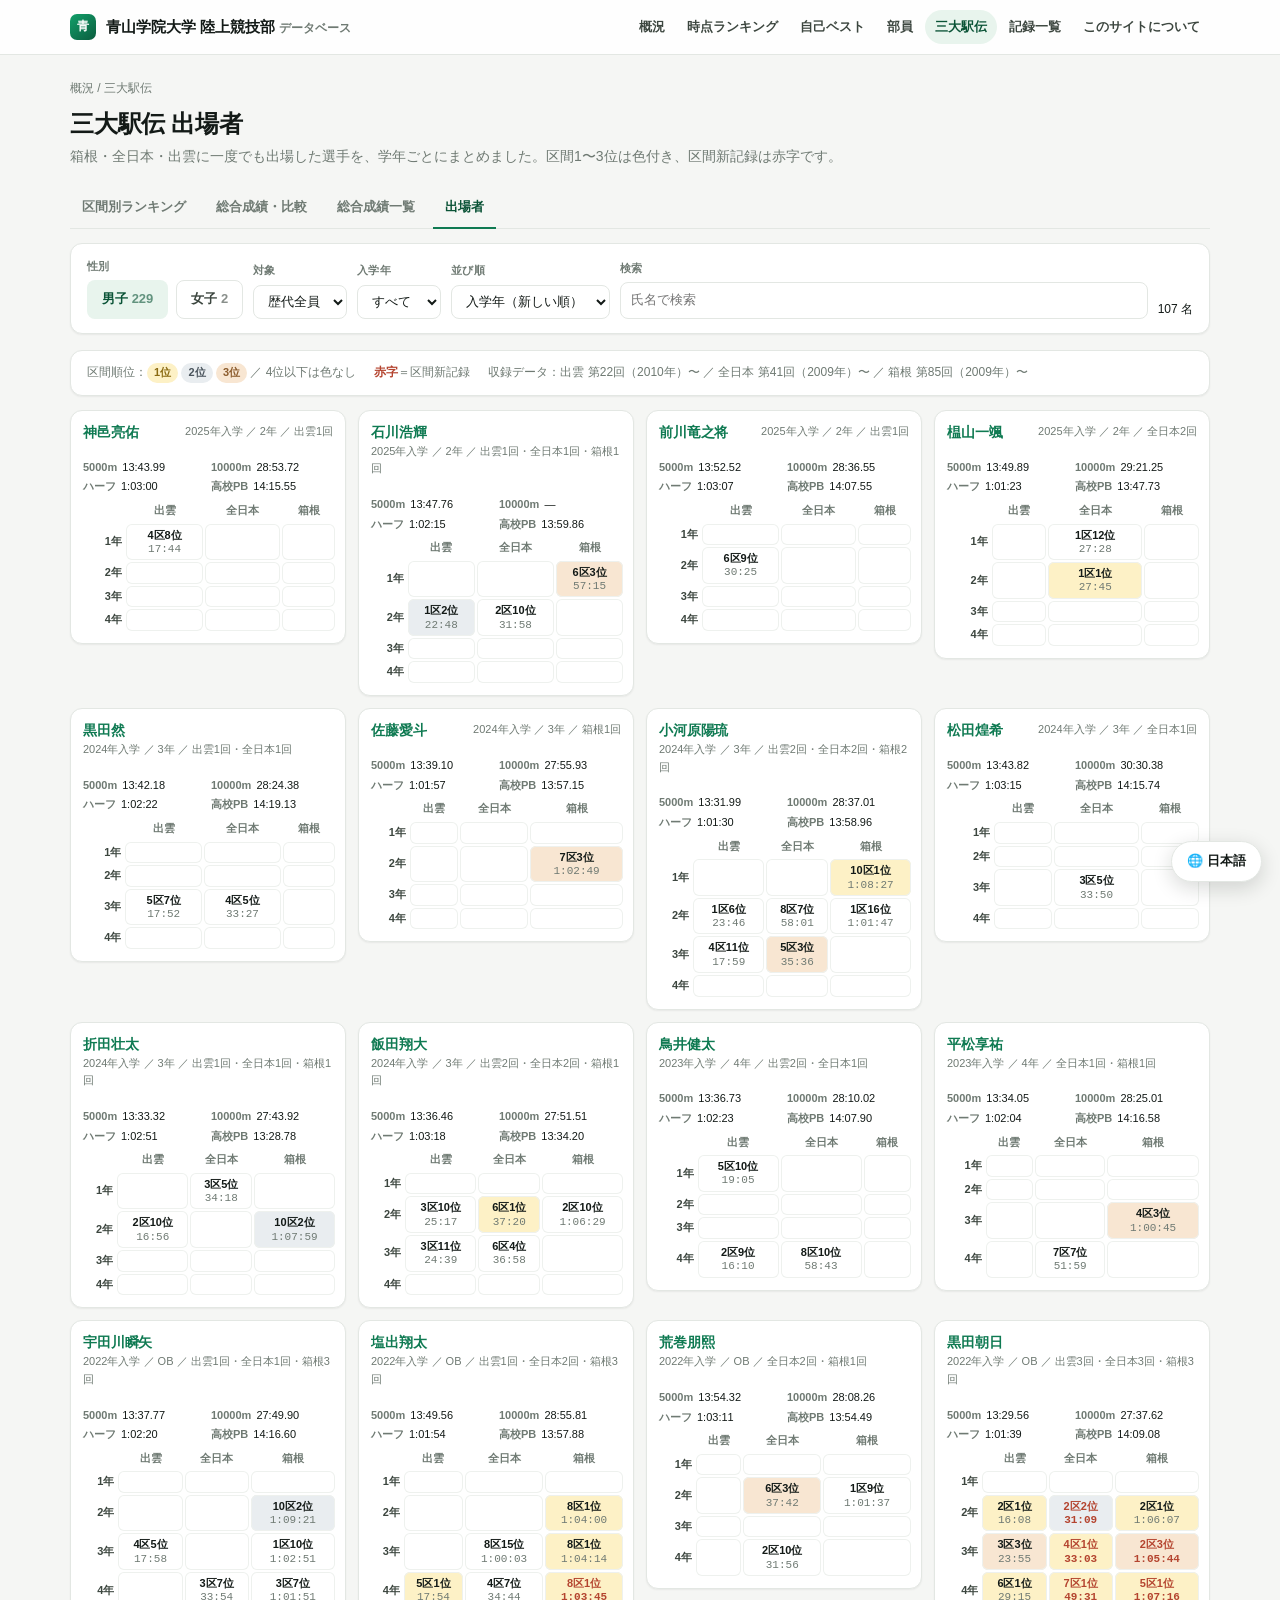
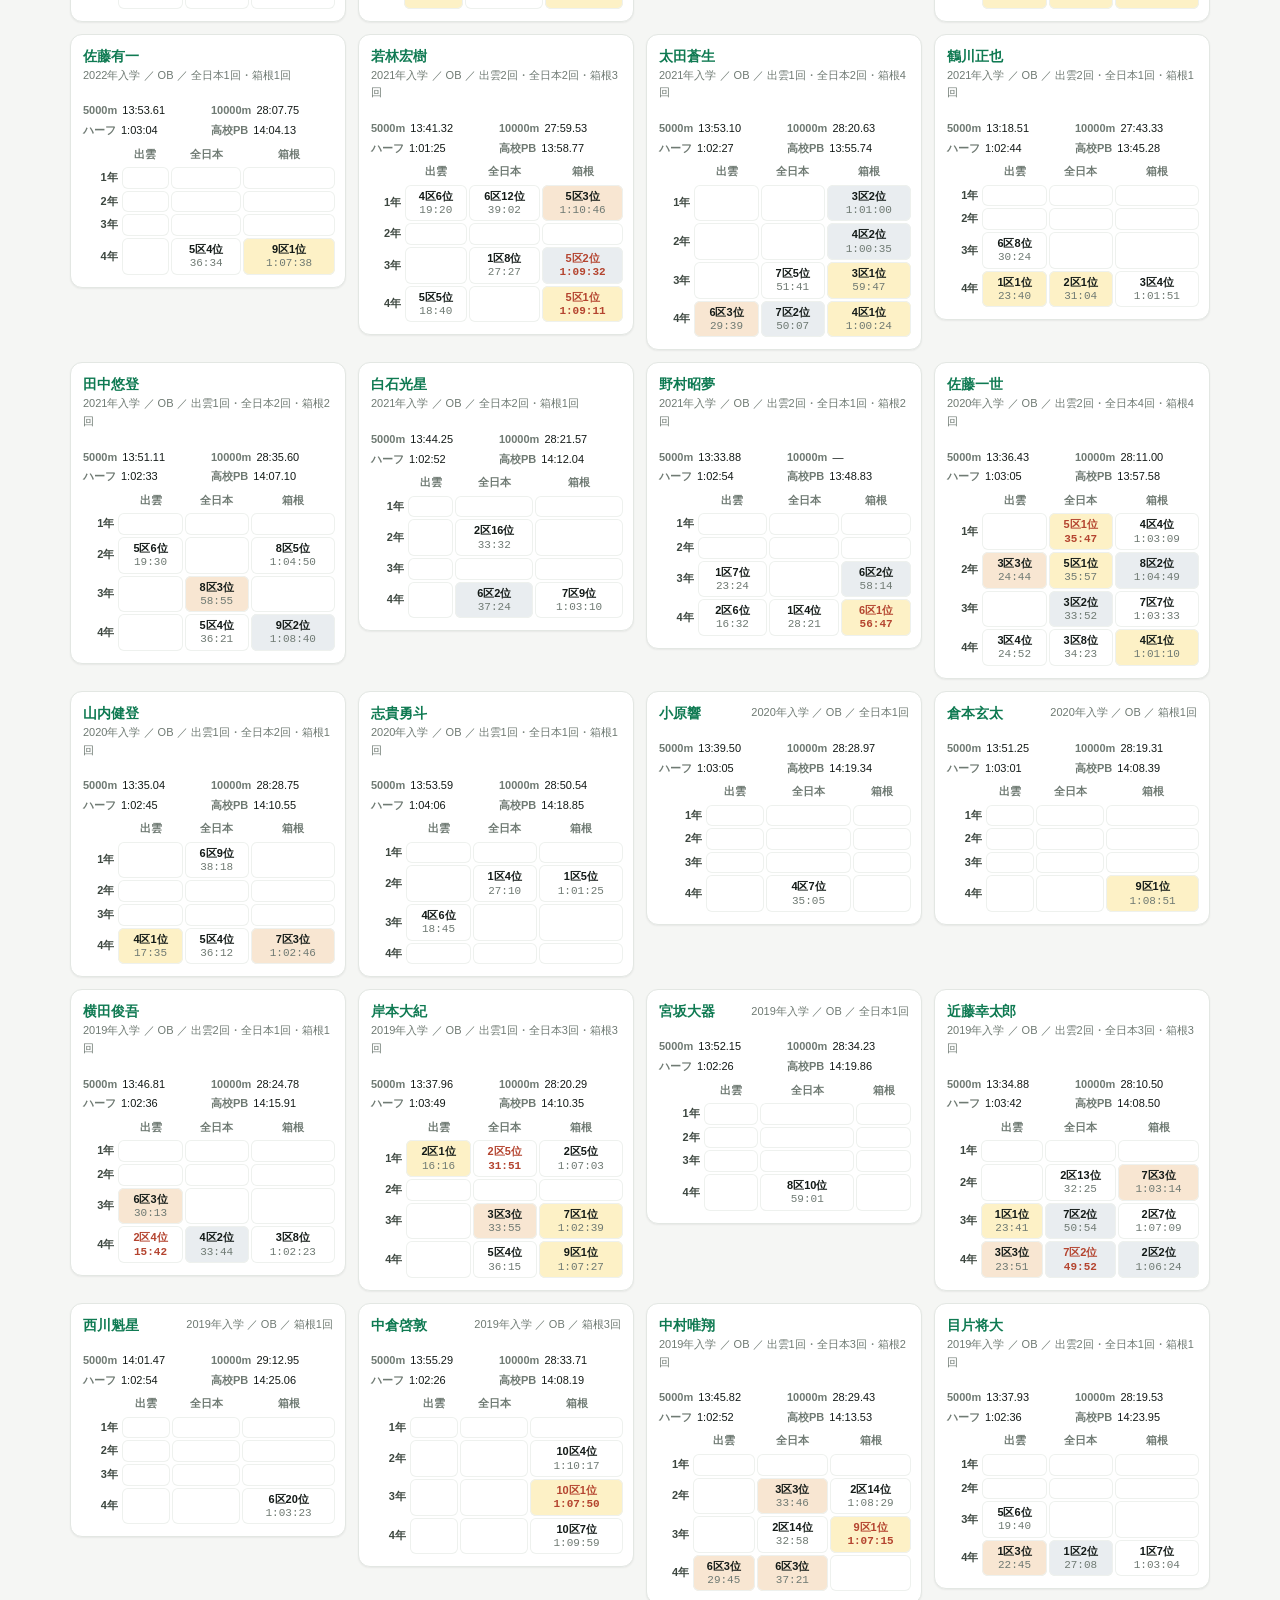
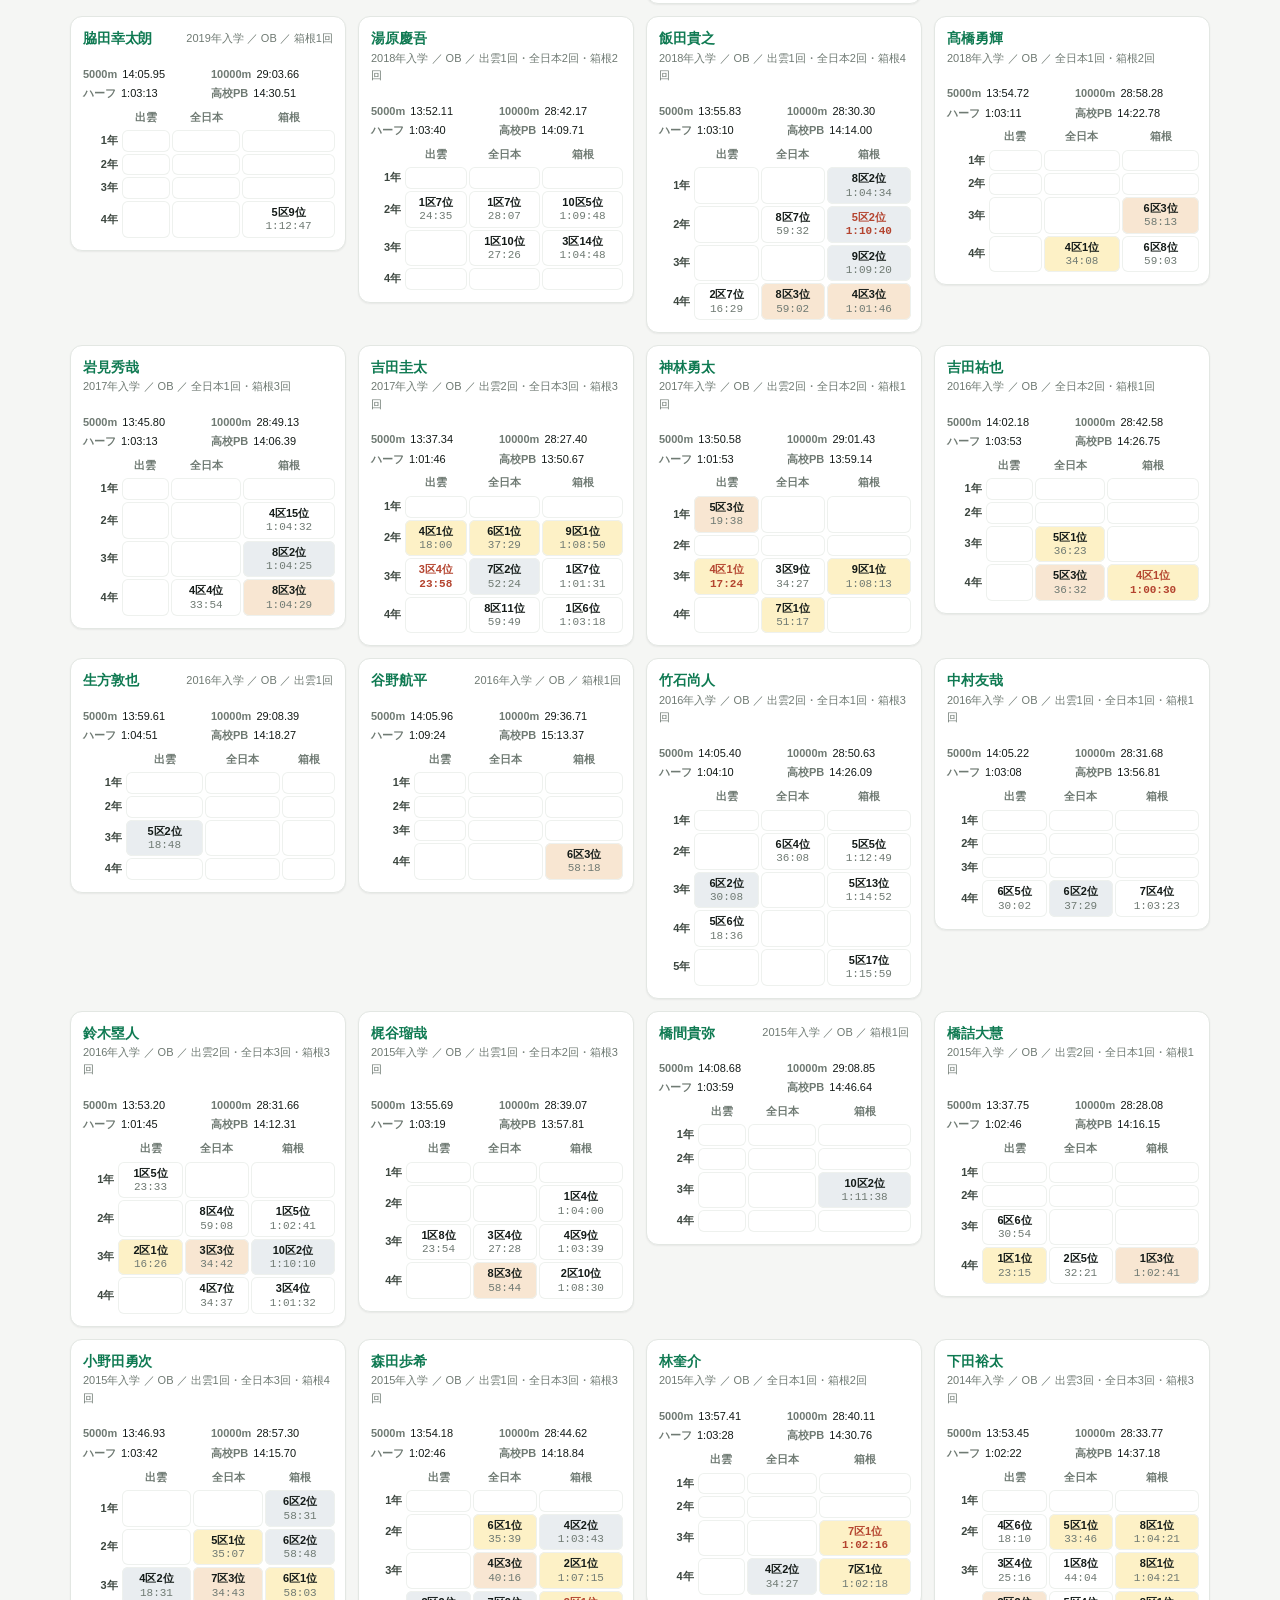
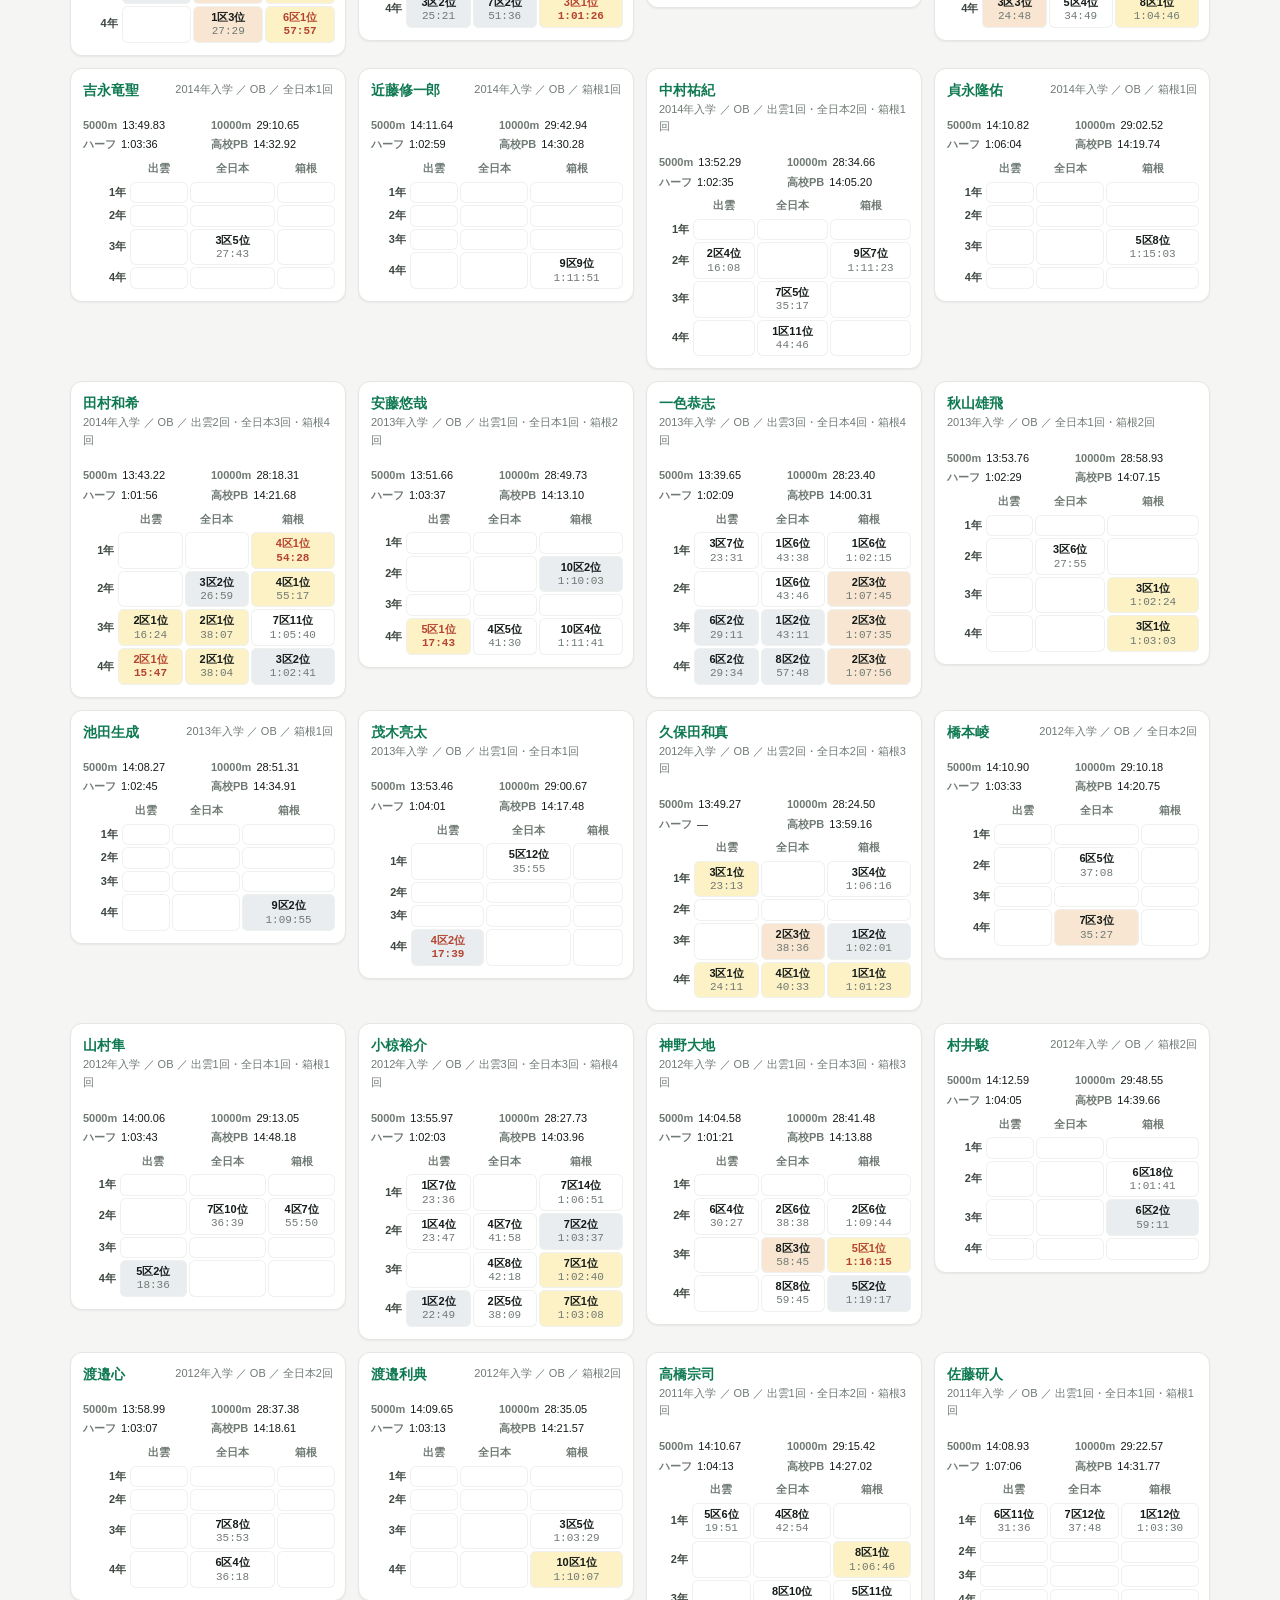
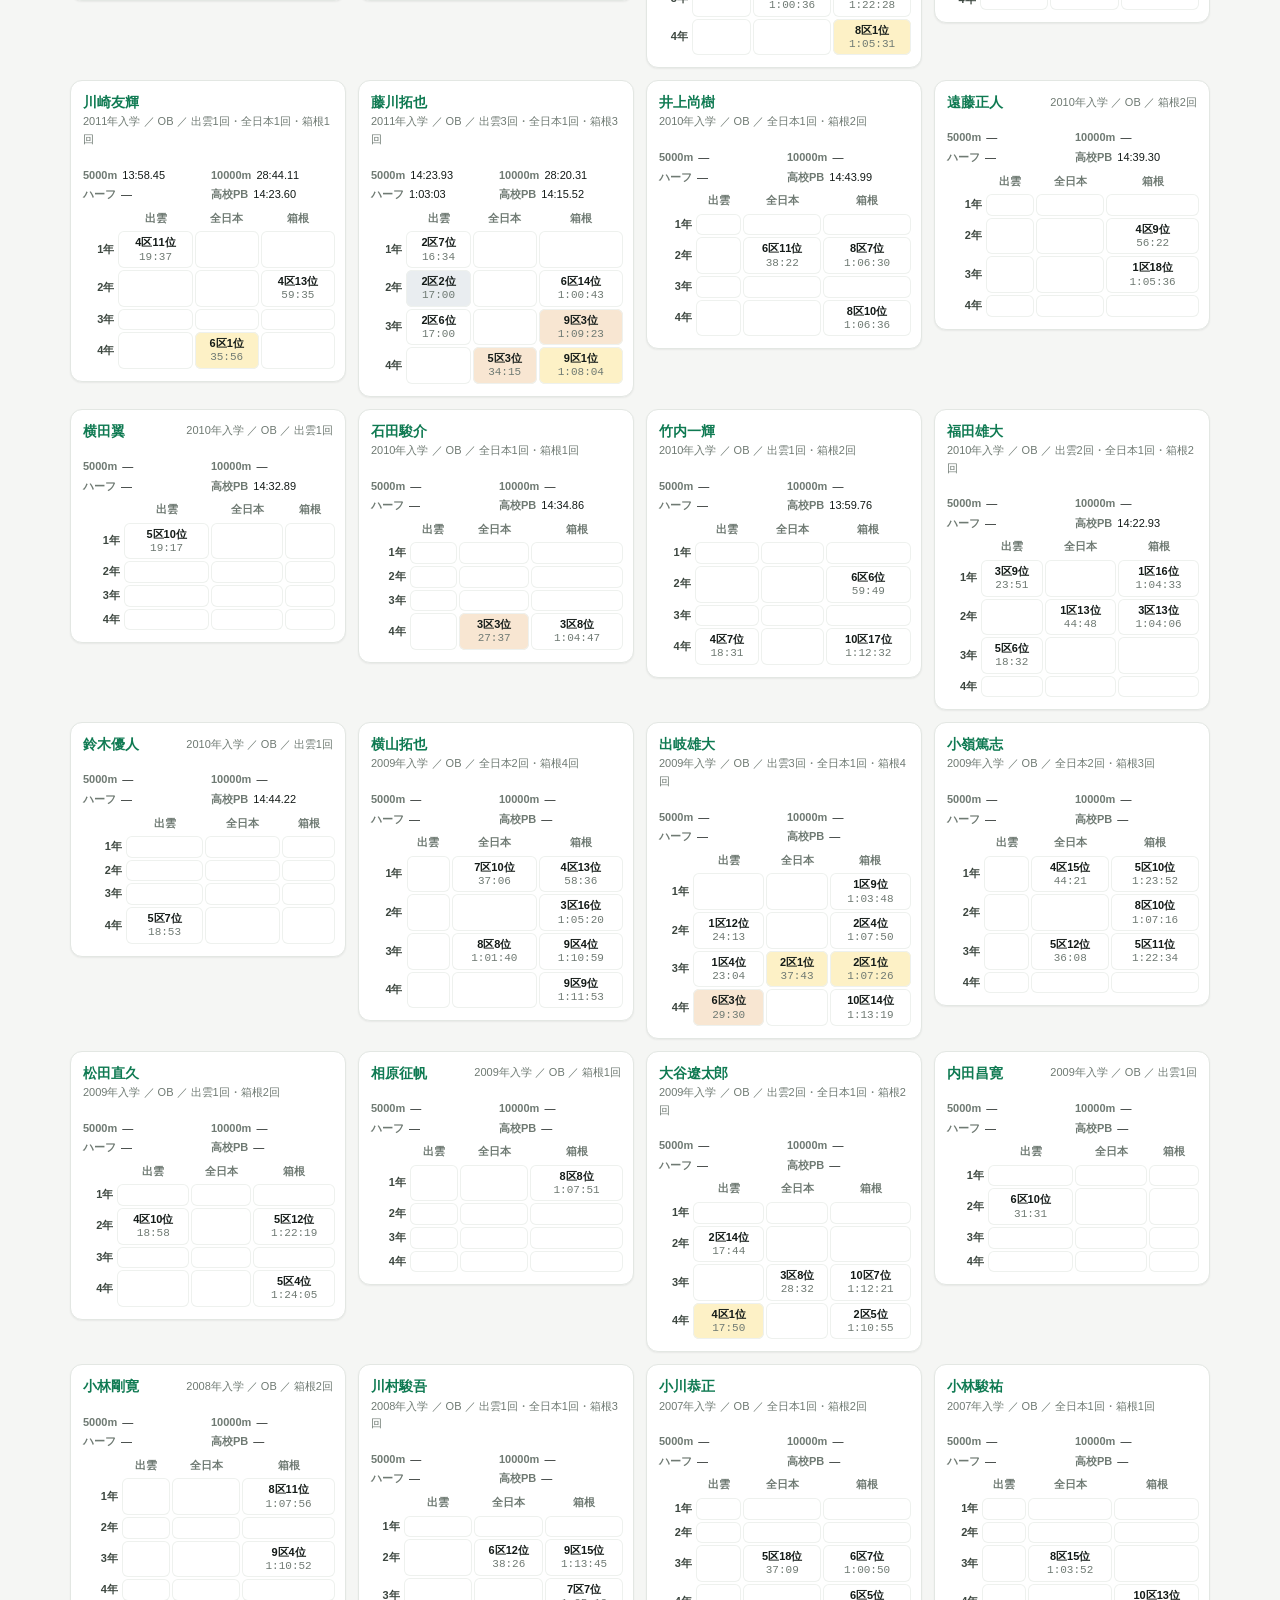
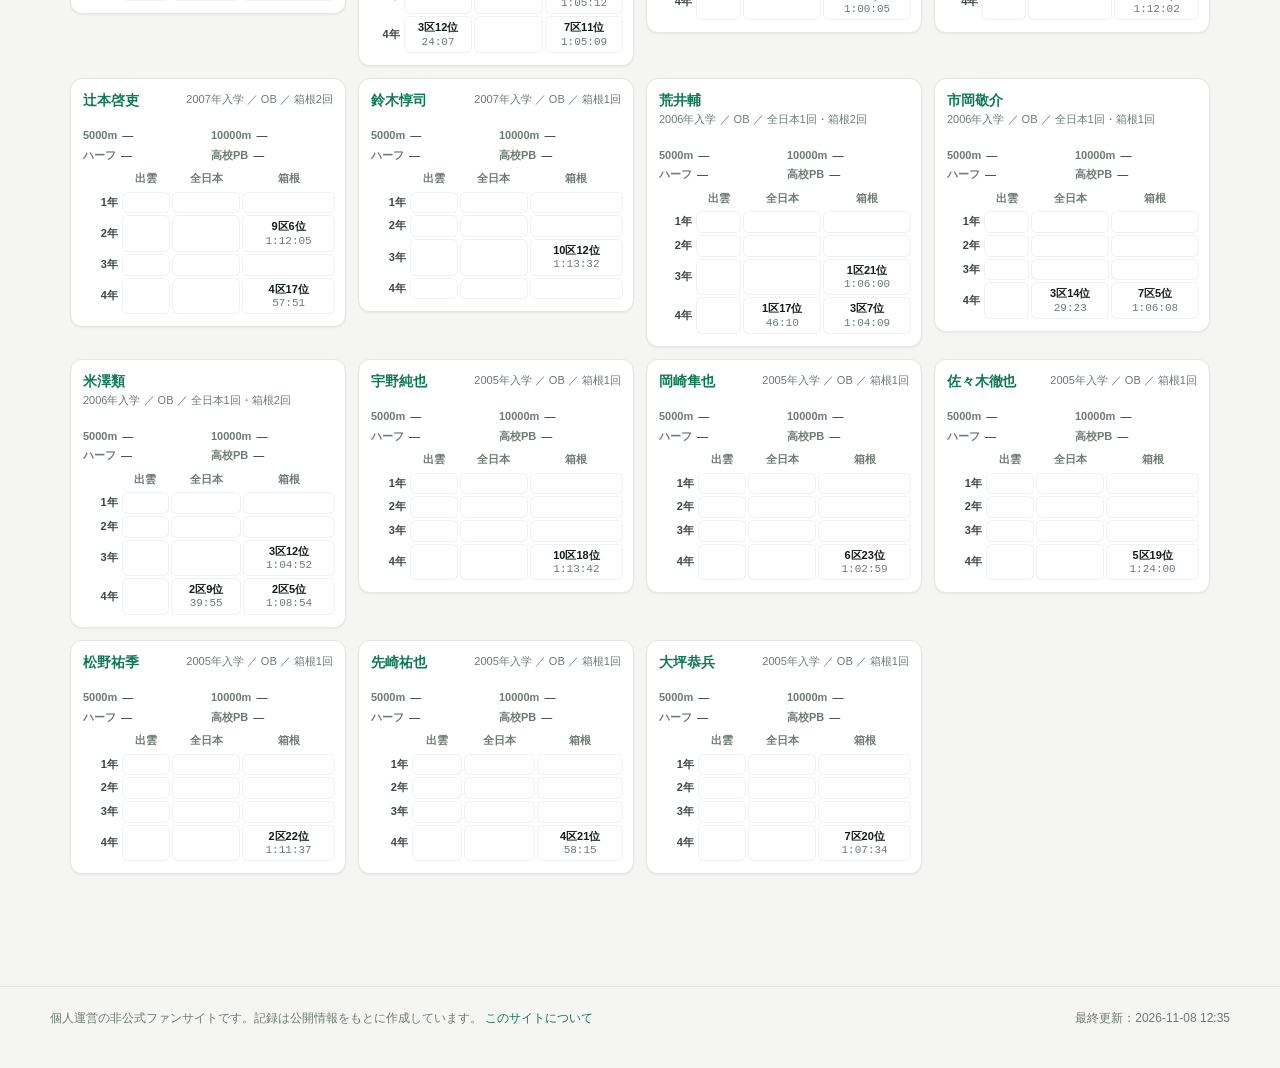
<file: ekiden-members.html>
<!doctype html>
<html lang="ja">
<head>
<meta charset="utf-8">
<meta name="viewport" content="width=device-width, initial-scale=1">
<title>三大駅伝 出場者 | 青山学院大学 陸上競技部</title>
<!-- 出場者ページは ekiden-interval.html の「出場者」タブに統合しました -->
<link rel="canonical" href="ekiden-interval.html?mode=members">
<meta http-equiv="refresh" content="0; url=ekiden-interval.html?mode=members">
<script>location.replace("ekiden-interval.html?mode=members");</script>
<style>
  body{font-family:system-ui,sans-serif;margin:40px;line-height:1.8;color:#333}
  a{color:#0f7a52}
</style>
</head>
<body>
<h1>三大駅伝 出場者</h1>
<p>このページは <a href="ekiden-interval.html?mode=members">三大駅伝</a> の「出場者」タブに統合しました。</p>
<p>自動的に移動しない場合は、上のリンクをクリックしてください。</p>
</body>
</html>
</file>
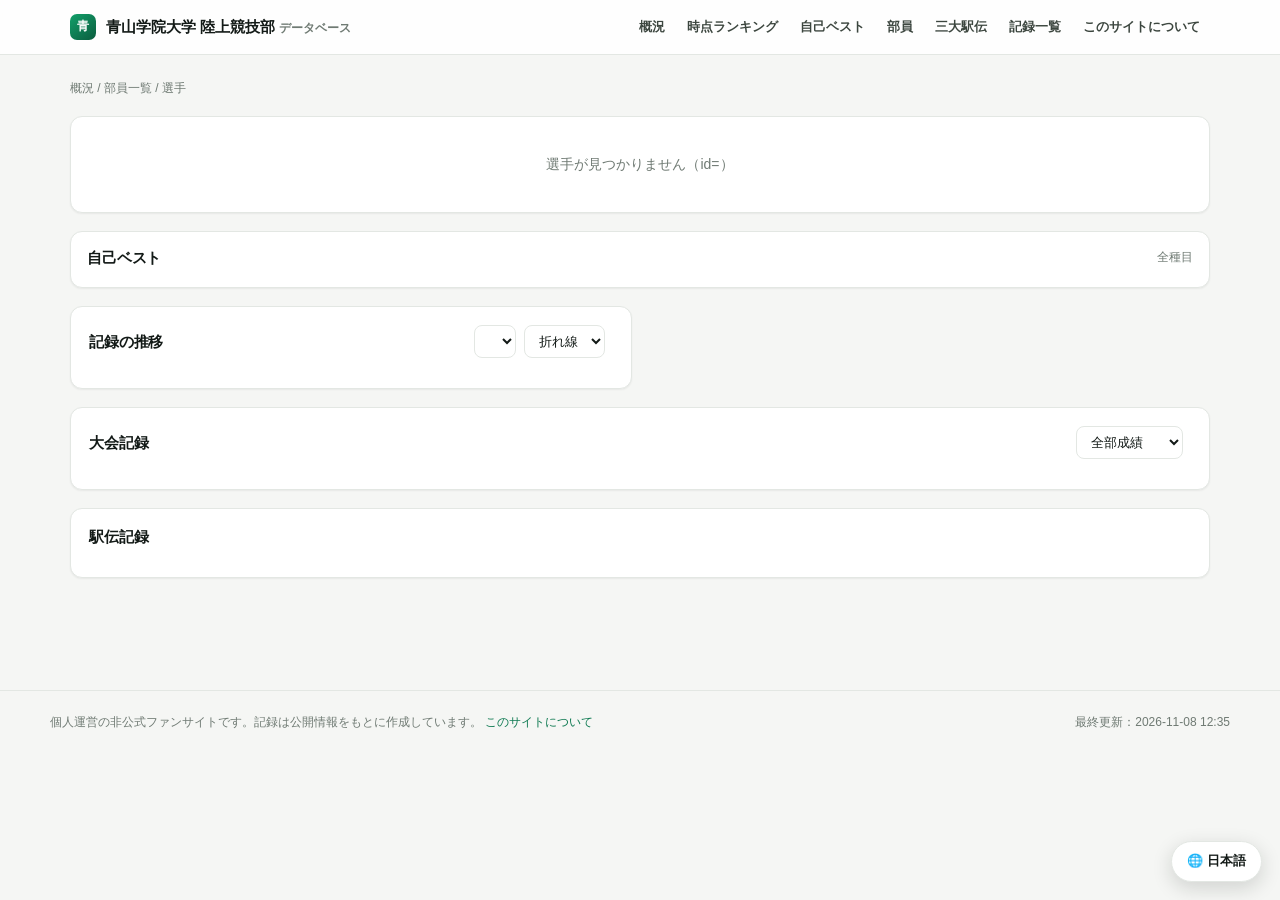
<file: player.html>
<!doctype html>
<html lang="zh-CN">
<head>
<meta charset="utf-8">
<meta name="viewport" content="width=device-width, initial-scale=1">
<title>選手詳細 | 青山学院大学 陸上競技部</title>
<link rel="stylesheet" href="assets/style.css">
</head>
<body>
<header data-site-header></header>

<main>
  <div class="breadcrumb"><a href="index.html">概況</a> / <a href="players.html">部員一覧</a> / <span id="crumb">選手</span></div>
  <!-- 上段：左＝プロフィール／右＝三大駅伝 出場（2カラム） -->
  <div class="player-top single" id="playerTop">
    <div id="profile"></div>
    <section class="card" id="majorEkidenCard" hidden>
      <div class="card-title">
        <h3>三大駅伝 出場</h3>
        <span class="hint" id="majorEkidenHint">
          区間1〜3位は色付き・<b style="color:var(--danger)">赤字</b>＝区間新記録
        </span>
      </div>
      <div id="majorEkiden"></div>
    </section>
  </div>

  <section class="card pad-0" style="margin:18px 0">
    <div class="card-title" style="padding:16px 16px 0"><h3>自己ベスト</h3><span class="hint">全種目</span></div>
    <div id="pbs" style="padding:0 4px 8px"></div>
  </section>

  <div class="player-analytics-grid">
    <section class="card pad-0" id="pbGradeCard" hidden>
      <div class="card-title" style="padding:16px 16px 0">
        <h3>自己ベスト推移（学年別）</h3>
        <span class="hint">高校 → 4年 ／ 赤枠＝自己ベスト</span>
      </div>
      <div id="pbGrades" style="padding:0 4px 8px"></div>
    </section>

    <section class="card">
      <div class="card-title">
        <h3>記録の推移</h3>
        <div class="pill-row">
          <select id="chartItem" style="min-height:30px"></select>
          <select id="lineStyle" style="min-height:30px">
            <option value="line" selected>折れ線</option>
            <option value="step">階段</option>
          </select>
          <span class="hint" id="chartSpan"></span>
        </div>
      </div>
      <div id="chart"></div>
    </section>
  </div>

  <section class="card" style="margin-bottom:18px">
    <div class="card-title">
      <h3>大会記録</h3>
      <div class="pill-row" style="align-items:center">
        <select id="recInclude" style="min-height:30px">
          <option value="all">全部成績</option>
          <option value="enrolled">在学中のみ</option>
          <option value="pb">自己ベスト</option>
        </select>
        <span class="hint" id="recCount"></span>
      </div>
    </div>
    <div id="history"></div>
  </section>

  <section class="card">
    <div class="card-title"><h3>駅伝記録</h3><span class="hint" id="ekiCount"></span></div>
    <div id="ekiden"></div>
  </section>
</main>

<footer data-site-footer></footer>

<script type="module">
import { loadStore, formatScore, formatDiff, ITEM_ORDER, scoreText } from "./assets/store.js";
import {
  mountLayout, setGeneratedAt, renderTable, avatarHTML, fmtDate, fmtDateCell, gradeLabel, qs, esc, remarkBadge,
} from "./assets/ui.js";
import { lineChart } from "./assets/charts.js";
import { ekidenMatrixHtml } from "./assets/ekiden-matrix.js";
import { pbMatrixHtml } from "./assets/pb-matrix.js";

const store = await loadStore();
mountLayout("player.html");
setGeneratedAt(store.generatedAt);

const id = Number(qs("id"));
const s = store.student(id);
const profileEl = document.getElementById("profile");

if (!s) {
  profileEl.innerHTML = `<div class="card empty">選手が見つかりません（id=${esc(qs("id") || "")}）</div>`;
} else {
  document.title = `${s.name} | 青山学院大学 陸上競技部`;
  document.getElementById("crumb").textContent = s.name;
  const today = new Date();
  const todayISO = `${today.getFullYear()}-${String(today.getMonth() + 1).padStart(2, "0")}-${String(today.getDate()).padStart(2, "0")}`;
  const grade = store.gradeAt(s, todayISO);
  const posLabel = { main: "主将", sub_main: "副主将", leader: "寮長" }[s.position];
  const clubStatus = s.status === "withdraw"
    ? `退部${s.leftDate ? `（${fmtDate(s.leftDate)}）` : ""}`
    : s.status === "staff"
      ? `スタッフ${s.leftDate ? `（${fmtDate(s.leftDate)}）` : ""}`
      : null;
  const enrollment = [
    ["入学時5000m", s.enrollment5000m], ["入学3000m", s.enrollment3000m],
    ["入学10000m", s.enrollment10000m], ["入学1500m", s.enrollment1500m],
  ].filter(([, v]) => v);

  profileEl.innerHTML = `
    <div class="card profile">
      ${avatarHTML(s, "lg")}
      <div class="info" style="flex:1;min-width:260px">
        <h1 style="font-size:26px">${esc(s.name)}
          ${(s.sex || "男") === "女" ? `<span class="badge pink" style="vertical-align:6px">女子</span>` : ""}
          ${posLabel ? `<span class="badge green" style="vertical-align:6px">${posLabel}</span>` : ""}
          ${clubStatus ? `<span class="badge dim" style="vertical-align:6px">${s.status === "withdraw" ? "退部" : "スタッフ"}</span>` : ""}
        </h1>
        <p style="color:var(--muted);margin:4px 0 12px">
          ${esc(s.kanaName || "")} ${s.englishName ? `<span style="opacity:.7">/ ${esc(s.englishName)}</span>` : ""}
        </p>
        <dl>
          <dt>入学 / 卒業</dt><dd>${s.enrollmentYear || "—"} 年${s.graduationYear ? " / " + s.graduationYear + " 年" : ""}</dd>
          <dt>学年</dt><dd>${clubStatus || gradeLabel(grade) || "—"}</dd>
          <dt>出身高校</dt><dd>${esc(store.schoolName(s.highSchoolId) || "—")}</dd>
          <dt>学部・専攻</dt><dd>${esc(s.major || "—")}</dd>
          ${s.position && s.position !== "none" ? `<dt>役職</dt><dd>${posLabel || "—"}${s.appointmentYear ? `（${s.appointmentYear}年）` : ""}</dd>` : ""}
          ${enrollment.map(([k, v]) => `<dt>${k}</dt><dd><span class="time">${esc(v)}</span></dd>`).join("")}
        </dl>
      </div>
      <div style="min-width:180px">
        <a class="btn ghost" href="rankings.html?date=${todayISO}&item=five_5000m">同世代と比較</a>
      </div>
    </div>`;

  // --- 自己ベスト ---
  const pbs = store.personalBests(id);
  // 記録をクリックすると、その記録を出した大会のページへ
  const bestCell = (rec, inner) => (rec && rec.competitionId)
    ? `<a href="race.html?type=competition&id=${rec.competitionId}"
        title="${esc(rec.competitionName || "大会詳細へ")}">${inner}</a>`
    : inner;
  renderTable(document.getElementById("pbs"), [
    { label: "種目", render: (r) => esc(r.label) },
    { label: "自己ベスト", cls: "num", render: (r) =>
      bestCell(r.record, `<span class="time">${scoreText(r.record)}</span>`) },
    { label: "樹立日", cls: "mid", render: (r) => fmtDateCell(r.record, s) },
    { label: "大会", render: (r) => (r.record.competitionId
      ? `<a href="race.html?type=competition&id=${r.record.competitionId}">${esc(r.record.competitionName || "—")}</a>`
      : esc(r.record.competitionName || "—")) },
    { label: "順位", cls: "mid", render: (r) => r.record.rank ? `<span class="badge ${r.record.rank === 1 ? "gold" : ""}">${r.record.rank}位</span>` : "—" },
  ], pbs, { empty: "記録がありません" });
  document.getElementById("pbs").firstChild.querySelector("table").classList.add("compact");
  document.getElementById("pbGrades").innerHTML = pbMatrixHtml(store, s);
  document.getElementById("pbGradeCard").hidden = false;

  // --- 三大駅伝 出場（学年 × 大会）---
  const major = ekidenMatrixHtml(store, id);
  if (major) {
    document.getElementById("majorEkiden").innerHTML = major;
    document.getElementById("majorEkidenCard").hidden = false;
    document.getElementById("playerTop").classList.remove("single");
  }

  // 成績包含（全部成績 / 在学中のみ / 自己ベスト）—— 图表与大会記録共用
  const $recInclude = document.getElementById("recInclude");
  const includeMode = () => $recInclude.value;
  // --- 記録推移チャート ---
  // 期間指定は付けない。在学期間（入学年4/1〜卒業年3/31）だけを横軸にする。
  const enYear = Number(s.enrollmentYear) || null;
  const grYear = Number(s.graduationYear) || (enYear ? enYear + 4 : null);
  const inFrom = enYear ? `${enYear}-04-01` : null;
  // 入学 2021年4月 → 卒業 2025年3月（4年間）。グラフの右端もその 3/31。
  const inTo = grYear ? `${grYear}-03-31` : null;
  document.getElementById("chartSpan").textContent = enYear
    ? `${enYear}年4月 〜 ${grYear}年3月（在学期間）`
    : "";
  const chartItems = ITEM_ORDER.filter((k) => store.recordsByStudent.get(id)?.some((r) => r.item === k));
  const $ci = document.getElementById("chartItem");
  $ci.innerHTML = chartItems.map((k) => `<option value="${k}">${store.itemLabel(k)}</option>`).join("");
  const drawChart = () => {
    const item = $ci.value;
    const hist = store.pbHistory(id, item, null, { include: includeMode() });
    const points = hist
      .filter((r) => r.date && (!inFrom || r.date >= inFrom) && (!inTo || r.date <= inTo))
      .map((r) => ({ x: r.date, y: r.seconds, meta: r }));
    // PB は次の更新まで（在学中なら今日まで）続くので、続きの点を足す
    const carryTo = [inTo, todayISO].filter(Boolean).sort()[0] || todayISO;
    if (points.length && points[points.length - 1].x < carryTo) {
      points.push({ x: carryTo, y: points[points.length - 1].y, meta: points[points.length - 1].meta, carry: true });
    }
    // 横軸＝在学期間まるごと（データが少なくても軸は固定）
    const xMin = inFrom || (points[0] && points[0].x) || null;
    const lastX = points.length ? points[points.length - 1].x : null;
    // 横軸の右端＝在学期間の終わり or 今日、の早い方（データがはみ出すならデータ優先）
    const cap = [inTo, todayISO].filter(Boolean).sort()[0] || null;
    const xMax = (lastX && cap && lastX > cap) ? lastX : (cap || lastX);
    lineChart(document.getElementById("chart"), {
      series: [{ name: `${s.name} ${store.itemLabel(item)}`, points }],
      xMin, xMax,
      step: document.getElementById("lineStyle").value === "step",
      formatY: (v) => formatScore(v, false),
      tooltip: (p) => `<div style="opacity:.7">${fmtDate(p.x)}</div>
        <div><b>${formatScore(p.y)}</b>${p.meta.rank ? ` <span style="opacity:.75">${p.meta.rank}位</span>` : ""}</div>
        ${p.meta.competitionName ? `<div style="opacity:.7">${esc(p.meta.competitionName)}</div>` : ""}`,
      emptyText: "自己ベスト更新の記録がありません",
    });
  };
  $ci.addEventListener("change", drawChart);
  document.getElementById("lineStyle").addEventListener("change", drawChart);
  if (chartItems.length) {
    // 默认选「刷新次数最多」的项目，图表信息量最大
    $ci.value = chartItems.reduce((best, k) =>
      store.pbHistory(id, k, null).length > store.pbHistory(id, best, null).length ? k : best, chartItems[0]);
    drawChart();
  }
  else document.getElementById("chart").innerHTML = `<div class="chart-empty">記録がありません</div>`;

  // --- 大会記録 ---
  const renderHistory = () => {
    const history = store.history(id, { include: includeMode() });
    document.getElementById("recCount").textContent = `${history.length} 件`;
    renderTable(document.getElementById("history"), [
      { label: "日付", cls: "mid", render: (r) => fmtDateCell(r, s) },
      { label: "大会", render: (r) => r.competitionId
        ? `<a href="race.html?type=competition&id=${r.competitionId}">${esc(r.competitionName || "—")}</a>`
        : esc(r.competitionName || "—") },
      { label: "種目", cls: "mid", render: (r) => esc(store.itemLabel(r.item)) },
      { label: "記録", cls: "num", render: (r) => r.isFinished === false ? `<span class="badge dim">DNF</span>` : `<span class="time">${esc(r.score || "—")}</span>` },
      { label: "順位", cls: "mid", render: (r) => r.rank ? `<span class="badge ${r.rank === 1 ? "gold" : ""}">${r.rank}位</span>` : "—" },
      { label: "組", cls: "mid", render: (r) => esc(r.group || "—") },
      { label: "備考", render: (r) => remarkBadge(r.remark) },
    ], history, { empty: "該当する記録がありません" });
  };
  $recInclude.addEventListener("change", () => { renderHistory(); drawChart(); });
  renderHistory();

  // --- 駅伝記録 ---
  const eki = store.ekidenHistory(id);
  document.getElementById("ekiCount").textContent = `${eki.length} 件`;
  renderTable(document.getElementById("ekiden"), [
      { label: "日付", cls: "mid", render: (r) => fmtDateCell(r, s) },
    { label: "大会", render: (r) => `<a href="race.html?type=ekiden&id=${r.ekidenRoundId}">${esc(r.roundName || "—")}</a>` },
    { label: "区間", cls: "mid", render: (r) => r.interval ? `${r.interval}区` : "—" },
    { label: "距離", cls: "num", render: (r) => esc(r.distance || "—") },
    { label: "区間記録", cls: "num", render: (r) => `<span class="time">${esc(r.score || "—")}</span>` },
    { label: "区間順位", cls: "mid", render: (r) => r.rank ? `<span class="badge ${r.rank === 1 ? "gold" : ""}">${r.rank}位</span>` : "—" },
    { label: "チーム順位", cls: "mid", render: (r) => r.teamRank ? `${r.teamRank}位` : "—" },
  ], eki, { empty: "駅伝記録がありません" });
}
</script>
</body>
</html>
</file>
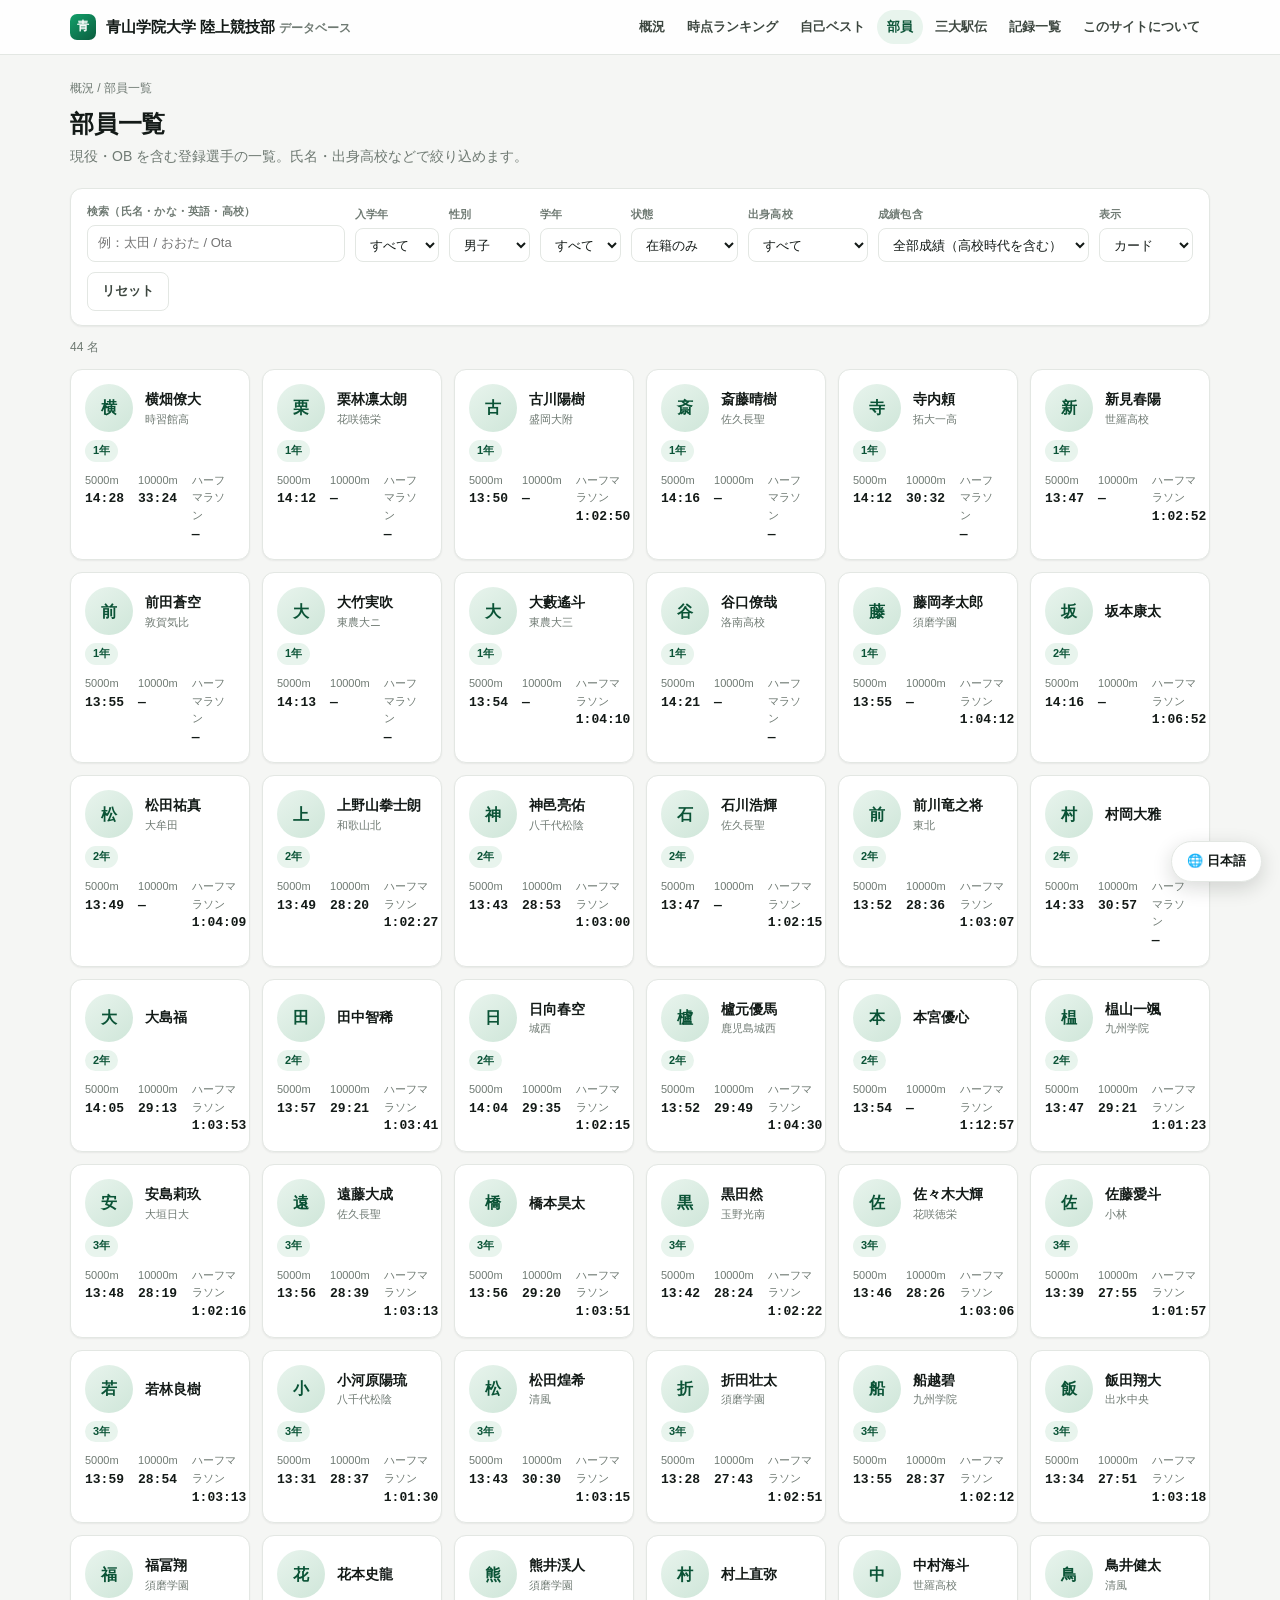
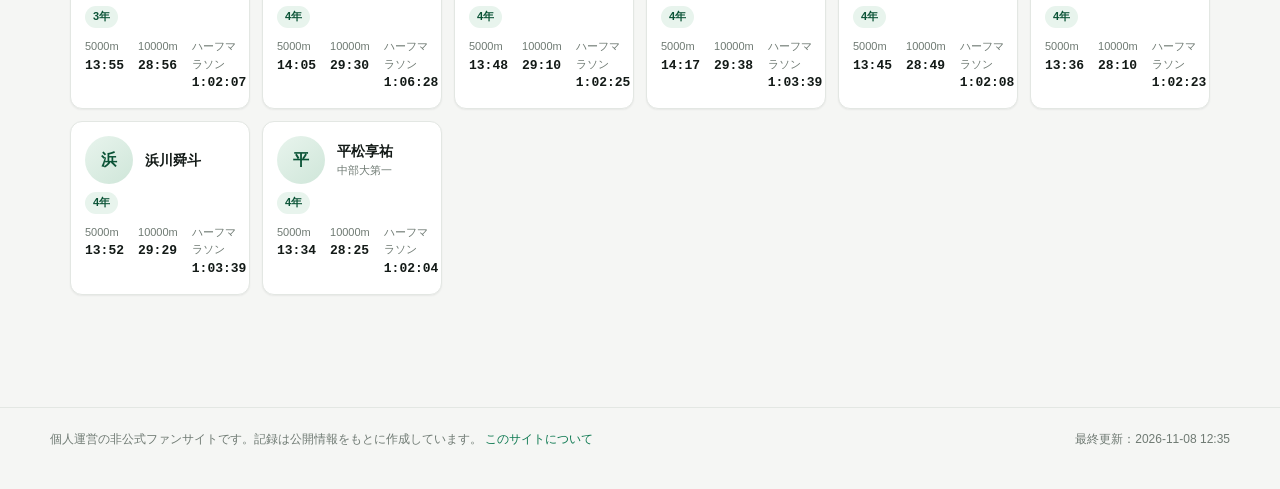
<file: players.html>
<!doctype html>
<html lang="zh-CN">
<head>
<meta charset="utf-8">
<meta name="viewport" content="width=device-width, initial-scale=1">
<title>部員一覧 | 青山学院大学 陸上競技部</title>
<link rel="stylesheet" href="assets/style.css">
</head>
<body>
<header data-site-header></header>

<main>
  <div class="breadcrumb"><a href="index.html">概況</a> / 部員一覧</div>
  <section class="page-head">
    <h1>部員一覧</h1>
    <p>現役・OB を含む登録選手の一覧。氏名・出身高校などで絞り込めます。</p>
  </section>

  <section class="controls">
    <div class="field" style="flex:1;min-width:200px">
      <label>検索（氏名・かな・英語・高校）</label>
      <input type="search" id="q" placeholder="例：太田 / おおた / Ota">
    </div>
    <div class="field"><label>入学年</label><select id="year"></select></div>
    <div class="field"><label>性別</label><select id="sex">
      <option value="男">男子</option>
      <option value="女">女子</option>
      <option value="">すべて</option>
    </select></div>
    <div class="field"><label>学年</label><select id="grade">
      <option value="">すべて</option>
      <option value="1">1年</option><option value="2">2年</option>
      <option value="3">3年</option><option value="4">4年</option>
    </select></div>
    <div class="field"><label>状態</label><select id="status">
      <option value="active">在籍のみ</option>
      <option value="">すべて</option>
      <option value="left">退部・転向</option>
      <option value="withdraw">退部のみ</option>
    </select></div>
    <div class="field"><label>出身高校</label><select id="school"></select></div>
    <div class="field"><label>成績包含</label><select id="include">
      <option value="all">全部成績（高校時代を含む）</option>
      <option value="enrolled">在学中のみ</option>
    </select></div>
    <div class="field"><label>表示</label><select id="view">
      <option value="card">カード</option>
      <option value="table">テーブル</option>
    </select></div>
    <div class="field" style="align-self:flex-end"><button class="btn ghost" id="reset">リセット</button></div>
  </section>

  <p class="hint" id="count" style="color:var(--muted);font-size:12px;margin:-4px 0 12px"></p>
  <div id="out"></div>
</main>

<footer data-site-footer></footer>

<script type="module">
import { loadStore, formatScore } from "./assets/store.js";
import { mountLayout, setGeneratedAt, renderTable, avatarHTML, gradeLabel, fmtDate, qs, esc, attachSuggestions } from "./assets/ui.js";

const store = await loadStore();
mountLayout("players.html");
setGeneratedAt(store.generatedAt);

const today = new Date();
const todayISO = `${today.getFullYear()}-${String(today.getMonth() + 1).padStart(2, "0")}-${String(today.getDate()).padStart(2, "0")}`;
const activeIds = new Set(store.rosterAsOf(todayISO).map((s) => s.id));

// 筛选器选项
const $year = document.getElementById("year");
const years = [...new Set(store.students.map((s) => s.enrollmentYear).filter(Boolean))].sort().reverse();
$year.innerHTML = `<option value="">すべて</option>` + years.map((y) => `<option value="${y}">${y}年</option>`).join("");
$year.value = qs("year") || "";

const $school = document.getElementById("school");
const schools = [...store.schoolById.values()].sort((a, b) => (a.prefecture || "").localeCompare(b.prefecture || "") || a.name.localeCompare(b.name));
$school.innerHTML = `<option value="">すべて</option>` + schools.map((s) => `<option value="${s.id}">${esc(s.name)}</option>`).join("");

const refs = {
  q: document.getElementById("q"),
  year: $year,
  grade: document.getElementById("grade"),
  status: document.getElementById("status"),
  school: $school,
  sex: document.getElementById("sex"),
  include: document.getElementById("include"),
  view: document.getElementById("view"),
};
// 姓名候选词
attachSuggestions(refs.q, store.students.map((s) => s.name));
Object.values(refs).forEach((el) => el.addEventListener("input", render));
document.getElementById("reset").onclick = () => {
  refs.q.value = ""; refs.year.value = ""; refs.grade.value = ""; refs.status.value = "active"; refs.school.value = "";
  refs.include.value = "all"; refs.sex.value = "男";
  render();
};

const PB_ITEMS = ["five_5000m", "ten_10000m", "half_marathon"];

function filterStudents() {
  const q = refs.q.value.trim().toLowerCase();
  const year = refs.year.value;
  const grade = refs.grade.value;
  const status = refs.status.value;
  const schoolId = refs.school.value;
  const sex = refs.sex.value;
  return store.students.filter((s) => {
    if (sex && (s.sex || "男") !== sex) return false;
    if (year && s.enrollmentYear !== year) return false;
    if (grade && String(store.gradeAt(s, todayISO) || "") !== grade) return false;
    if (status === "active" && !activeIds.has(s.id)) return false;
    if (status === "withdraw" && s.status !== "withdraw") return false;
    if (status === "left" && (s.status || "player") === "player" && !s.leftDate) return false;
    if (schoolId && String(s.highSchoolId) !== schoolId) return false;
    if (q) {
      const hay = [s.name, s.kanaName, s.englishName, store.schoolName(s.highSchoolId)].filter(Boolean).join(" ").toLowerCase();
      if (!hay.includes(q)) return false;
    }
    return true;
  }).sort((a, b) => (b.enrollmentYear || "").localeCompare(a.enrollmentYear || "") || a.name.localeCompare(b.name, "ja"));
}

function render() {
  const rows = filterStudents();
  const out = document.getElementById("out");
  out.textContent = "";
  document.getElementById("count").textContent = `${rows.length} 名`;

  if (refs.view.value === "table") {
    renderTable(out, [
      { label: "氏名", cls: "name", render: (r) => `<a href="player.html?id=${r.id}">${esc(r.name)}</a> ${sexBadge(r)}` },
      { label: "かな", render: (r) => esc(r.kanaName || "—") },
      { label: "入学", cls: "mid", render: (r) => r.enrollmentYear || "—" },
      { label: "卒業", cls: "mid", render: (r) => r.graduationYear || "—" },
      { label: "学年", cls: "mid", render: (r) => gradeLabel(store.gradeAt(r, todayISO)) },
      { label: "出身高校", render: (r) => esc(store.schoolName(r.highSchoolId) || "—") },
      { label: "状態", cls: "mid", render: (r) => statusBadge(r) },
      ...PB_ITEMS.map((item) => ({
        label: store.itemLabel(item), cls: "num",
        render: (r) => {
        const pb = store.pbAsOf(r.id, item, null, { include: refs.include.value });
          return pb ? `<span class="time">${scoreText(pb)}</span>` : "—";
        },
      })),
    ], rows, { empty: "条件に合う選手がいません" });
  } else {
    const grid = document.createElement("div");
    grid.className = "player-grid";
    if (!rows.length) {
      out.innerHTML = `<div class="card empty">条件に合う選手がいません</div>`;
      return;
    }
    for (const s of rows) {
      const card = document.createElement("a");
      card.className = "player-card";
      card.href = `player.html?id=${s.id}`;
      const pbs = PB_ITEMS.map((item) => {
        const pb = store.pbAsOf(s.id, item, null, { include: refs.include.value });
        return `<span>${store.itemLabel(item)}<b>${pb ? formatScore(pb.seconds, false) : "—"}</b></span>`;
      }).join("");
      card.innerHTML = `
        <div class="top">
          ${avatarHTML(s)}
          <div>
            <div class="nm">${esc(s.name)} ${sexBadge(s)}</div>
            <div class="meta">${esc(s.kanaName || s.englishName || "")}</div>
            <div class="meta">${esc(store.schoolName(s.highSchoolId) || "")}</div>
          </div>
        </div>
        <div class="top" style="margin-top:8px;gap:6px">
          <span class="badge ${activeIds.has(s.id) ? "green" : "dim"}">${activeIds.has(s.id) ? gradeLabel(store.gradeAt(s, todayISO)) || "在籍" : (s.graduationYear ? s.graduationYear + "年卒" : "OB")}</span>
          ${s.position && s.position !== "none" ? `<span class="badge">${({ main: "主将", sub_main: "副主将", leader: "寮長" })[s.position]}</span>` : ""}
        </div>
        <div class="pbs">${pbs}</div>`;
      grid.append(card);
    }
    out.append(grid);
  }
}

function statusBadge(s) {
  if (s.status === "withdraw") return `<span class="badge dim">退部</span>`;
  if (s.status === "staff") return `<span class="badge">マネージャー</span>`;
  if (s.leftDate) return `<span class="badge dim">退部（${String(s.leftDate).slice(0, 7)}）</span>`;
  return activeIds.has(s.id) ? `<span class="badge green">在籍</span>` : `<span class="badge dim">OB</span>`;
}

const sexBadge = (s) => (s.sex || "男") === "女" ? `<span class="badge pink">女子</span>` : "";

render();
</script>
</body>
</html>
</file>
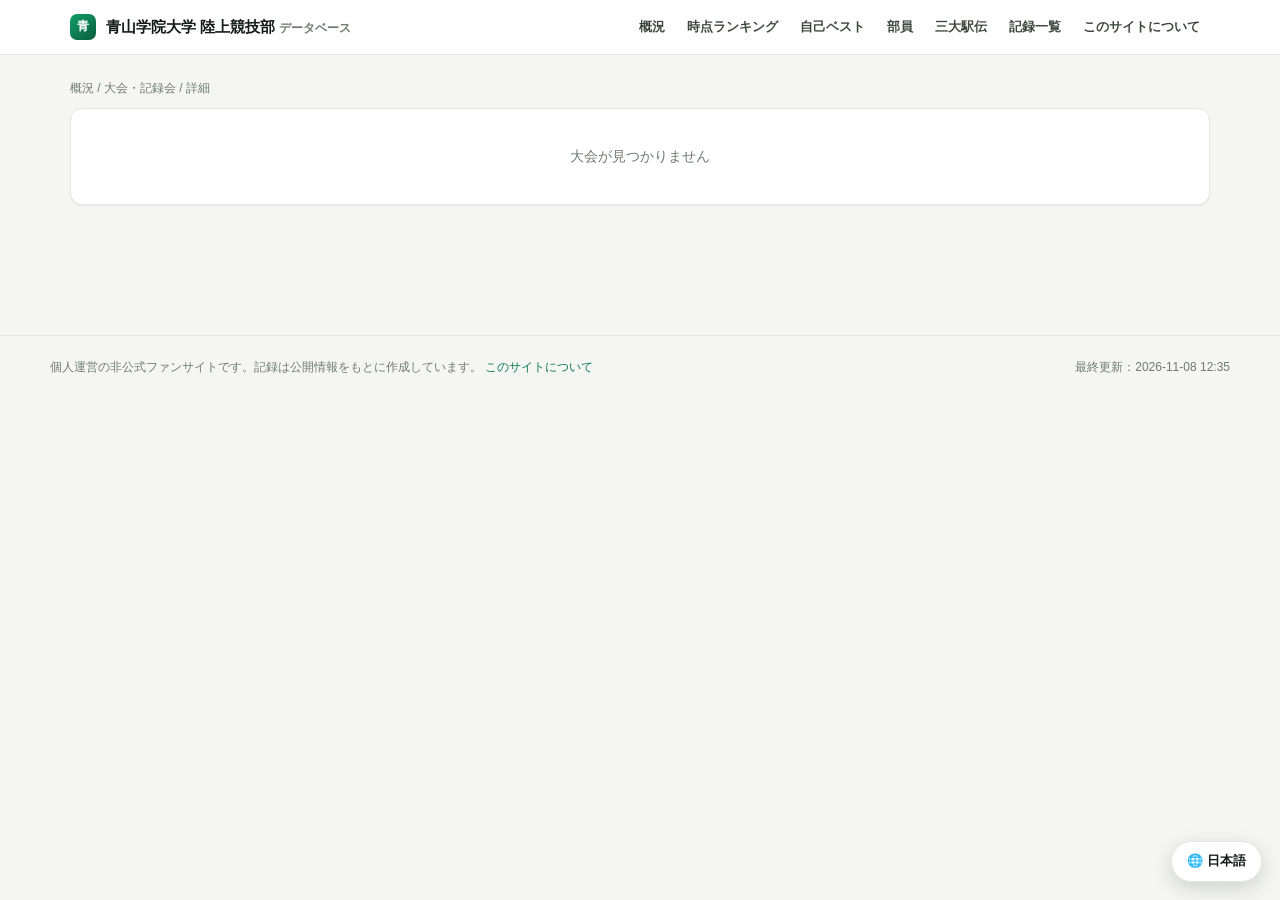
<file: race.html>
<!doctype html>
<html lang="zh-CN">
<head>
<meta charset="utf-8">
<meta name="viewport" content="width=device-width, initial-scale=1">
<title>大会詳細 | 青山学院大学 陸上競技部</title>
<link rel="stylesheet" href="assets/style.css">
</head>
<body>
<header data-site-header></header>

<main>
  <div class="breadcrumb"><a href="index.html">概況</a> / <a href="records.html?view=competition">大会・記録会</a> / <span id="crumb">詳細</span></div>
  <div id="head"></div>
  <div id="body" style="margin-top:18px"></div>
</main>

<footer data-site-footer></footer>

<script type="module">
import { loadStore, formatScore, formatDiff, scoreText } from "./assets/store.js";
import { mountLayout, setGeneratedAt, renderTable, fmtDate, fmtDateFull, gradeLabel, qs, esc, remarkBadge } from "./assets/ui.js";

const store = await loadStore();
mountLayout("race.html");
setGeneratedAt(store.generatedAt);

const type = qs("type") === "ekiden" ? "ekiden" : "competition";
const id = Number(qs("id"));
const headEl = document.getElementById("head");
const bodyEl = document.getElementById("body");
// 記録会などは組ごとに見たいことが多いので、既定は「組別」。?sort=time で記録順にもできる。
let sortMode = qs("sort") === "time" ? "time" : "group";

/**
 * 名前の書き方が違うけど同じ大会、という組（必要になったらここに足す）。
 * 正規化したキーの先頭で判定する。
 */
const SERIES_ALIAS = [
  [/^上海/, "上海ハーフマラソン"],                    // 上海国際ハーフ = 上海ハーフマラソン
  [/^日本体育大学/, "日本体育大学長距離競技会"],        // 長距離記録会・記録会 も同じシリーズ
  [/^金栗記念/, "金栗記念選抜陸上中長距離"],            // 選抜／選手権／熊本大会 などの表記ゆれ
  [/^青山学院対東北学院大学/, "青山学院対東北学院大学定期戦"],  // 陸上競技定期戦／定期戦大会
  [/^日本学生陸上(競技)?個人選手権/, "日本学生陸上競技個人選手権"],
  [/^個人選手権/, "日本学生陸上競技個人選手権"],          // 「個人選手権」だけの年度がある
  [/^鹿島祐徳/, "鹿島祐徳ロードレース"],                // 「公認」の有無
  [/^アシックスチャレンジ/, "アシックスチャレンジ"],
  [/^ユニバーシアード/, "ユニバーシアード"],
  [/^織田記念陸上/, "織田記念陸上"],
  // 開催時期が同じで名前だけ違うもの（ユーザー確認済み）
  [/^国士舘(大学|大)?(長距離)?(記録会|競技会)$/, "国士舘大学競技会"],
  [/^出雲市陸協(長距離)?記録会$/, "出雲市陸協記録会"],
  [/^相模原(市陸上競技公認記録会|競技会)$/, "相模原競技会"],
];

if (type === "competition") renderCompetition(); else renderEkiden();

/** 組の並び順キー：数字入りは数字順 → 文字だけ → 組なし（最後） */
function groupKey(g) {
  const s = String(g || "").trim();
  if (!s || /^[ー―—-]+$/.test(s)) return [3, 0, ""];
  const m = s.match(/(\d+)/);
  if (m) return [1, Number(m[1]), s];
  return [2, 0, s];
}
/** 組 → 記録 の順に並べる */
function cmpGroup(a, b) {
  const ka = groupKey(a.group), kb = groupKey(b.group);
  return ka[0] - kb[0] || ka[1] - kb[1]
    || String(ka[2]).localeCompare(String(kb[2]), "ja")
    || (a.seconds ?? 1e9) - (b.seconds ?? 1e9);
}
function cmpTime(a, b) { return (a.seconds ?? 1e9) - (b.seconds ?? 1e9); }

/** 大会名から「同じ大会」のキーを作る（第N回・西暦を落として正規化） */
function seriesKey(name) {
  const k = String(name || "")
    // 冠スポンサーは年ごとに変わることがある（MARCH対抗戦：GMO… → Colantotte…）
    .replace(/^.+?\bpresents\b\s*/i, "")
    .replace(/^(天皇賜盃杯?|天皇杯|公認)/, "")   // トロフィー名・「公認」はレース名ではない
    // ページによっては頭に「2023年4月2日(日)」のような日付が付く
    .replace(/^\s*\d{4}\s*年\s*\d{1,2}\s*月\s*\d{1,2}\s*日\s*[（(][^）)]*[）)]\s*/, "")
    .replace(/^\s*[^\s　]*?日\s*[（(][^）)]*[）)]\s*/, "")
    // 同時開催の区切りが来たら前半だけ見る（両方見るのは seriesKeys の役目）
    .split(/併催|兼|[\/／]/)[0]
    .replace(/第\s*[0-9０-９]+\s*回/g, "")
    // 西暦だけ落とす（「10000m」の "1000" を拾わないよう前後が数字でないもの）
    .replace(/(?<![0-9０-９])[0-9０-９]{4}(?![0-9０-９])/g, "")
    .replace(/\d+\s*日目/g, "")             // 関東インカレなどの「3日目」は同じ大会
    .replace(/\d+(\.\d+)?\s*km/gi, "")      // 日本平桜マラソン23.5km → 日本平桜マラソン
    .replace(/[\s\u3000・･,，、（）()【】[\]～~]/g, "")
    .replace(/ハーフマラソン/g, "ハーフ")
    .replace(/大会$/, "");                   // 「〜大会」の有無は無視
  const alias = SERIES_ALIAS.find(([re]) => re.test(k));
  return alias ? alias[1] : (k || String(name || "").trim());
}
/**
 * 「〜併催〜」のように同時開催で名前がつながっている大会は、
 * 両方をそれぞれ別のシリーズとして扱う（例：日本学生ハーフマラソン併催 香川丸亀国際ハーフマラソン）。
 */
function seriesKeys(name) {
  return String(name || "")
    // 「併催」「兼」「/」「／」は同時開催の区切り（例：焼津みなとマラソン/大学対抗ペアマラソン）
    .split(/併催|兼|[\/／]/)
    .map((part) => seriesKey(part))
    .filter(Boolean);
}
/** 同じ大会（どれか1つでもシリーズが重なる）の一覧。新しい順 */
function sameSeries(c) {
  const keys = new Set(seriesKeys(c.name));
  return store.competitions
    .filter((x) => !x.ekidenRoundId && seriesKeys(x.name).some((k) => keys.has(k)))
    .sort((a, b) => String(b.date || "").localeCompare(String(a.date || "")));
}
/**
 * 選択肢のラベル。併催の回はどのシリーズか分からなくなるのでフルネーム、
 * 複数シリーズが混ざったリストのときは「第N回＋大会名」で出す。
 */
function editionLabel(c, showSeries) {
  // 同時開催（併催・兼・/）はどのシリーズか紛らわしいので、正式名をそのまま出す
  if (/併催|兼|[\/／]|\d+\s*日目/.test(c.name)) return c.name;
  const base = c.round || c.name;
  return showSeries ? `${base}　${seriesKey(c.name)}` : base;
}

function renderCompetition() {
  const c = store.competitionById.get(id);
  if (!c) { headEl.innerHTML = `<div class="card empty">大会が見つかりません</div>`; return; }
  const records = (store.recordsByCompetition.get(id) || []).slice();
  bodyEl.textContent = "";   // 並び順を切り替えて描き直すので、毎回クリアする
  document.title = `${c.name} | 青山学院大学 陸上競技部`;
  document.getElementById("crumb").textContent = c.name;

  // 驿传类比赛的单项成绩都在駅伝表里，直接转到届次详情
  if (!records.length && c.ekidenRoundId) {
    document.getElementById("crumb").textContent = c.name;
    renderEkiden(c.ekidenRoundId);
    return;
  }

  const items = [...new Set(records.map((r) => r.item))];
  const anyGroup = records.some((r) => r.group);
  const editions = sameSeries(c);
  // 併催などで複数シリーズが混ざったら、ラベルに大会名も出す
  const manySeries = new Set(editions.flatMap((x) => seriesKeys(x.name))).size > 1;
  headEl.innerHTML = `<div class="page-head">
    <h1>${esc(c.name)}${c.round && !c.name.includes(c.round) ? ` <span class="badge green" style="vertical-align:6px">${esc(c.round)}</span>` : ""}</h1>
    <p>${fmtDateFull(c.date)} ／ 記録 ${records.length} 件</p>
  </div>` + ((anyGroup || editions.length > 1) ? `<section class="controls" style="margin-top:12px">
    ${editions.length > 1 ? `<div class="field">
      <label>同じ大会の回</label>
      <select id="editionPick">
        ${editions.map((x) => `<option value="${x.id}"${x.id === c.id ? " selected" : ""}>`
          + `${esc(editionLabel(x, manySeries))}${x.date ? `（${fmtDate(x.date)}）` : ""}${x.id === c.id ? " ← 表示中" : ""}</option>`).join("")}
      </select>
    </div>` : ""}
    ${anyGroup ? `<div class="field">
      <label>並び順</label>
      <div class="pill-row" id="sortBtns">
        <button type="button" class="btn ghost${sortMode === "group" ? " active" : ""}" data-sort="group">組別（組 → 記録）</button>
        <button type="button" class="btn ghost${sortMode === "time" ? " active" : ""}" data-sort="time">記録順（速い順）</button>
      </div>
    </div>` : ""}
  </section>` : "");
  const $edition = document.getElementById("editionPick");
  if ($edition) $edition.addEventListener("change", () => {
    location.href = `race.html?type=competition&id=${$edition.value}`;
  });
  const $sortBtns = document.getElementById("sortBtns");
  if ($sortBtns) $sortBtns.querySelectorAll("[data-sort]").forEach((b) =>
    b.addEventListener("click", () => { sortMode = b.dataset.sort; renderCompetition(); }));

  if (!records.length) { bodyEl.innerHTML = `<div class="card empty">記録がありません</div>`; return; }

  for (const item of items) {
    const rows = records.filter((r) => r.item === item)
      .sort(sortMode === "group" ? cmpGroup : cmpTime);
    // 組がいくつもあるとき、どこで組が変わるか分かるように区切る
    if (sortMode === "group") {
      let prevKey = null, gi = -1;
      for (const r of rows) {
        const key = String(r.group || "");
        const start = key !== prevKey;
        if (start) { gi++; prevKey = key; }
        r.__cls = start ? "group-start " : "";
        r.__gi = gi;
        r.__gstart = start;
      }
    }
    const card = document.createElement("section");
    card.className = "card pad-0";
    card.style.marginBottom = "16px";
    card.innerHTML = `<div class="card-title" style="padding:16px 16px 0">
      <h3>${store.itemLabel(item)}</h3><span class="hint">${rows.length} 名</span></div>
      <div class="body" style="padding:0 4px 8px"></div>`;
    bodyEl.append(card);

    const hasGroup = rows.some((r) => r.group);
    const body = card.querySelector(".body");
    renderTable(body, [
      { label: "順位", cls: "mid", render: (r) => r.rank
        ? `<span class="${r.rank <= 3 ? "rank r" + r.rank : "rank"}">${r.rank}</span>` : "—" },
      { label: "選手", cls: "name", render: (r) => {
        const s = store.student(r.studentId);
        return s ? `<a href="player.html?id=${s.id}">${esc(s.name)}</a>` : "—";
      } },
      { label: "学年", cls: "mid", render: (r) => gradeLabel(store.gradeOfRecord(r, store.student(r.studentId))) },
      { label: "記録", cls: "num", render: (r) => r.isFinished === false
        ? `<span class="badge dim">DNF</span>` : `<span class="time">${esc(r.score || "—")}</span>` },
      ...(hasGroup ? [{ label: "組", cls: "mid", render: (r) => esc(r.group || "—") }] : []),
      { label: "備考", render: (r) => remarkBadge(r.remark) },
    ], rows);

    // 組ごとの見出し行（「A組」の帯）を差し込む
    if (sortMode === "group" && rows.some((r) => r.__gstart)) {
      const tbody = body.querySelector("tbody");
      const cols = body.querySelectorAll("thead th").length;
      const trs = [...tbody.children];
      for (let i = trs.length - 1; i >= 0; i--) {
        const rec = rows[i];
        if (!rec || !rec.__gstart) continue;
        const band = document.createElement("tr");
        band.className = "group-band " + (rec.__gi % 2 ? "g-odd" : "g-even");
        band.innerHTML = `<td colspan="${cols}">${esc(rec.group || "組なし")}
          <span class="hint" style="margin-left:8px">${rows.filter((x) => x.__gi === rec.__gi).length}名</span></td>`;
        trs[i].before(band);
      }
    }
  }
}

function renderEkiden(roundId = id) {
  const round = store.ekidenRoundById.get(roundId);
  if (!round) { headEl.innerHTML = `<div class="card empty">駅伝が見つかりません</div>`; return; }
  bodyEl.textContent = "";
  const item = store.ekidenItemById.get(round.ekidenItemId);
  const title = `${item ? item.name : "駅伝"} ${round.round}`;
  document.title = `${title} | 青山学院大学 陸上競技部`;
  document.getElementById("crumb").textContent = title;

  const records = (store.ekidenRecordsByRound.get(roundId) || []).slice()
    .sort((a, b) => a.interval - b.interval);
  // 同一届可能有好几支队伍（奥球磨的 A / B）。队伍存在时，汇总时间和表都按队伍分开。
  const byTeam = new Map();
  for (const r of records) {
    const id = r.teamId ?? 0;
    if (!byTeam.has(id)) byTeam.set(id, []);
    byTeam.get(id).push(r);
  }
  const multiTeam = byTeam.size > 1;
  const itemName = item ? item.name : "";
  const isHakone = /箱根駅伝/.test(itemName);
  // 都道府県対抗男子駅伝などは、各選手が地元の都道府県チームで走るだけ（区間も重複する）ので
  // 青学としての総合記録は存在しない。同じ区間に2人以上いる場合も同じ扱いにする。
  const isTeamRelay = !/都道府県対抗|全国男子駅伝|全国都道府県/.test(itemName);
  const dupInterval = (list) => {
    const seen = new Set();
    for (const r of list) { if (seen.has(r.interval)) return true; seen.add(r.interval); }
    return false;
  };
  const totalOf = (list) =>
    (isTeamRelay && list.length && !dupInterval(list))
      ? list.reduce((n, r) => n + (r.seconds || 0), 0) : null;

  const teamRanks = records.map((r) => r.teamRank).filter((x) => x != null);
  const finalRank = (!multiTeam && teamRanks.length) ? teamRanks[teamRanks.length - 1] : null;
  const awards = records.filter((r) => r.rank === 1).length;

  const firstHalf = records.filter((r) => r.interval <= 5);
  const secondHalf = records.filter((r) => r.interval >= 6);
  const score = (sec) => (sec == null ? "—" : `<b class="time">${formatScore(sec, false)}</b>`);
  let totalHtml = "";
  if (records.length) {
    if (multiTeam) totalHtml = ` ／ チーム別（${byTeam.size}チーム）に分けて集計`;
    else if (isHakone) totalHtml = ` ／ 往路 ${score(totalOf(firstHalf))}`
      + ` ／ 復路 ${score(totalOf(secondHalf))}`
      + ` ／ 総合 ${score(totalOf(records))}`;
    else if (totalOf(records) != null) totalHtml = ` ／ 総合記録 ${score(totalOf(records))}`;
    else totalHtml = ` ／ 個人参加（青学としての総合記録なし）`;
  }
  // 同じ駅伝の他の回（第100回 → 第99回…）へすぐ飛べるようにする
  const sameRounds = store.ekidenRounds
    .filter((r) => r.ekidenItemId === round.ekidenItemId)
    .sort((a, b) => String(b.date || "").localeCompare(String(a.date || "")));
  headEl.innerHTML = `<div class="page-head">
    <h1>${esc(title)}</h1>
    <p>${fmtDateFull(round.date)}
      ${totalHtml}
      ${finalRank ? ` ／ 総合順位 <b>${finalRank}位</b>` : ""}
      ${awards ? ` ／ 区間賞 <b>${awards}</b>` : ""}
    </p>
  </div>` + (sameRounds.length > 1 ? `<section class="controls" style="margin-top:12px">
    <div class="field">
      <label>${esc(itemName)}の回</label>
      <select id="editionPick">
        ${sameRounds.map((r) => `<option value="${r.id}"${r.id === round.id ? " selected" : ""}>`
          + `${esc(r.round)}${r.date ? `（${fmtDate(r.date)}）` : ""}${r.id === round.id ? " ← 表示中" : ""}</option>`).join("")}
      </select>
    </div>
  </section>` : "");
  const $edition = document.getElementById("editionPick");
  if ($edition) $edition.addEventListener("change", () => {
    location.href = `race.html?type=ekiden&id=${$edition.value}`;
  });

  if (!records.length) { bodyEl.innerHTML = `<div class="card empty">記録がありません</div>`; return; }

  const hasTeamRank = records.some((r) => r.teamRank != null);
  const hasDistance = records.some((r) => r.distance);

  // カードの分け方：複数チーム→チームごと／箱根→往路・復路／それ以外→1枚
  const sections = multiTeam
    ? [...byTeam.entries()].map(([teamId, list]) => ({ title: store.teamName(teamId) || "チーム", list }))
    : isHakone
      ? [{ title: "往路（1〜5区）", list: firstHalf }, { title: "復路（6〜10区）", list: secondHalf }]
      : [{ title: "区間成績", list: records }];

  for (const sec of sections) {
    const list = sec.list;
    if (!list.length) continue;
    const card = document.createElement("section");
    card.className = "card pad-0";
    card.style.marginBottom = "16px";
    const t = totalOf(list);
    const note = t != null
      ? `<span class="hint">総合記録 <b class="time">${formatScore(t, false)}</b> ／ ${list.length}区間</span>`
      : `<span class="hint">${list.length}区間（総合記録なし）</span>`;
    card.innerHTML = `<div class="card-title" style="padding:16px 16px 0">
      <h3>${esc(sec.title)}</h3>${note}</div>
      <div class="body" style="padding:0 4px 8px"></div>`;
    bodyEl.append(card);

    renderTable(card.querySelector(".body"), [
      { label: "区間", cls: "mid", render: (r) => `${r.interval}区` },
      ...(hasDistance ? [{ label: "距離", cls: "num", render: (r) => esc(r.distance || "—") }] : []),
      { label: "選手", cls: "name", render: (r) => {
        const s = store.student(r.studentId);
        return s ? `<a href="player.html?id=${s.id}">${esc(s.name)}</a>` : "—";
      } },
      { label: "学年", cls: "mid", render: (r) => gradeLabel(store.gradeOfRecord(r, store.student(r.studentId))) },
      { label: "区間記録", cls: "num", render: (r) => `<span class="time">${scoreText(r)}</span>` },
      { label: "区間順位", cls: "mid", render: (r) => r.rank
        ? `<span class="badge ${r.rank === 1 ? "gold" : ""}">${r.rank}位</span>` : "—" },
      ...(hasTeamRank ? [{ label: "チーム順位", cls: "mid", render: (r) => r.teamRank ? `${r.teamRank}位` : "—" }] : []),
      { label: "備考", render: (r) => remarkBadge(r.remark) },
    ], list);
  }
}
</script>
</body>
</html>
</file>
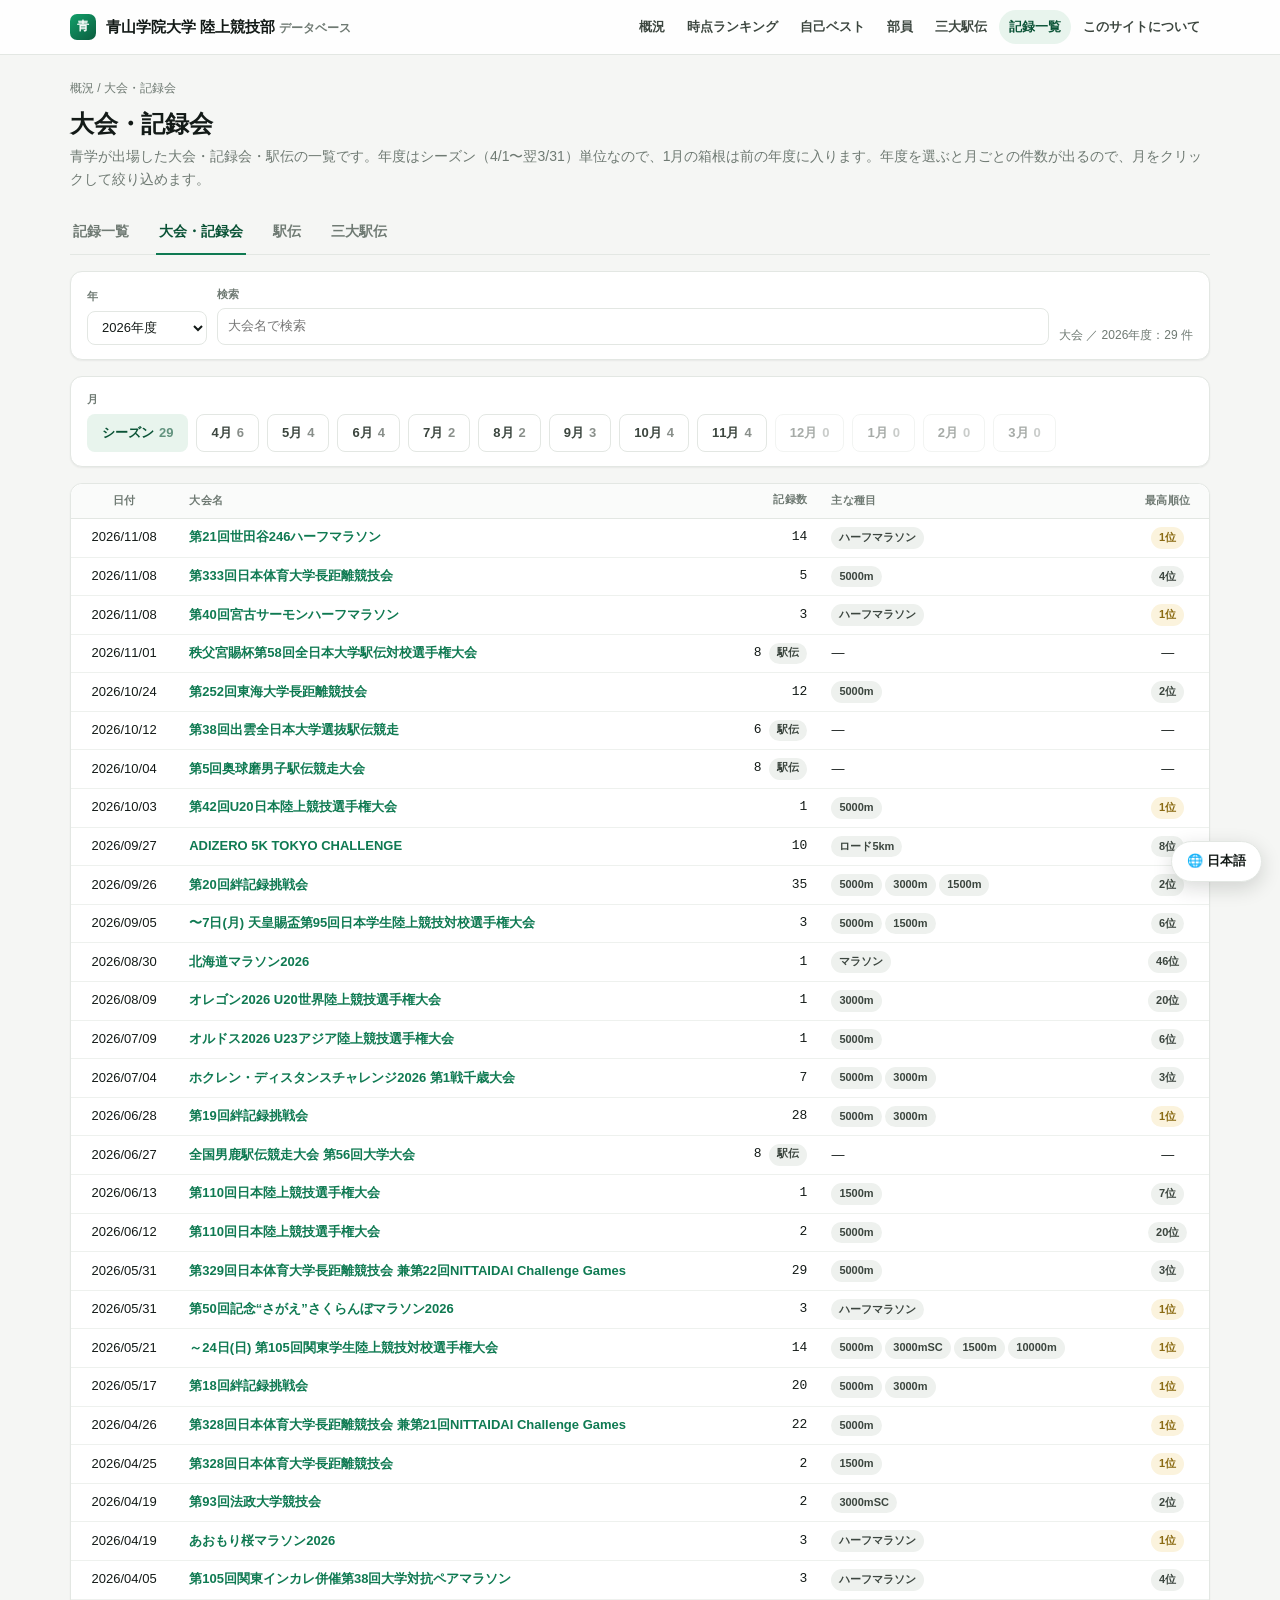
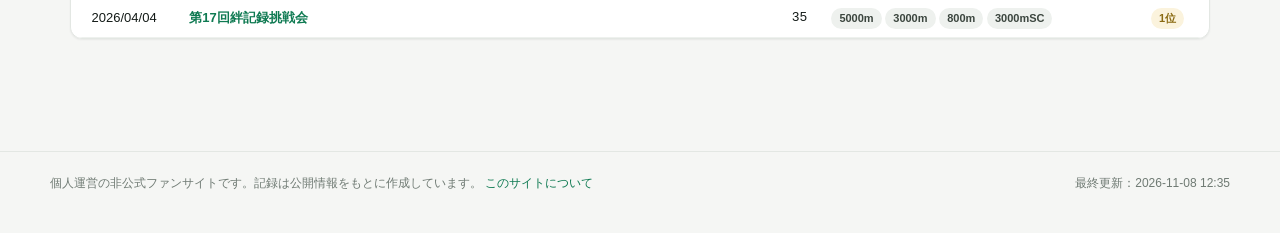
<file: races.html>
<!doctype html>
<html lang="ja">
<head>
<meta charset="utf-8">
<meta name="viewport" content="width=device-width, initial-scale=1">
<title>大会・記録会 | 青山学院大学 陸上競技部</title>
<link rel="canonical" href="records.html?view=competition">
<meta http-equiv="refresh" content="0; url=records.html?view=competition">
<script>
  const params = new URLSearchParams(location.search);
  const tab = params.get("tab");
  params.delete("tab");
  params.set("view", tab === "ekiden" || tab === "major" ? tab : "competition");
  location.replace(`records.html?${params}`);
</script>
</head>
<body>
<p><a href="records.html?view=competition">大会・記録会</a></p>
</body>
</html>
</file>
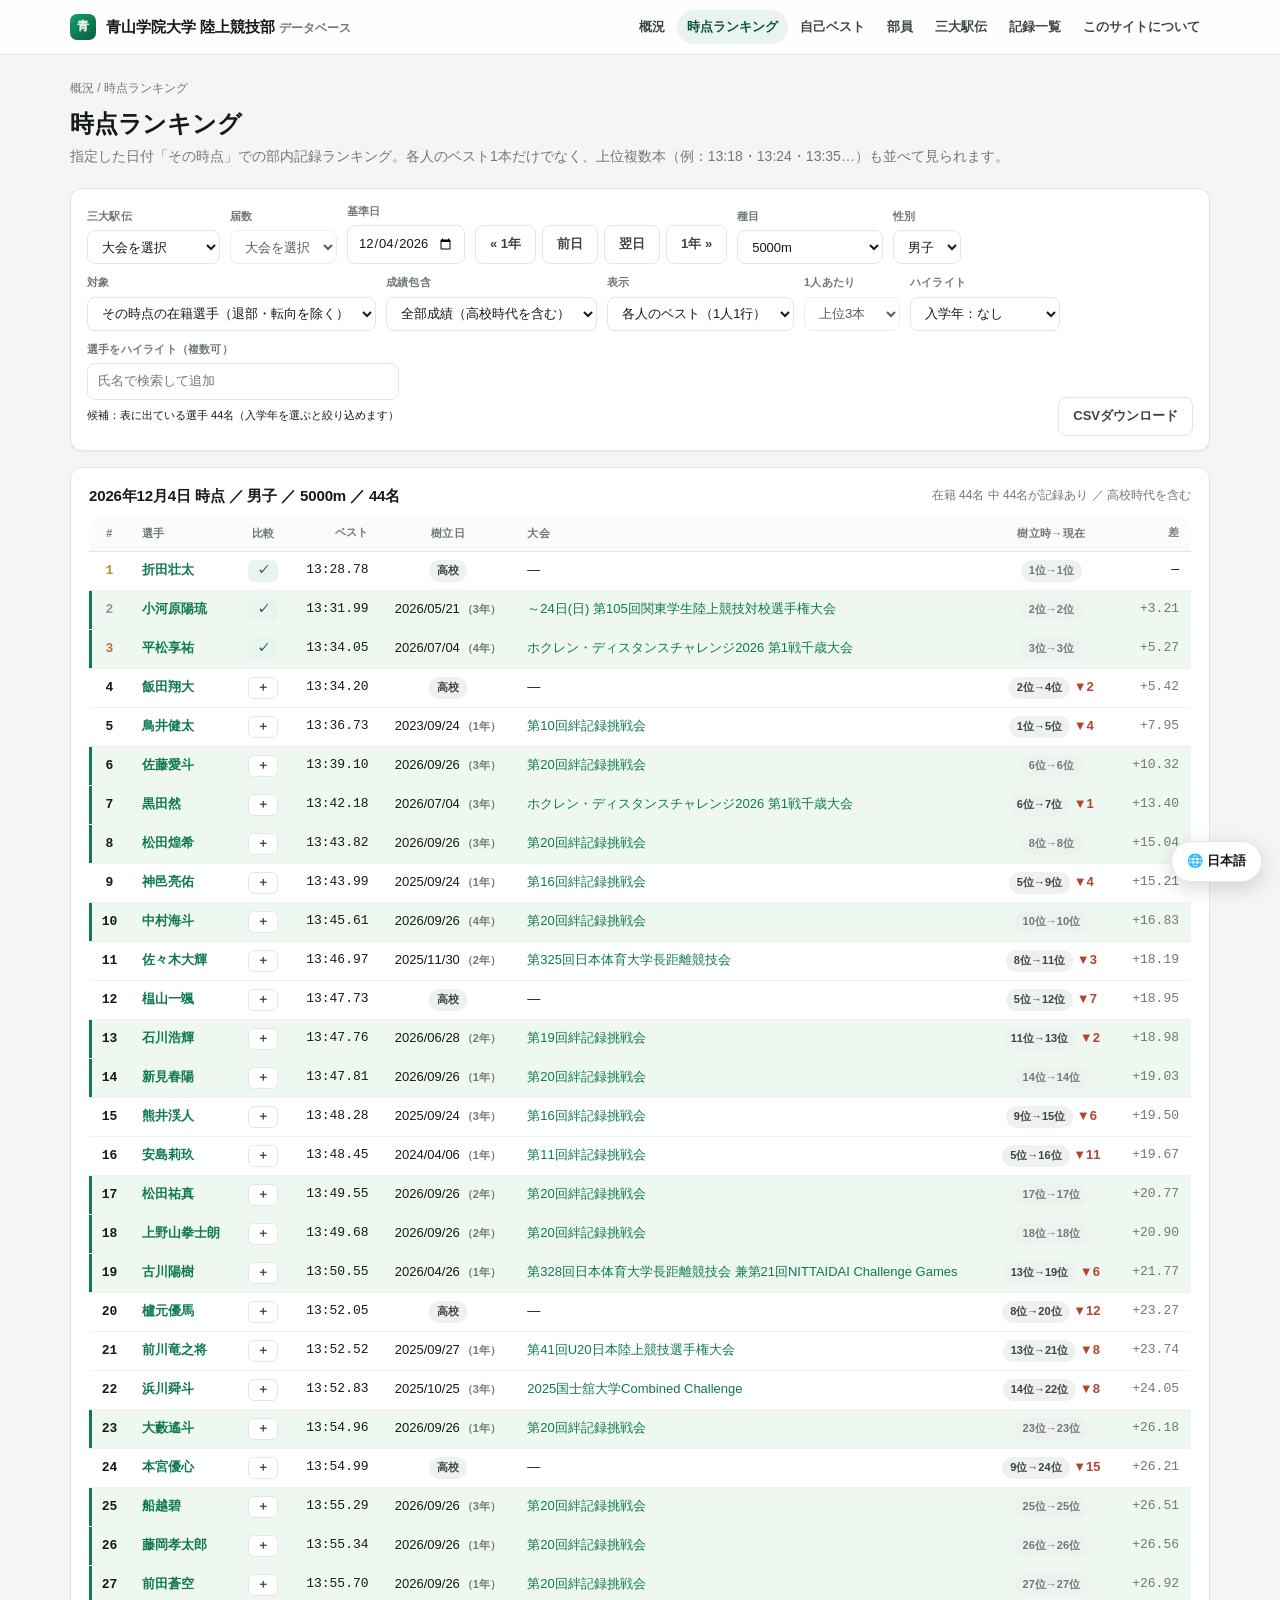
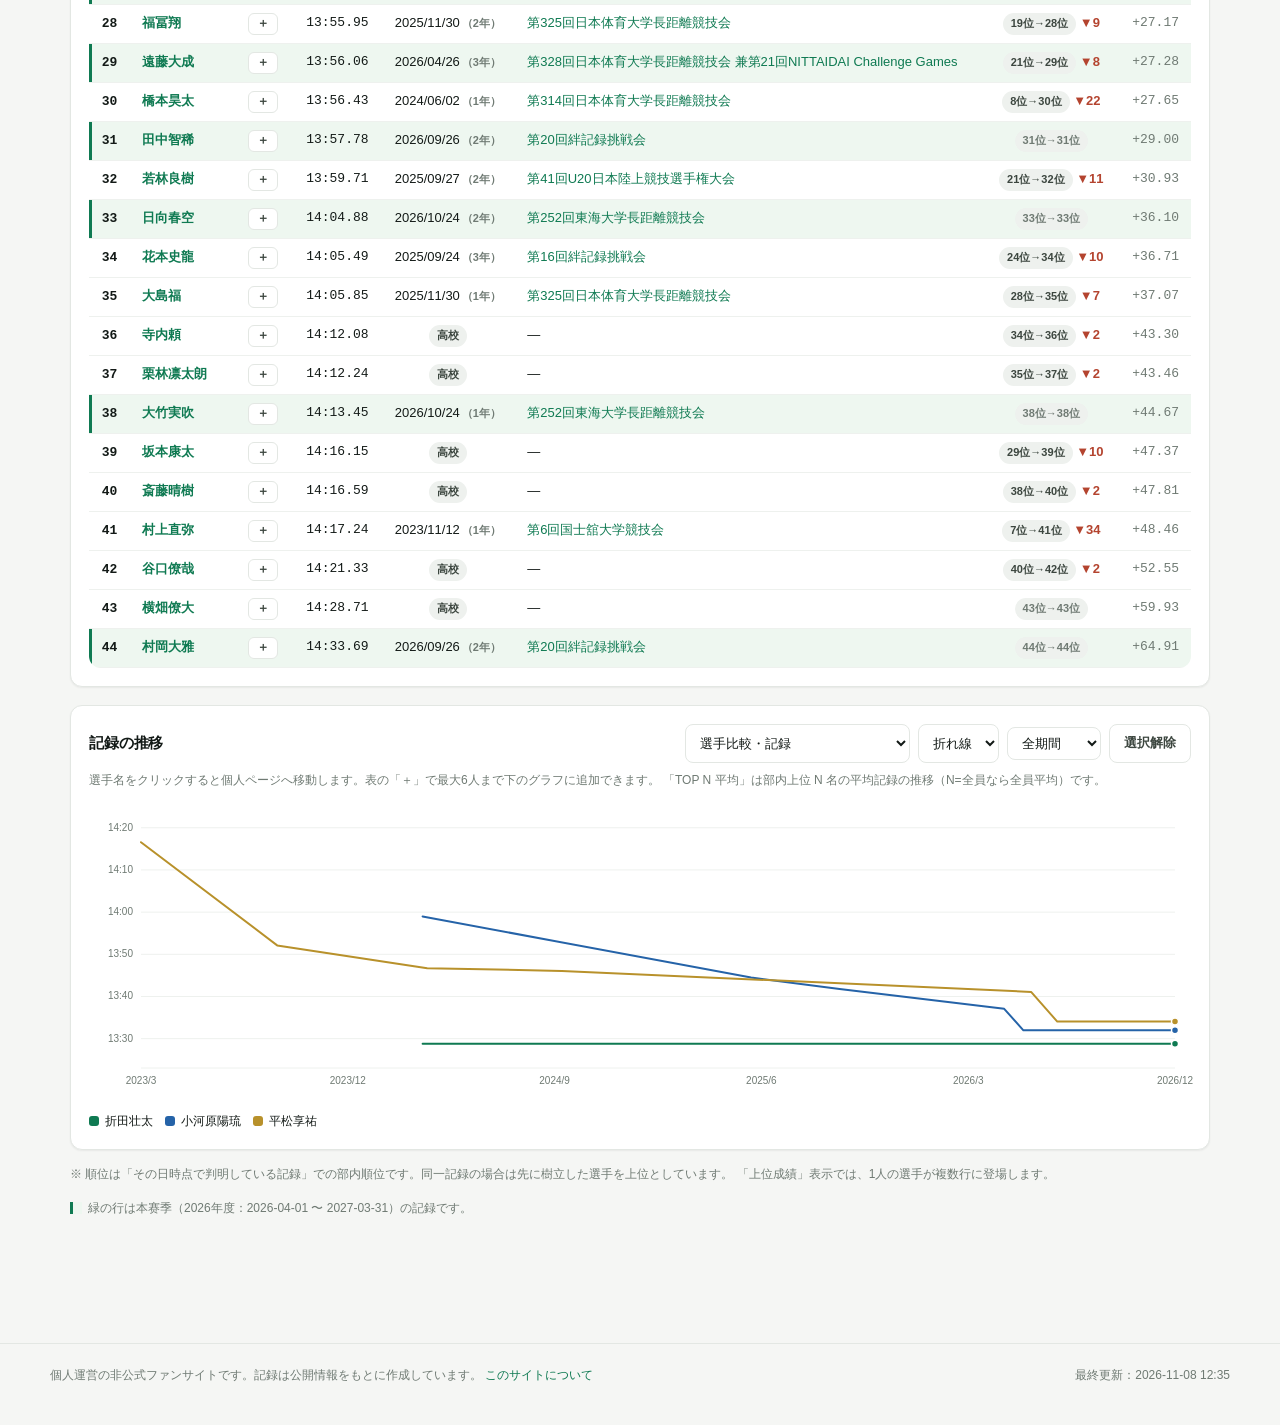
<file: rankings.html>
<!doctype html>
<html lang="zh-CN">
<head>
<meta charset="utf-8">
<meta name="viewport" content="width=device-width, initial-scale=1">
<title>時点ランキング | 青山学院大学 陸上競技部</title>
<link rel="stylesheet" href="assets/style.css">
</head>
<body>
<header data-site-header></header>

<main>
  <div class="breadcrumb"><a href="index.html">概況</a> / 時点ランキング</div>
  <section class="page-head">
    <h1>時点ランキング</h1>
    <p>指定した日付「その時点」での部内記録ランキング。各人のベスト1本だけでなく、上位複数本（例：13:18・13:24・13:35…）も並べて見られます。</p>
  </section>

  <section class="controls">
    <div class="field">
      <label>三大駅伝</label>
      <select id="majorRelay">
        <option value="">大会を選択</option>
        <option value="箱根駅伝">箱根駅伝</option>
        <option value="全日本大学駅伝">全日本大学駅伝</option>
        <option value="出雲駅伝">出雲駅伝</option>
      </select>
    </div>
    <div class="field">
      <label>届数</label>
      <select id="majorEdition" disabled>
        <option value="">大会を選択</option>
      </select>
    </div>
    <div class="field">
      <label>基準日</label>
      <input type="date" id="date">
    </div>
    <div class="field" style="align-self:flex-end">
      <div class="quick-dates">
        <button class="btn ghost" id="prevYear" title="1年前">« 1年</button>
        <button class="btn ghost" id="prevDay">前日</button>
        <button class="btn ghost" id="nextDay">翌日</button>
        <button class="btn ghost" id="nextYear">1年 »</button>
      </div>
    </div>
    <div class="field">
      <label>種目</label>
      <select id="item"></select>
    </div>
    <div class="field">
      <label>性別</label>
      <select id="sex">
        <option value="男">男子</option>
        <option value="女">女子</option>
      </select>
    </div>
    <div class="field">
      <label>対象</label>
      <select id="scope">
        <option value="active">その時点の在籍選手（退部・転向を除く）</option>
        <option value="member">その時点の在籍部員（退部・転向も含む）</option>
        <option value="all">歴代全員（OB・OG含む）</option>
      </select>
    </div>
    <div class="field">
      <label>成績包含</label>
      <select id="include">
        <option value="all">全部成績（高校時代を含む）</option>
        <option value="enrolled">在学中のみ</option>
      </select>
    </div>
    <div class="field">
      <label>表示</label>
      <select id="mode">
        <option value="best" selected>各人のベスト（1人1行）</option>
        <option value="top">上位成績（1人複数行）</option>
        <option value="all">全成績（1人複数行）</option>
      </select>
    </div>
    <div class="field">
      <label>1人あたり</label>
      <select id="perN">
        <option value="1">上位1本</option>
        <option value="2">上位2本</option>
        <option value="3" selected>上位3本</option>
        <option value="5">上位5本</option>
        <option value="10">上位10本</option>
        <option value="0">全部</option>
      </select>
    </div>
    <div class="field" style="min-width:150px">
      <label>ハイライト</label>
      <select id="hlYear"><option value="">入学年：なし</option></select>
    </div>
    <div class="field" style="min-width:230px">
      <label>選手をハイライト（複数可）</label>
      <input type="search" id="hlPlayer" placeholder="氏名で検索して追加" autocomplete="off">
      <div class="hint" id="hlHint" style="font-size:11px;margin-top:2px"></div>
      <div class="pill-row" id="hlChips" style="margin-top:6px"></div>
    </div>
    <div class="field" style="margin-left:auto;align-self:flex-end">
      <button class="btn ghost" id="csv">CSVダウンロード</button>
    </div>
  </section>

  <section class="card" style="margin-bottom:18px">
    <div class="card-title">
      <h3 id="summary">—</h3>
      <span class="hint" id="summaryHint"></span>
    </div>
    <div id="table"></div>
  </section>

  <section class="card">
    <div class="card-title">
      <h3>記録の推移</h3>
      <div class="pill-row">
        <select id="chartMode">
          <option value="athlete-time">選手比較・記録</option>
          <option value="athlete-rank">選手比較・順位</option>
          <option value="topn">TOP N 推移（部内N位の推移）</option>
        </select>
        <select id="topN" title="N">
          <option value="1">N=1</option>
          <option value="3">N=3</option>
          <option value="5" selected>N=5</option>
          <option value="10">N=10</option>
          <option value="20">N=20</option>
          <option value="0">全員</option>
        </select>
        <select id="lineStyle" title="線の種類">
          <option value="line" selected>折れ線</option>
          <option value="step">階段</option>
        </select>
        <span id="chartPeriod"></span>
        <button class="btn ghost" id="clearSel">選択解除</button>
      </div>
    </div>
    <p class="hint" style="margin:-4px 0 12px;color:var(--muted);font-size:12px">
      選手名をクリックすると個人ページへ移動します。表の「＋」で最大6人まで下のグラフに追加できます。
      「TOP N 平均」は部内上位 N 名の平均記録の推移（N=全員なら全員平均）です。
    </p>
    <div id="chart"></div>
  </section>

  <p class="footnote">
    ※ 順位は「その日時点で判明している記録」での部内順位です。同一記録の場合は先に樹立した選手を上位としています。
    「上位成績」表示では、1人の選手が複数行に登場します。
  </p>
  <p class="footnote" id="seasonNote"></p>
</main>

<footer data-site-footer></footer>

<script type="module">
import { loadStore, ITEM_ORDER, formatScore, formatDiff, currentSeason, scoreText } from "./assets/store.js";
import { mountLayout, setGeneratedAt, renderTable, fmtDate, fmtDateCell, fmtDateFull, gradeLabel, qs, esc, attachSuggestions } from "./assets/ui.js";
import { lineChart } from "./assets/charts.js";
import { mountPeriod, filterPoints } from "./assets/period.js";
import { t } from "./assets/i18n.js";

const store = await loadStore();
mountLayout("rankings.html");
setGeneratedAt(store.generatedAt);

const today = new Date();
const todayISO = `${today.getFullYear()}-${String(today.getMonth() + 1).padStart(2, "0")}-${String(today.getDate()).padStart(2, "0")}`;

const $item = document.getElementById("item");
const $date = document.getElementById("date");
const $sex = document.getElementById("sex");
const $scope = document.getElementById("scope");
const $include = document.getElementById("include");
const $mode = document.getElementById("mode");
const $perN = document.getElementById("perN");
const $chartMode = document.getElementById("chartMode");
const $topN = document.getElementById("topN");
const $lineStyle = document.getElementById("lineStyle");
const $majorRelay = document.getElementById("majorRelay");
const $majorEdition = document.getElementById("majorEdition");

const ITEMS_BY_SEX = {
  "男": ["five_5000m", "ten_10000m", "half_marathon", "three_3000m", "fifteen_1500m"],
  "女": ["fifteen_1500m", "three_3000m", "five_5000m", "ten_10000m", "half_marathon"],
};
const ALL_ITEMS = [...new Set([...ITEM_ORDER])].filter((k) => store.records.some((r) => r.item === k));

function fillItems() {
  const preferred = ITEMS_BY_SEX[$sex.value].filter((k) => ALL_ITEMS.includes(k));
  const rest = ALL_ITEMS.filter((k) => !preferred.includes(k));
  const list = [...preferred, ...rest];
  const cur = qs("item");
  $item.innerHTML = list.map((k) => `<option value="${k}">${store.itemLabel(k)}</option>`).join("");
  $item.value = cur && list.includes(cur) ? cur : list[0];
}

$date.max = todayISO;
$date.value = qs("date") || todayISO;
$sex.value = qs("sex") === "女" ? "女" : "男";
$scope.value = ["all", "member"].includes(qs("scope")) ? qs("scope") : "active";
$include.value = qs("include") === "enrolled" ? "enrolled" : "all";
if (qs("mode")) $mode.value = qs("mode");
fillItems();

let selected = [];
let currentRows = [];
let period = mountPeriod(document.getElementById("chartPeriod"), (s) => { period = s; drawChart(); });

// ---- 三大駅伝から試合日を選ぶ（大会 → 届数） ----
const MAJOR_RELAY_NAMES = new Set(["箱根駅伝", "全日本大学駅伝", "出雲駅伝"]);
const majorRelayRounds = () => store.ekidenRounds
  .filter((round) => store.ekidenItemById.get(round.ekidenItemId)?.name === $majorRelay.value)
  .sort((a, b) => String(b.date || "").localeCompare(String(a.date || "")));

function fillMajorEditions(selectedId = "") {
  const rounds = majorRelayRounds();
  $majorEdition.disabled = !rounds.length;
  $majorEdition.innerHTML = rounds.length
    ? `<option value="">回を選択</option>` + rounds.map((round) =>
      `<option value="${round.id}">${esc(round.round)}（${fmtDate(round.date)}）</option>`).join("")
    : `<option value="">大会を選択</option>`;
  if (selectedId && rounds.some((round) => String(round.id) === String(selectedId))) {
    $majorEdition.value = String(selectedId);
  }
}

function syncMajorFromDate() {
  const round = store.ekidenRounds.find((item) => {
    const name = store.ekidenItemById.get(item.ekidenItemId)?.name;
    return item.date === $date.value && MAJOR_RELAY_NAMES.has(name);
  });
  if (!round) {
    $majorRelay.value = "";
    $majorEdition.disabled = true;
    $majorEdition.innerHTML = `<option value="">大会を選択</option>`;
    return;
  }
  $majorRelay.value = store.ekidenItemById.get(round.ekidenItemId)?.name || "";
  fillMajorEditions(round.id);
}

$majorRelay.addEventListener("change", () => fillMajorEditions());
$majorEdition.addEventListener("change", () => {
  const round = store.ekidenRounds.find((item) => String(item.id) === $majorEdition.value);
  if (!round || !round.date) return;
  $date.value = round.date;
  selected = [];
  render();
});
syncMajorFromDate();

// ---- ハイライト（入学年 / 選手を複数） ----
const $hlYear = document.getElementById("hlYear");
const $hlPlayer = document.getElementById("hlPlayer");
const $hlChips = document.getElementById("hlChips");
let hlYear = "";
let hlIds = new Set();
let tableStudents = [];   // いま表に出ている選手（ハイライト候補を絞るのに使う）
const isHl = (student) => !!student
  && ((hlYear && String(student.enrollmentYear) === hlYear) || hlIds.has(student.id));
/** 行のクラス：今季（緑）＋ハイライト（金） */
const rowCls = (student, date) =>
  [inSeason(date) ? "row-current" : "", isHl(student) ? "row-hl" : ""].filter(Boolean).join(" ");

function fillHlYears() {
  const years = [...new Set(store.studentsBySex($sex.value).map((s) => s.enrollmentYear).filter(Boolean))]
    .sort().reverse();
  const cur = $hlYear.value;
  $hlYear.innerHTML = `<option value="">入学年：なし</option>`
    + years.map((y) => `<option value="${y}">${y}年入学</option>`).join("");
  $hlYear.value = years.includes(cur) ? cur : "";
  hlYear = $hlYear.value;
}
function renderHlChips() {
  $hlChips.innerHTML = [...hlIds].map((id) => {
    const s = store.student(id);
    return s ? `<button type="button" class="btn ghost active" data-hl="${id}">${esc(s.name)} ×</button>` : "";
  }).join("");
  $hlChips.querySelectorAll("[data-hl]").forEach((b) =>
    b.addEventListener("click", () => {
      hlIds.delete(Number(b.dataset.hl));
      renderHlChips();
      render();
    }));
}
/**
 * ハイライト候補は「いま表に出ている選手」だけ。
 * 入学年を選んでいれば、その学年の選手だけに絞る（入学年 → メンバー の2段階）。
 */
function refreshHlSuggest() {
  const pool = tableStudents.length ? tableStudents : store.studentsBySex($sex.value);
  const list = hlYear ? pool.filter((s) => String(s.enrollmentYear) === hlYear) : pool;
  attachSuggestions($hlPlayer, list.map((s) => s.name), { limit: 2000 });
  const $hint = document.getElementById("hlHint");
  if ($hint) {
    $hint.textContent = t(
      hlYear ? `候補：${hlYear}年入学 ${list.length}名（表に出ている選手のみ）`
             : `候補：表に出ている選手 ${list.length}名（入学年を選ぶと絞り込めます）`,
      hlYear ? `候选：${hlYear} 年入学 ${list.length} 人（仅表格中出现的选手）`
             : `候选：表格中出现的选手 ${list.length} 人（选入学年可进一步筛选）`);
  }
}
$hlYear.addEventListener("change", () => { hlYear = $hlYear.value; render(); });
$hlPlayer.addEventListener("change", () => {
  const q = $hlPlayer.value.trim();
  if (!q) return;
  const pool = store.studentsBySex($sex.value);
  const s = pool.find((x) => x.name === q) || pool.find((x) => x.name.startsWith(q));
  if (!s) return;
  hlIds.add(s.id);
  $hlPlayer.value = "";
  renderHlChips();
  render();
});

// 本赛季（4/1〜翌年3/31）的记录加底色
const SEASON = currentSeason();
const inSeason = (d) => !!d && d >= SEASON.from && d <= SEASON.to;

function shiftDate(days) {
  const d = new Date($date.value + "T00:00:00");
  if (Number.isNaN(d.getTime())) return;
  d.setDate(d.getDate() + days);
  $date.value = `${d.getFullYear()}-${String(d.getMonth() + 1).padStart(2, "0")}-${String(d.getDate()).padStart(2, "0")}`;
  syncMajorFromDate();
  render();
}
document.getElementById("prevDay").onclick = () => shiftDate(-1);
document.getElementById("nextDay").onclick = () => shiftDate(1);
document.getElementById("prevYear").onclick = () => shiftDate(-365);
document.getElementById("nextYear").onclick = () => shiftDate(365);
document.getElementById("clearSel").onclick = () => { selected = []; render(); };

$date.addEventListener("change", () => { syncMajorFromDate(); render(); });
$item.addEventListener("change", () => { selected = []; render(); });
$scope.addEventListener("change", () => { selected = []; render(); });
$include.addEventListener("change", () => { selected = []; render(); });
$mode.addEventListener("change", render);
$perN.addEventListener("change", render);
$chartMode.addEventListener("change", drawChart);
$topN.addEventListener("change", drawChart);
$lineStyle.addEventListener("change", drawChart);
$sex.addEventListener("change", () => { selected = []; fillItems(); fillHlYears(); refreshHlSuggest(); render(); });
// 切换语言后重画一次（带变量的整句要重新生成）
document.addEventListener("langchange", () => render());

/** 取该选手符合条件的记录（<= 基准日），按成绩升序 */
function athleteRecords(id, item, date, include) {
  return store.recordsOf(id, { include })
    .filter((r) => r.item === item && r.isFinished !== false && r.seconds != null && (!r.date || r.date <= date))
    .sort((a, b) => a.seconds - b.seconds || (a.date || "").localeCompare(b.date || ""));
}

function render() {
  const scope = $scope.value, include = $include.value, sex = $sex.value;
  const item = $item.value, date = $date.value, mode = $mode.value;
  const label = store.itemLabel(item);
  const perN = Number($perN.value);
  $perN.disabled = mode === "best";

  const roster = store.rosterAsOf(date, { sex, includeWithdraw: scope === "member" });
  const pool = scope === "all" ? store.studentsBySex(sex) : roster;
  const withRecord = pool.filter((s) => athleteRecords(s.id, item, date, include).length).length;

  if (mode === "best") {
    const rows = store.rankingAsOf(date, item, { scope, include, sex });
    currentRows = rows;
    rows.forEach((r) => { r.__cls = rowCls(r.student, r.pbDate); });
    document.getElementById("summary").textContent = t(
      `${fmtDateFull(date)} 時点 ／ ${sex}子 ／ ${label} ／ ${rows.length}名`,
      `${fmtDateFull(date)} 时点 ／ ${sex}子 ／ ${label} ／ ${rows.length} 名`);
    document.getElementById("summaryHint").textContent =
      (scope === "all"
        ? t("歴代全員が対象", "対象为历代全体")
        : t(`在籍 ${roster.length}名 中 ${withRecord}名が記録あり`,
            `在籍 ${roster.length} 人中 ${withRecord} 人有成绩`)
          + (scope === "member" ? t("（退部・転向含む）", "（含退部・转经理）") : ""))
      + (include === "enrolled" ? " ／ 在学中の記録のみ" : " ／ 高校時代を含む");

    renderTable(document.getElementById("table"), [
      { label: "#", cls: "mid", render: (r) => `<span class="rank">${r.rank}</span>` },
      { label: "選手", cls: "name", render: (r) => nameLink(r.student) },
      { label: "比較", cls: "mid", render: (r) => compareBtn(r.student) },
      { label: "ベスト", cls: "num", render: (r) => `<span class="time">${scoreText(r.record)}</span>` },
      { label: "樹立日", cls: "mid", render: (r) => fmtDateCell(r.record, r.student) },
      { label: "大会", render: (r) => r.record.competitionId
        ? `<a href="race.html?type=competition&id=${r.record.competitionId}">${esc(r.record.competitionName || "—")}</a>`
        : esc(r.record.competitionName || "—") },
      { label: "樹立時→現在", cls: "mid", render: (r) => {
        if (!r.rankAtPb) return "—";
        const d = r.rankAtPb - r.rank;
        if (d === 0) return `<span class="badge dim">${r.rank}位→${r.rank}位</span>`;
        return `<span class="badge">${r.rankAtPb}位→${r.rank}位</span> <span class="${d > 0 ? "delta-up" : "delta-down"}">${d > 0 ? "▲" : "▼"}${Math.abs(d)}</span>`;
      } },
      { label: "差", cls: "num", render: (r, i) => i === 0 ? "—"
        : `<span class="time" style="color:var(--muted)">${formatDiff(r.seconds - rows[0].seconds)}</span>` },
    ], rows, { empty: "この時点では該当する記録がありません" });
    bindPicks();
    if (!selected.length) { selected = rows.slice(0, 3).map((r) => r.student.id); highlightPicks(); }
  } else {
    // 1人複数行：その選手の上位 N 本（または全記録）を並べる
    const list = [];
    for (const s of pool) {
      const recs = athleteRecords(s.id, item, date, include);
      const take = mode === "all" || perN === 0 ? recs : recs.slice(0, perN);
      take.forEach((r, i) => list.push({ student: s, record: r, seconds: r.seconds, own: i + 1, total: recs.length }));
    }
    list.sort((a, b) => a.seconds - b.seconds || (a.record.date || "").localeCompare(b.record.date || ""));
    const LIMIT = 400;
    const shown = list.slice(0, LIMIT);
    shown.forEach((r, i) => { r.rank = i + 1; });
    shown.forEach((r) => { r.__cls = rowCls(r.student, r.record.date); });
    currentRows = shown;

    const modeLabel = mode === "all" ? "全成績" : `各人の上位${perN === 0 ? "全" : perN}本`;
    document.getElementById("summary").textContent =
      t(`${fmtDateFull(date)} 時点 ／ ${sex}子 ／ ${label} ／ ${modeLabel} ／ ${list.length}件`,
        `${fmtDateFull(date)} 时点 ／ ${sex}子 ／ ${label} ／ ${modeLabel} ／ ${list.length} 件`);
    document.getElementById("summaryHint").textContent =
      (scope === "all"
        ? t("歴代全員", "历代全体")
        : t(`在籍 ${roster.length}名`, `在籍 ${roster.length} 人`)
          + (scope === "member" ? t("（退部・転向含む）", "（含退部・转经理）") : ""))
      + (include === "enrolled" ? " ／ 在学中の記録のみ" : " ／ 高校時代を含む")
      + (list.length > LIMIT ? t(` ／ 表示は上位${LIMIT}件`, ` ／ 仅显示前 ${LIMIT} 件`) : "");

    renderTable(document.getElementById("table"), [
      { label: "#", cls: "mid", render: (r) => `<span class="rank">${r.rank}</span>` },
      { label: "選手", cls: "name", render: (r) => nameLink(r.student) },
      { label: "比較", cls: "mid", render: (r) => compareBtn(r.student) },
      { label: "本人", cls: "mid", render: (r) => `<span class="badge ${r.own === 1 ? "green" : "dim"}">${r.own}位</span>`
        + (r.total > r.own ? `<span style="color:var(--muted);font-size:11px">/${r.total}</span>` : "") },
      { label: "記録", cls: "num", render: (r) => `<span class="time">${scoreText(r.record)}</span>` },
      { label: "日付", cls: "mid", render: (r) => fmtDateCell(r.record, r.student) },
      { label: "大会", render: (r) => r.record.competitionId
        ? `<a href="race.html?type=competition&id=${r.record.competitionId}">${esc(r.record.competitionName || "—")}</a>`
        : esc(r.record.competitionName || "—") },
      { label: "差", cls: "num", render: (r, i) => i === 0 ? "—"
        : `<span class="time" style="color:var(--muted)">${formatDiff(r.seconds - shown[0].seconds)}</span>` },
    ], shown, { empty: "この時点では該当する記録がありません" });
    bindPicks();
  }

  drawChart();
  renderSeasonNote();
  // ハイライト候補＝いま表に出ている選手
  tableStudents = [...new Map((currentRows || []).filter((r) => r.student).map((r) => [r.student.id, r.student])).values()];
  refreshHlSuggest();
}

function renderSeasonNote() {
  document.getElementById("seasonNote").innerHTML =
    `<span style="display:inline-block;width:12px;height:12px;background:#eef7f0;box-shadow:inset 3px 0 0 var(--accent);vertical-align:-2px;margin-right:6px"></span>` +
    t(`緑の行は本赛季（${SEASON.label}：${SEASON.from} 〜 ${SEASON.to}）の記録です。`,
      `绿色行是本赛季（${SEASON.label}：${SEASON.from} 〜 ${SEASON.to}）的成绩。`);
}

/** 选手名 → 个人页；「＋」按钮 → 加入下面的对比图 */
const nameLink = (s) => `<a href="player.html?id=${s.id}" style="${selected.includes(s.id) ? "font-weight:800" : ""}">${esc(s.name)}</a>`;
const compareBtn = (s) => {
  const on = selected.includes(s.id);
  return `<button type="button" class="btn ghost mini${on ? " active" : ""}" data-pick="${s.id}" title="${on ? "対比中・クリックで解除" : "対比に追加"}">${on ? "✓" : "＋"}</button>`;
};
function bindPicks() {
  document.querySelectorAll("[data-pick]").forEach((a) => {
    a.addEventListener("click", (e) => {
      e.preventDefault();
      e.stopPropagation();
      const id = Number(a.dataset.pick);
      if (selected.includes(id)) selected = selected.filter((x) => x !== id);
      else if (selected.length >= 6) selected = [...selected.slice(1), id];
      else selected.push(id);
      render();
    });
  });
}
function highlightPicks() {
  document.querySelectorAll("[data-pick]").forEach((a) => {
    const on = selected.includes(Number(a.dataset.pick));
    a.classList.toggle("active", on);
    a.textContent = on ? "✓" : "＋";
  });
}

/** TOP N 平均：每个「有比赛的日子」计算部内上位 N 名（N=0 表示全员）的平均成绩 */
function topNAvgSeries(n, item, date, scope, include, sex) {
  const pool = scope === "all" ? store.studentsBySex(sex) : store.rosterAsOf(date, { sex });
  const dates = new Set();
  for (const s of pool) {
    for (const r of store.recordsOf(s.id, { include })) {
      if (r.item === item && r.seconds != null && r.date && r.date <= date) dates.add(r.date);
    }
  }
  const sorted = [...dates].sort();
  const points = [];
  for (const d of sorted) {
    const rows = store.rankingAsOf(d, item, { scope, include, sex });
    const take = n === 0 ? rows : rows.slice(0, n);
    if (!take.length) continue;
    const avg = take.reduce((sum, r) => sum + r.seconds, 0) / take.length;
    points.push({
      x: d, y: avg,
      meta: { count: take.length, names: take.slice(0, 5).map((r) => r.student.name).join("・") + (take.length > 5 ? "…" : "") },
    });
  }
  return points;
}

function drawChart() {
  const item = $item.value, date = $date.value, scope = $scope.value;
  const include = $include.value, sex = $sex.value;
  const cm = $chartMode.value;
  const style = $lineStyle.value;
  const n = Number($topN.value);
  const container = document.getElementById("chart");
  $topN.style.display = cm === "topn" ? "" : "none";

  if (cm === "topn") {
    const points = filterPoints(topNAvgSeries(n, item, date, scope, include, sex), period);
    if (!points.length) { container.innerHTML = `<div class="chart-empty">データがありません</div>`; return; }
    const title = n === 0 ? `${sex}子 ${store.itemLabel(item)} 全員平均` : `${sex}子 ${store.itemLabel(item)} 上位${n}名平均`;
    lineChart(container, {
      series: [{ name: title, points }],
      step: style === "step",
      legend: false,
      formatY: (v) => formatScore(v, false),
      tooltip: (p) => `<div style="opacity:.7">${fmtDate(p.x)}</div>
        <div><b>${formatScore(p.y)}</b> <span style="opacity:.7">平均</span></div>
        <div style="opacity:.7">${p.meta.count}名：${esc(p.meta.names)}</div>`,
    });
    return;
  }

  const series = selected.map((id) => {
    const s = store.student(id);
    const hist = store.pbHistory(id, item, date, { include });
    const points = hist.map((r) => ({
      x: r.date,
      y: cm === "athlete-rank" ? store.rankOf(id, item, r.date, scope, include, sex) : r.seconds,
      meta: r,
    }));
    const last = points[points.length - 1];
    if (last && date > last.x) {
      points.push({
        x: date,
        y: cm === "athlete-rank" ? (store.rankOf(id, item, date, scope, include, sex) ?? last.y) : last.y,
        meta: last.meta, carry: true,
      });
    }
    return { name: s ? s.name : String(id), points: filterPoints(points, period) };
  }).filter((s) => s.points.length);

  if (!series.length) {
    container.innerHTML = `<div class="chart-empty">比較したい選手を上の表から選んでください</div>`;
    return;
  }
  const isRank = cm === "athlete-rank";
  lineChart(container, {
    series,
    step: style === "step",
    invertY: isRank,
    yMin: isRank ? 1 : null,
    formatY: (v) => isRank ? v + "位" : formatScore(v, false),
    tooltip: (p, s, all, hidden) => {
      const lines = all.filter((x) => !hidden.has(x.name)).map((x) => {
        const q = x._pts.reduce((a, b) =>
          (Math.abs(Date.parse(b.x) - Date.parse(p.x)) < Math.abs(Date.parse(a.x) - Date.parse(p.x)) ? b : a));
        return `<div><span style="display:inline-block;width:8px;height:8px;border-radius:2px;background:${x.color};margin-right:6px"></span>${esc(x.name)} <b>${isRank ? q.y + "位" : formatScore(q.y)}</b></div>`;
      }).join("");
      return `<div style="opacity:.7;margin-bottom:3px">${fmtDate(p.x)}</div>${lines}
        ${p.meta && p.meta.competitionName ? `<div style="opacity:.7;margin-top:3px">${esc(p.meta.competitionName)}</div>` : ""}`;
    },
  });
}

// --- CSV 导出 ---
document.getElementById("csv").onclick = () => {
  if (!currentRows.length) return;
  const multi = $mode.value !== "best";
  const head = multi
    ? ["順位", "選手", "本人順位", "学年", "記録", "日付", "大会"]
    : ["順位", "選手", "学年", "ベスト", "樹立日", "大会", "樹立時順位"];
  const lines = [head.join(",")].concat(currentRows.map((r) => multi
    ? [r.rank, r.student.name, r.own, gradeLabel(store.gradeAt(r.student, r.record.date)) || "",
       formatScore(r.seconds, false), r.record.date || "", (r.record.competitionName || "").replace(/,/g, " ")].join(",")
    : [r.rank, r.student.name, r.grade || "", formatScore(r.seconds, false), r.pbDate || "",
       (r.record.competitionName || "").replace(/,/g, " "), r.rankAtPb || ""].join(",")));
  const blob = new Blob(["\uFEFF" + lines.join("\r\n")], { type: "text/csv;charset=utf-8" });
  const a = document.createElement("a");
  a.href = URL.createObjectURL(blob);
  a.download = `ranking_${$sex.value}_${$item.value}_${$date.value}.csv`;
  a.click();
  URL.revokeObjectURL(a.href);
};

fillHlYears();
refreshHlSuggest();
renderHlChips();
render();
</script>
</body>
</html>
</file>
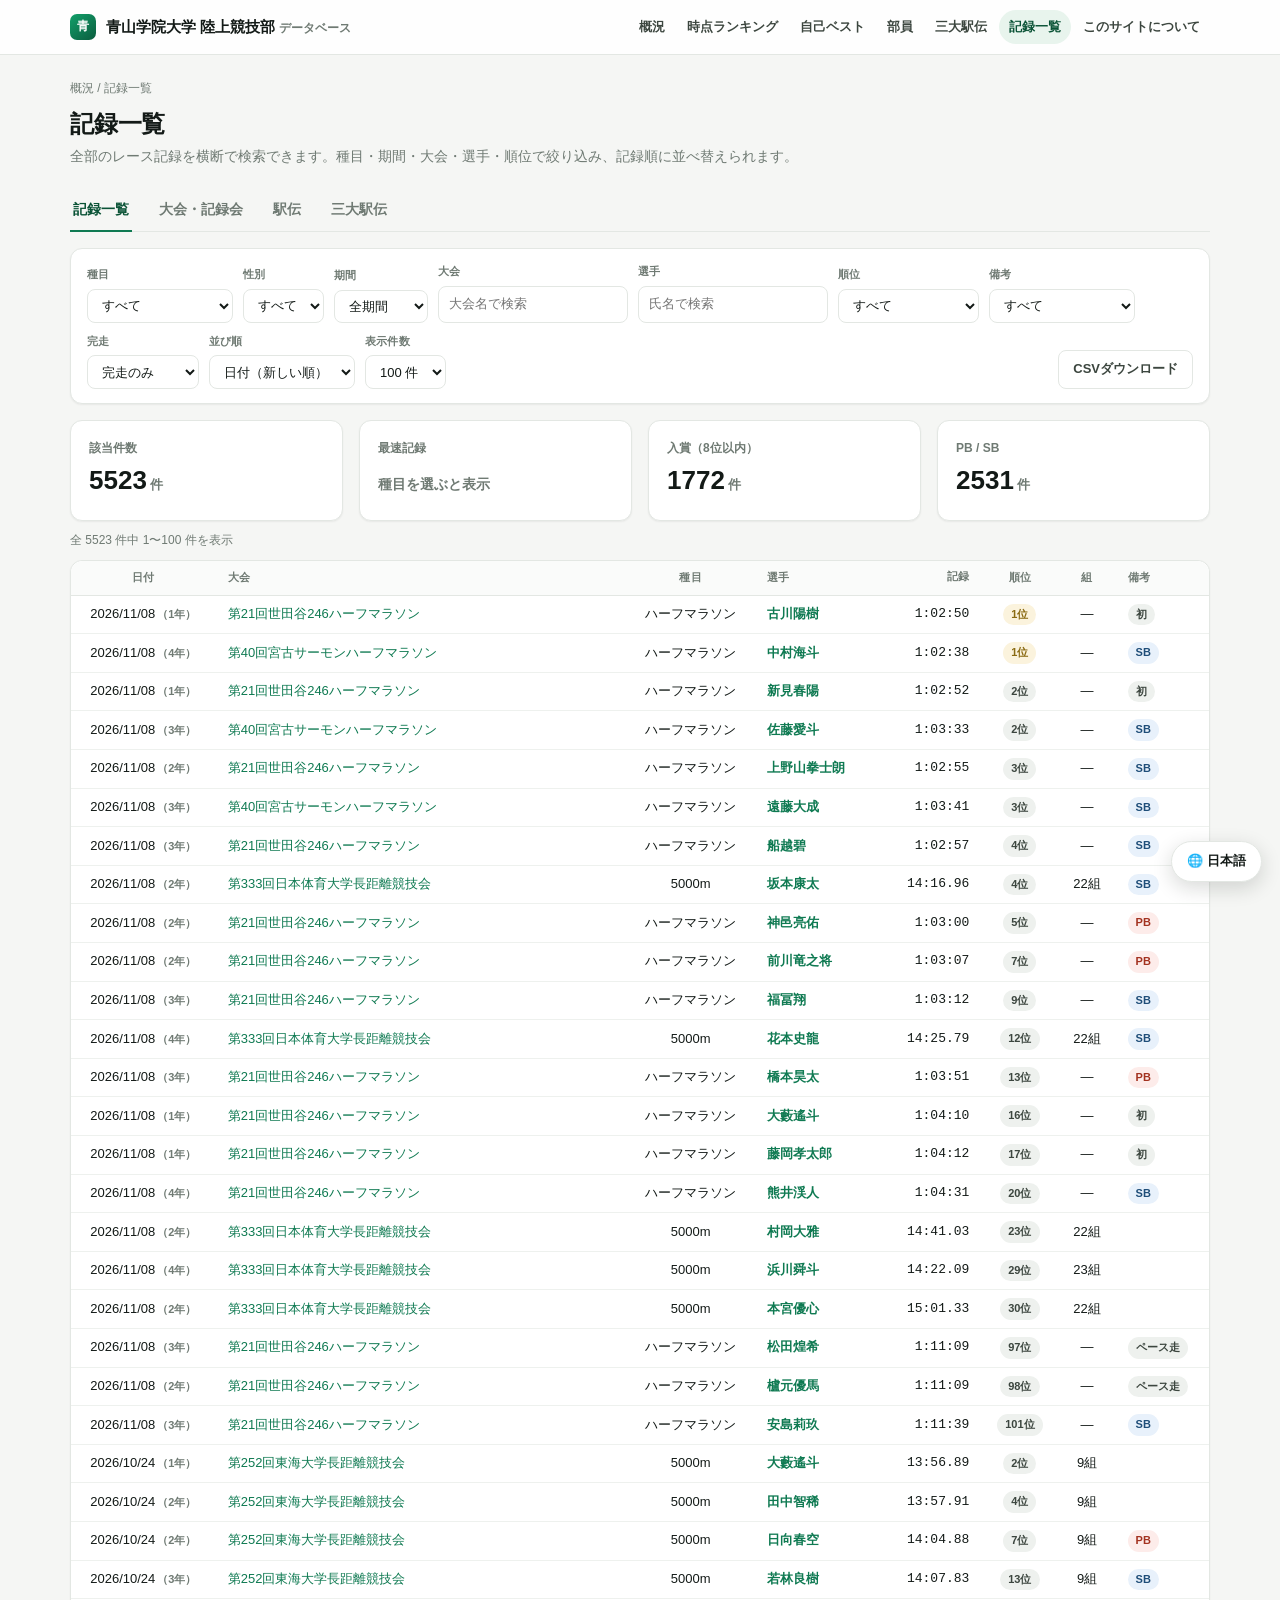
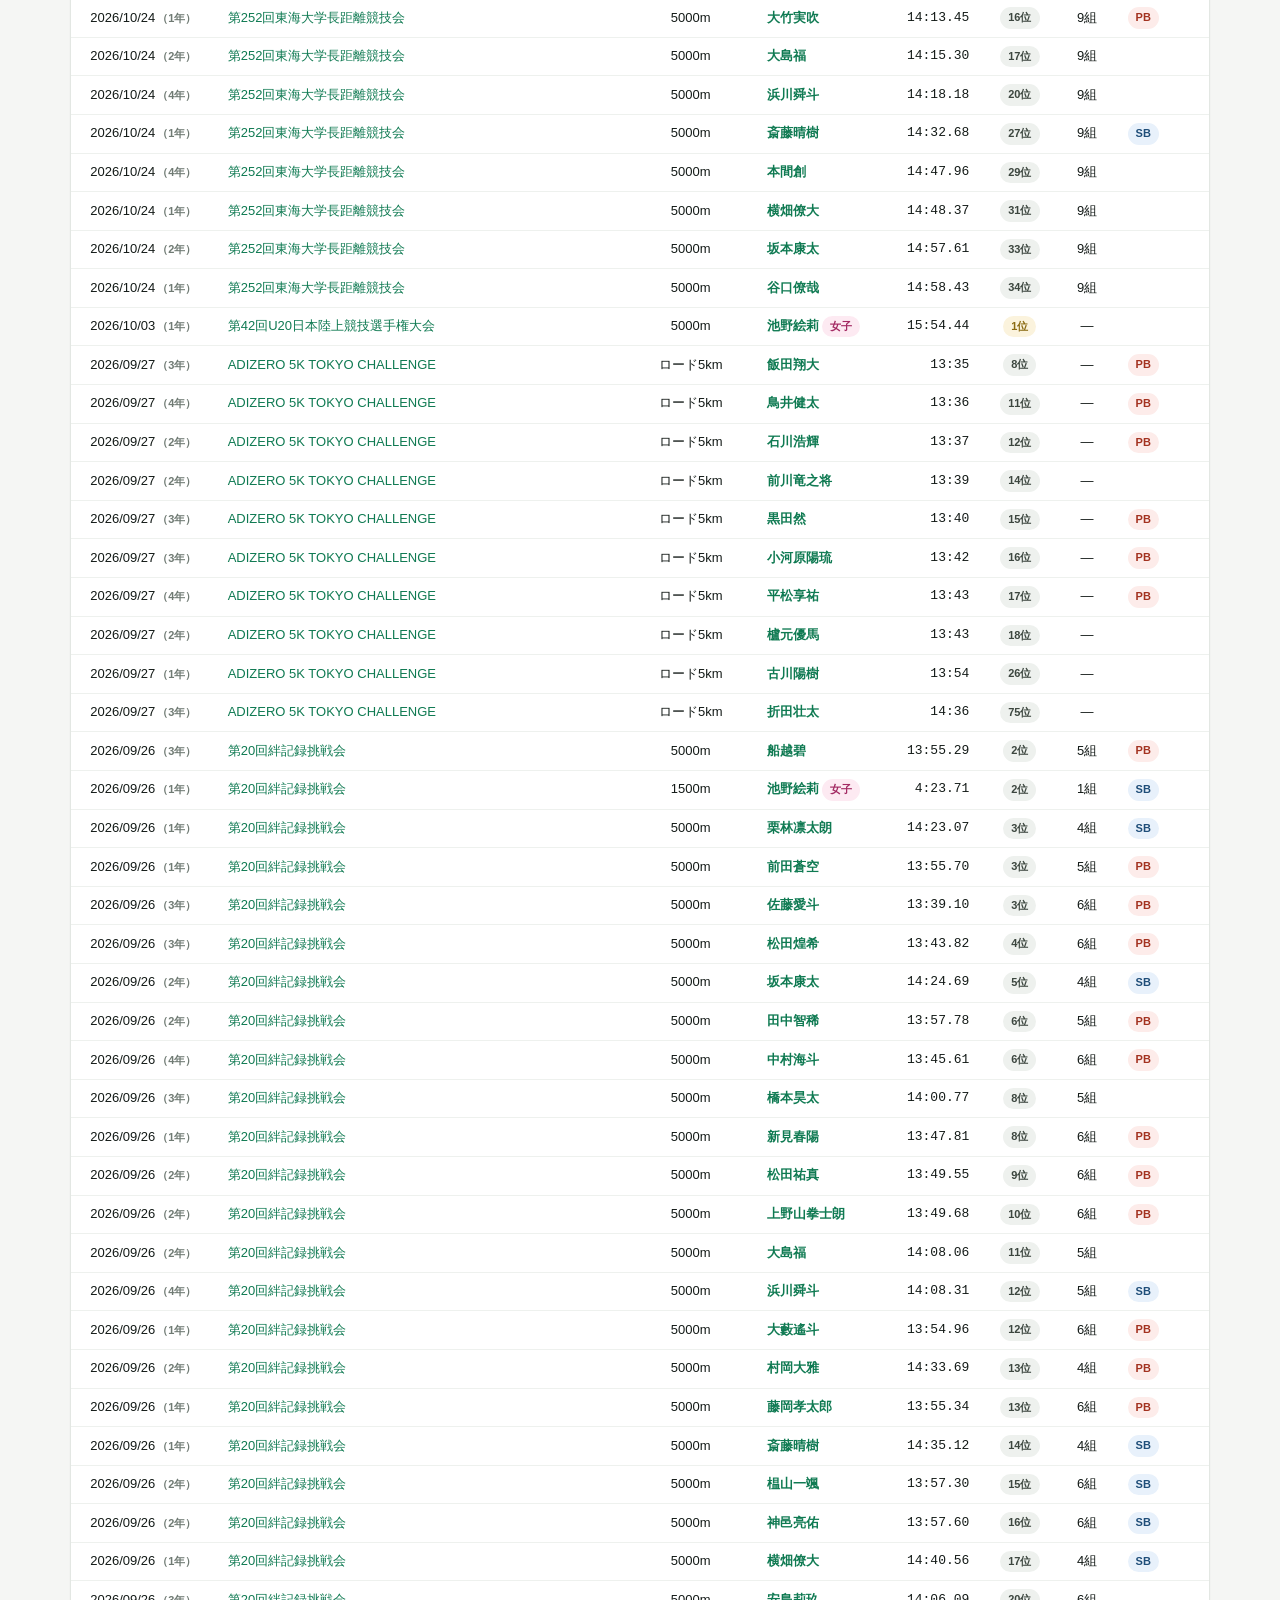
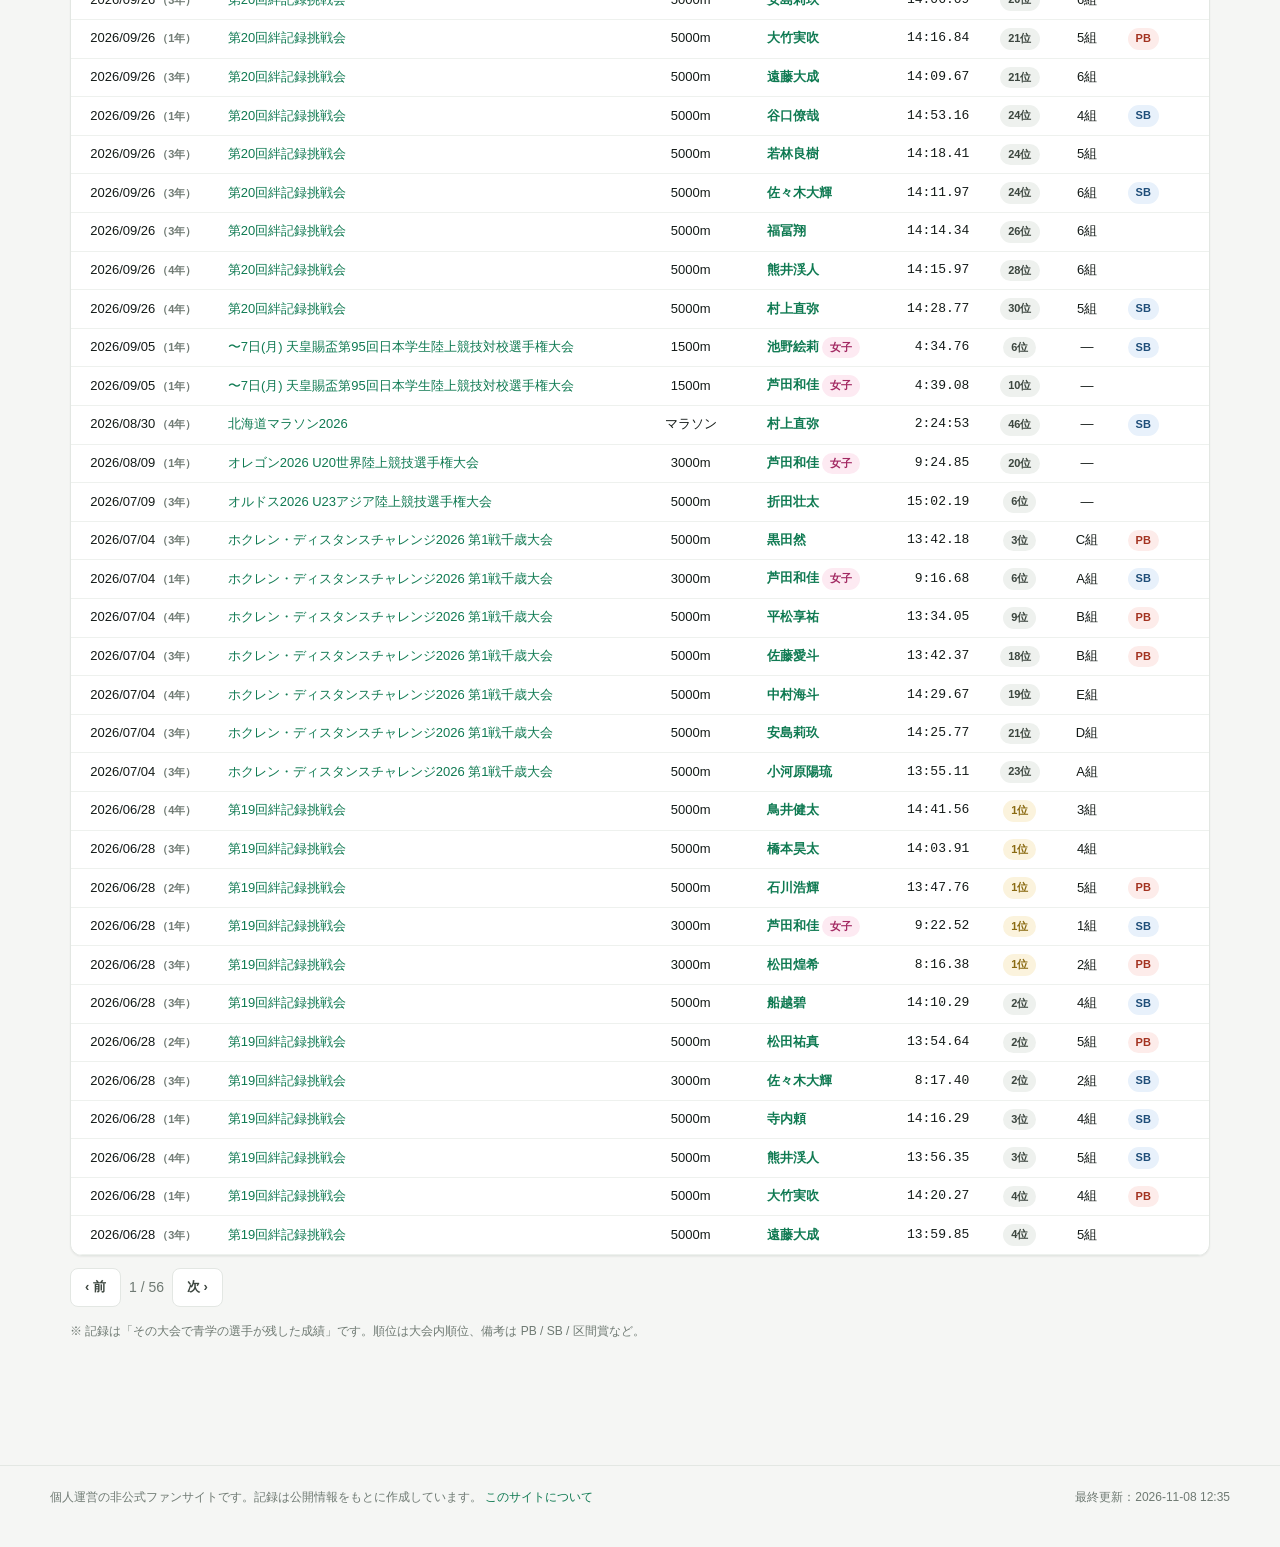
<file: records.html>
<!doctype html>
<html lang="zh-CN">
<head>
<meta charset="utf-8">
<meta name="viewport" content="width=device-width, initial-scale=1">
<title>記録一覧 | 青山学院大学 陸上競技部</title>
<link rel="stylesheet" href="assets/style.css">
</head>
<body>
<header data-site-header></header>

<main>
  <div class="breadcrumb"><a href="index.html">概況</a> / <span id="crumbCurrent">記録一覧</span></div>
  <section class="page-head">
    <h1 id="pageTitle">記録一覧</h1>
    <p id="pageLead">全部のレース記録を横断で検索できます。種目・期間・大会・選手・順位で絞り込み、記録順に並べ替えられます。</p>
  </section>

  <div class="tabs view-tabs" id="viewTabs">
    <button type="button" data-view="records" class="active">記録一覧</button>
    <button type="button" data-view="competition">大会・記録会</button>
    <button type="button" data-view="ekiden">駅伝</button>
    <button type="button" data-view="major">三大駅伝</button>
  </div>

  <div id="recordsPanel">
  <section class="controls">
    <div class="field">
      <label>種目</label>
      <select id="item"></select>
    </div>
    <div class="field">
      <label>性別</label>
      <select id="sex">
        <option value="">すべて</option>
        <option value="男">男子</option>
        <option value="女">女子</option>
      </select>
    </div>
    <div class="field">
      <label>期間</label>
      <span id="period"></span>
    </div>
    <div class="field" style="min-width:180px">
      <label>大会</label>
      <input type="search" id="race" placeholder="大会名で検索">
    </div>
    <div class="field" style="min-width:150px">
      <label>選手</label>
      <input type="search" id="player" placeholder="氏名で検索">
    </div>
    <div class="field">
      <label>順位</label>
      <select id="rank">
        <option value="">すべて</option>
        <option value="win">優勝のみ</option>
        <option value="8">入賞（8位以内）</option>
        <option value="3">3位以内</option>
      </select>
    </div>
    <div class="field">
      <label>備考</label>
      <select id="mark">
        <option value="">すべて</option>
        <option value="pb">PB / SB あり</option>
        <option value="prize">区間賞・優勝あり</option>
      </select>
    </div>
    <div class="field">
      <label>完走</label>
      <select id="finish">
        <option value="yes" selected>完走のみ</option>
        <option value="">DNF も含む</option>
        <option value="no">DNF のみ</option>
      </select>
    </div>
    <div class="field">
      <label>並び順</label>
      <select id="sort">
        <option value="date">日付（新しい順）</option>
        <option value="time">記録（速い順）</option>
        <option value="rank">順位（良い順）</option>
        <option value="player">選手名</option>
      </select>
    </div>
    <div class="field">
      <label>表示件数</label>
      <select id="size">
        <option value="50">50 件</option>
        <option value="100" selected>100 件</option>
        <option value="300">300 件</option>
        <option value="0">すべて</option>
      </select>
    </div>
    <div class="field" style="margin-left:auto;align-self:flex-end">
      <button class="btn ghost" id="csv">CSVダウンロード</button>
    </div>
  </section>

  <section class="grid cols-4" style="margin-bottom:14px">
    <div class="card stat"><span class="label">該当件数</span><span class="value" id="statCount">—</span></div>
    <div class="card stat"><span class="label">最速記録</span><span class="value" id="statBest">—</span></div>
    <div class="card stat"><span class="label">入賞（8位以内）</span><span class="value" id="statPrize">—</span></div>
    <div class="card stat"><span class="label">PB / SB</span><span class="value" id="statPb">—</span></div>
  </section>

  <p class="hint" id="summary" style="color:var(--muted);font-size:12px;margin:-4px 0 10px"></p>
  <div class="card pad-0" id="out"></div>
  <div class="pager" id="pager" style="display:flex;gap:8px;align-items:center;margin-top:12px;color:var(--muted)"></div>

  <p class="footnote">
    ※ 記録は「その大会で青学の選手が残した成績」です。順位は大会内順位、備考は PB / SB / 区間賞など。
  </p>
  </div>

  <div id="racesPanel" hidden>
    <div class="tabs" id="kindTabs" hidden></div>

    <section class="controls" id="filterBar">
      <div class="field"><label>年</label><select id="year"></select></div>
      <div class="field" style="flex:1;min-width:220px"><label>検索</label><input type="search" id="q" placeholder="大会名で検索"></div>
      <div class="field" style="margin-left:auto;align-self:flex-end"><span class="hint" id="count" style="color:var(--muted);font-size:12px"></span></div>
    </section>

    <section class="controls" id="monthBar">
      <div class="field" style="flex:1;min-width:100%">
        <label>月</label>
        <div class="pill-row" id="months"></div>
      </div>
    </section>

    <div class="card pad-0" id="raceOut"></div>
  </div>
</main>

<footer data-site-footer></footer>

<script type="module">
import { loadStore, ITEM_ORDER, formatScore, scoreText } from "./assets/store.js";
import { mountLayout, setGeneratedAt, renderTable, fmtDate, fmtDateCell, gradeLabel, esc, attachSuggestions, remarkBadge } from "./assets/ui.js";
import { mountPeriod, periodBounds } from "./assets/period.js";
import { t } from "./assets/i18n.js";

const store = await loadStore();
mountLayout("records.html");
setGeneratedAt(store.generatedAt);

const $ = (id) => document.getElementById(id);
let period = { mode: "all" };
let page = 1;
let filtered = [];

const items = ITEM_ORDER.filter((k) => store.records.some((r) => r.item === k));
$("item").innerHTML = `<option value="">すべて</option>` +
  items.map((k) => `<option value="${k}">${store.itemLabel(k)}</option>`).join("");

const params = new URLSearchParams(location.search);
const requestedView = params.get("view");
const legacyTab = params.get("tab");
const requestedTab = requestedView === "races"
  ? (["ekiden", "major"].includes(legacyTab) ? legacyTab : "competition")
  : requestedView
    ? requestedView
    : legacyTab
      ? (["ekiden", "major"].includes(legacyTab) ? legacyTab : "competition")
      : "records";
const VIEWS = ["records", "competition", "ekiden", "major"];
let activeView = VIEWS.includes(requestedTab) ? requestedTab : "records";

function updateViewHead() {
  const isRecords = activeView === "records";
  const labels = {
    records: ["記録一覧", "记录一览"],
    competition: ["大会・記録会", "大会・记录会"],
    ekiden: ["駅伝", "驿传"],
    major: ["三大駅伝", "三大驿传"],
  };
  const [jaLabel, zhLabel] = labels[activeView];
  const label = t(jaLabel, zhLabel);
  $("pageTitle").textContent = label;
  $("crumbCurrent").textContent = label;
  $("pageLead").textContent = isRecords
    ? t("全部のレース記録を横断で検索できます。種目・期間・大会・選手・順位で絞り込み、記録順に並べ替えられます。",
        "可横跨全部比赛成绩检索。按项目、期间、大会、选手、名次筛选，并按成绩排序。")
    : t("青学が出場した大会・記録会・駅伝の一覧です。年度はシーズン（4/1〜翌3/31）単位なので、1月の箱根は前の年度に入ります。年度を選ぶと月ごとの件数が出るので、月をクリックして絞り込めます。",
        "青学参加过的比赛・记录会・驿传一览。年度按赛季（4/1～次年 3/31）计算，所以 1 月的箱根算上一年度。选年度后会显示各月份件数，点月份即可筛选。")
  document.title = `${jaLabel} | 青山学院大学 陸上競技部`;
}

function setView(view, updateUrl = true) {
  activeView = VIEWS.includes(view) ? view : "records";
  $("recordsPanel").hidden = activeView !== "records";
  $("racesPanel").hidden = activeView === "records";
  document.querySelectorAll("#viewTabs [data-view]").forEach((button) => {
    button.classList.toggle("active", button.dataset.view === activeView);
    button.setAttribute("aria-selected", button.dataset.view === activeView ? "true" : "false");
  });
  updateViewHead();
  document.dispatchEvent(new CustomEvent("recordsviewchange", { detail: { view: activeView } }));
  if (updateUrl) {
    const next = new URL(location.href);
    next.searchParams.set("view", activeView);
    next.searchParams.delete("tab");
    history.replaceState(null, "", next);
  }
}

document.querySelectorAll("#viewTabs [data-view]").forEach((button) => {
  button.addEventListener("click", () => setView(button.dataset.view));
});
setView(activeView, false);

// 搜索框候选词：选手名 / 大会名（输入一个字就能选）
attachSuggestions($("player"), store.students.map((s) => s.name));
attachSuggestions($("race"), store.competitions.map((c) => c.name));
if (params.get("item") && items.includes(params.get("item"))) $("item").value = params.get("item");
if (params.get("sex")) $("sex").value = params.get("sex");
if (params.get("player")) $("player").value = params.get("player");

// 先把每条记录的派生字段算好，避免渲染时反复计算
const decorated = store.records.map((r) => {
  const s = store.student(r.studentId);
  return {
    r, s,
    grade: s ? store.gradeOfRecord(r, s) : null,
    sex: s ? (s.sex || "男") : "男",
    remark: r.remark || "",
  };
});

function apply() {
  const item = $("item").value;
  const sex = $("sex").value;
  const raceQ = $("race").value.trim().toLowerCase();
  const playerQ = $("player").value.trim().toLowerCase();
  const rankMode = $("rank").value;
  const mark = $("mark").value;
  const finish = $("finish").value;
  const [lo, hi] = periodBounds(period);

  filtered = decorated.filter((d) => {
    const r = d.r;
    if (item && r.item !== item) return false;
    if (sex && d.sex !== sex) return false;
    if (lo && (!r.date || r.date < lo)) return false;
    if (hi && (!r.date || r.date > hi)) return false;
    if (raceQ && !(r.competitionName || "").toLowerCase().includes(raceQ)) return false;
    if (playerQ && !(d.s ? d.s.name : "").toLowerCase().includes(playerQ)) return false;
    if (rankMode === "win" && r.rank !== 1) return false;
    if (rankMode === "8" && !(r.rank >= 1 && r.rank <= 8)) return false;
    if (rankMode === "3" && !(r.rank >= 1 && r.rank <= 3)) return false;
    if (mark === "pb" && !/PB|SB/i.test(d.remark)) return false;
    if (mark === "prize" && !/区間賞|優勝|大会新/.test(d.remark)) return false;
    if (finish === "yes" && r.isFinished === false) return false;
    if (finish === "no" && r.isFinished !== false) return false;
    return true;
  });

  const sort = $("sort").value;
  filtered.sort((a, b) => {
    if (sort === "time") {
      const av = a.r.seconds ?? Infinity, bv = b.r.seconds ?? Infinity;
      return av - bv || String(b.r.date).localeCompare(String(a.r.date));
    }
    if (sort === "rank") {
      const av = a.r.rank ?? 9999, bv = b.r.rank ?? 9999;
      return av - bv || String(b.r.date).localeCompare(String(a.r.date));
    }
    if (sort === "player") {
      return String(a.s ? a.s.name : "").localeCompare(String(b.s ? b.s.name : ""), "ja")
        || String(b.r.date).localeCompare(String(a.r.date));
    }
    return String(b.r.date || "").localeCompare(String(a.r.date || "")) || (a.r.rank ?? 9999) - (b.r.rank ?? 9999);
  });

  render();
}

function render() {
  const size = Number($("size").value);
  const item = $("item").value;
  const pages = size ? Math.max(1, Math.ceil(filtered.length / size)) : 1;
  if (page > pages) page = pages;
  const shown = size ? filtered.slice((page - 1) * size, page * size) : filtered;

  const times = filtered.map((d) => d.r.seconds).filter((x) => x != null);
  const dnfCount = filtered.filter((d) => d.r.isFinished === false).length;
  $("statCount").innerHTML = `${filtered.length}<small>件</small>`
    + (dnfCount ? `<small style="color:var(--muted)">（DNF ${dnfCount}）</small>` : "");
  // 混合项目时「最速」没有可比性，只有选定种目才显示
  $("statBest").innerHTML = (times.length && item)
    ? `${formatScore(Math.min(...times))}<small>${esc(store.itemLabel(item))}</small>`
    : `<span style="font-size:14px;color:var(--muted);font-weight:600">種目を選ぶと表示</span>`;
  $("statPrize").innerHTML = `${filtered.filter((d) => d.r.rank >= 1 && d.r.rank <= 8).length}<small>件</small>`;
  $("statPb").innerHTML = `${filtered.filter((d) => /PB|SB/i.test(d.remark)).length}<small>件</small>`;
  $("summary").textContent = size && filtered.length > size
    ? t(`全 ${filtered.length} 件中 ${(page - 1) * size + 1}〜${(page - 1) * size + shown.length} 件を表示`,
        `共 ${filtered.length} 件，显示第 ${(page - 1) * size + 1}〜${(page - 1) * size + shown.length} 件`)
    : t(`${filtered.length} 件を表示`, `显示 ${filtered.length} 件`);

  renderTable($("out"), [
    { label: "日付", cls: "mid", render: (d) => fmtDateCell(d.r, d.s) },
    { label: "大会", render: (d) => d.r.competitionId
      ? `<a href="race.html?type=competition&id=${d.r.competitionId}">${esc(d.r.competitionName || "—")}</a>`
      : esc(d.r.competitionName || "—") },
    { label: "種目", cls: "mid", render: (d) => esc(store.itemLabel(d.r.item)) },
    { label: "選手", cls: "name", render: (d) => d.s
      ? `<a href="player.html?id=${d.s.id}">${esc(d.s.name)}</a>${d.sex === "女" ? ` <span class="badge pink">女子</span>` : ""}`
      : "—" },
    { label: "記録", cls: "num", render: (d) => d.r.isFinished === false
      ? `<span class="badge dim">DNF</span>`
      : `<span class="time">${scoreText(d.r)}</span>` },
    { label: "順位", cls: "mid", render: (d) => d.r.rank
      ? `<span class="badge ${d.r.rank === 1 ? "gold" : ""}">${d.r.rank}位</span>` : "—" },
    { label: "組", cls: "mid", render: (d) => esc(d.r.group || "—") },
    { label: "備考", render: (d) => remarkBadge(d.remark) },
  ], shown, { empty: "条件に合う記録がありません" });

  const p = $("pager");
  p.textContent = "";
  if (pages > 1) {
    p.append(el("button", { class: "btn ghost", text: "‹ 前", disabled: page <= 1,
      onclick: () => { page--; render(); window.scrollTo({ top: 0 }); } }));
    p.append(el("span", { text: ` ${page} / ${pages} ` }));
    p.append(el("button", { class: "btn ghost", text: "次 ›", disabled: page >= pages,
      onclick: () => { page++; render(); window.scrollTo({ top: 0 }); } }));
  }
}

function el(tag, attrs = {}) {
  const n = document.createElement(tag);
  for (const [k, v] of Object.entries(attrs)) {
    if (v == null || v === false) continue;
    if (k === "class") n.className = v;
    else if (k === "text") n.textContent = v;
    else if (k.startsWith("on")) n.addEventListener(k.slice(2), v);
    else if (v === true) n.setAttribute(k, "");
    else n.setAttribute(k, v);
  }
  return n;
}

period = mountPeriod($("period"), (s) => { period = s; page = 1; apply(); });
for (const id of ["item", "sex", "rank", "mark", "finish", "sort"]) {
  $(id).addEventListener("change", () => { page = 1; apply(); });
}
$("size").addEventListener("change", () => { page = 1; render(); });
document.addEventListener("langchange", () => { updateViewHead(); render(); });
let timer;
for (const id of ["race", "player"]) {
  $(id).addEventListener("input", () => {
    clearTimeout(timer);
    timer = setTimeout(() => { page = 1; apply(); }, 250);
  });
}

$("csv").onclick = () => {
  const head = ["日付", "大会", "種目", "選手", "学年", "記録", "順位", "組", "備考"];
  const lines = [head.join(",")].concat(filtered.map((d) => [
    d.r.date || "", (d.r.competitionName || "").replace(/,/g, " "), store.itemLabel(d.r.item),
    d.s ? d.s.name : "", gradeLabel(d.grade) || "", d.r.score || "", d.r.rank == null ? "" : d.r.rank,
    d.r.group || "", (d.remark || "").replace(/,/g, " "),
  ].join(",")));
  const blob = new Blob(["\uFEFF" + lines.join("\r\n")], { type: "text/csv;charset=utf-8" });
  const a = document.createElement("a");
  a.href = URL.createObjectURL(blob);
  a.download = `records_${$("item").value || "all"}.csv`;
  a.click();
  URL.revokeObjectURL(a.href);
};

apply();
</script>

<script type="module">
import { loadStore, academicYear } from "./assets/store.js";
import { mountLayout, setGeneratedAt, renderTable, fmtDate, qs, esc, attachSuggestions } from "./assets/ui.js";

const store = await loadStore();
mountLayout("records.html");
setGeneratedAt(store.generatedAt);

const initialParams = new URLSearchParams(location.search);
const initialTab = initialParams.get("view") === "races"
  ? (["ekiden", "major"].includes(initialParams.get("tab")) ? initialParams.get("tab") : "competition")
  : (["competition", "ekiden", "major"].includes(initialParams.get("view"))
      ? initialParams.get("view")
      : (["ekiden", "major"].includes(initialParams.get("tab")) ? initialParams.get("tab") : "competition"));
let tab = initialTab;
const $year = document.getElementById("year");
const $q = document.getElementById("q");
const $filterBar = document.getElementById("filterBar");
const $months = document.getElementById("months");
const $monthBar = document.getElementById("monthBar");
const $kindTabs = document.getElementById("kindTabs");
const $raceOut = document.getElementById("raceOut");
const MAJOR_RELAY_NAMES = ["箱根駅伝", "全日本大学駅伝", "出雲駅伝"];
let relayKind = ["箱根駅伝", "全日本大学駅伝", "出雲駅伝", "other"].includes(qs("kind")) ? qs("kind") : "";
let month = /^\d{4}-\d{1,2}$/.test(qs("month") || "")
  ? qs("month").replace(/^(\d{4})-(\d)$/, "$1-0$2") : "";

function all() {
  if (tab === "competition") return store.competitionsSorted;
  let list = store.ekidenRoundsSorted;
  if (tab === "major") list = list.filter(isMajorRelay);
  if (relayKind === "other") return list.filter((r) => !isMajorRelay(r));
  if (relayKind) return list.filter((r) => relayNameOf(r) === relayKind);
  return list;
}

const relayNameOf = (r) => (store.ekidenItemById.get(r.ekidenItemId) || {}).name || "";
const isMajorRelay = (r) => MAJOR_RELAY_NAMES.includes(relayNameOf(r));

function fillYears() {
  if (tab === "major") {
    $year.innerHTML = "";
    $year.value = "";
    return;
  }
  const seasons = [...new Set(all().map((r) => academicYear(r.date)).filter(Boolean))].sort((a, b) => b - a);
  const prev = $year.value;
  $year.innerHTML = `<option value="">すべての年度</option>`
    + seasons.map((y) => `<option value="${y}">${y}年度</option>`).join("");
  const want = qs("year");
  const has = (v) => seasons.includes(Number(v));
  $year.value = has(prev) ? prev : (want && has(want) ? want : (seasons[0] ?? ""));
}

function seasonMonths(season) {
  const y = Number(season);
  const out = [];
  for (let m = 4; m <= 12; m++) out.push({ key: `${y}-${String(m).padStart(2, "0")}`, label: `${m}月` });
  for (let m = 1; m <= 3; m++) out.push({ key: `${y + 1}-${String(m).padStart(2, "0")}`, label: `${m}月` });
  return out;
}

function fillMonths() {
  if (tab === "major") {
    month = "";
    $monthBar.hidden = true;
    $months.innerHTML = "";
    return;
  }
  const y = $year.value;
  if (!y) { $monthBar.hidden = true; $months.innerHTML = ""; return; }
  $monthBar.hidden = false;
  const months = seasonMonths(y);
  const counts = new Map(months.map((m) => [m.key, 0]));
  let total = 0;
  for (const r of all()) {
    if (academicYear(r.date) !== Number(y)) continue;
    total++;
    const key = (r.date || "").slice(0, 7);
    if (counts.has(key)) counts.set(key, counts.get(key) + 1);
  }
  const btn = (val, text, n) =>
    `<button class="btn ghost ${val === month ? "active" : ""}" data-m="${val}"
      style="${n ? "" : "opacity:.45"}">${text}<span style="opacity:.6;margin-left:5px">${n}</span></button>`;
  $months.innerHTML = btn("", "シーズン", total)
    + months.map((m) => btn(m.key, m.label, counts.get(m.key) || 0)).join("");
  $months.querySelectorAll("[data-m]").forEach((button) =>
    button.addEventListener("click", () => { month = button.dataset.m; fillMonths(); render(); }));
}

function label(r) {
  if (tab !== "competition") {
    const item = store.ekidenItemById.get(r.ekidenItemId);
    return `${item ? item.name : "駅伝"} ${r.round}`;
  }
  return r.round && !r.name.includes(r.round) ? `${r.name} ${r.round}` : r.name;
}

function rows() {
  if (tab === "major") return all();
  const y = $year.value;
  const q = $q.value.trim().toLowerCase();
  return all().filter((r) => {
    if (y && academicYear(r.date) !== Number(y)) return false;
    if (y && month && (r.date || "").slice(0, 7) !== month) return false;
    if (q && !label(r).toLowerCase().includes(q)) return false;
    return true;
  });
}

function render() {
  const list = rows();
  $filterBar.hidden = tab === "major";
  renderKindTabs();
  const scope = tab === "major"
    ? ["三大駅伝", relayKind].filter(Boolean).join(" ／ ")
    : [tab === "competition" ? "大会" : "駅伝",
      $year.value ? `${$year.value}年度` : "全期間",
      month ? `${month.slice(0, 4)}年${Number(month.slice(5))}月` : "",
      relayKind === "other" ? "その他" : relayKind || ""].filter(Boolean).join(" ／ ");
  document.getElementById("count").textContent = `${scope}：${list.length} 件`;
  $raceOut.textContent = "";
  if (tab === "competition") {
    renderTable($raceOut, [
      { label: "日付", cls: "mid", render: (r) => fmtDate(r.date) },
      { label: "大会名", cls: "name", render: (r) => `<a href="race.html?type=competition&id=${r.id}">${esc(label(r))}</a>` },
      { label: "記録数", cls: "num", render: (r) => {
        const n = (store.recordsByCompetition.get(r.id) || []).length;
        if (n) return n;
        const k = r.ekidenRoundId ? (store.ekidenRecordsByRound.get(r.ekidenRoundId) || []).length : 0;
        return k ? `${k} <span class="badge">駅伝</span>` : "0";
      } },
      { label: "主な種目", render: (r) => {
        const items = [...new Set((store.recordsByCompetition.get(r.id) || []).map((x) => x.item))];
        return items.slice(0, 4).map((i) => `<span class="badge">${store.itemLabel(i)}</span>`).join(" ") || "—";
      } },
      { label: "最高順位", cls: "mid", render: (r) => {
        const recs = (store.recordsByCompetition.get(r.id) || []).filter((x) => x.rank);
        if (!recs.length) return "—";
        const best = Math.min(...recs.map((x) => x.rank));
        return `<span class="badge ${best === 1 ? "gold" : ""}">${best}位</span>`;
      } },
    ], list, { empty: "該当する大会がありません" });
  } else {
    renderTable($raceOut, [
      { label: "日付", cls: "mid", render: (r) => fmtDate(r.date) },
      { label: "大会", cls: "name", render: (r) => `<a href="race.html?type=ekiden&id=${r.id}">${esc(label(r))}</a>` },
      { label: "区間数", cls: "mid", render: (r) => r.intervalCount || (store.ekidenRecordsByRound.get(r.id) || []).length || "—" },
      { label: "区間賞", cls: "mid", render: (r) => {
        const n = (store.ekidenRecordsByRound.get(r.id) || []).filter((x) => x.rank === 1).length;
        return n ? `<span class="badge gold">${n}</span>` : "—";
      } },
      { label: "チーム順位", cls: "mid", render: (r) => {
        const recs = store.ekidenRecordsByRound.get(r.id) || [];
        const ranks = recs.map((x) => x.teamRank).filter((x) => x != null);
        return ranks.length ? `${Math.max(...ranks)}位` : "—";
      } },
    ], list, { empty: "該当する駅伝がありません" });
  }
}

function renderKindTabs() {
  $kindTabs.hidden = tab === "competition";
  if (tab === "competition") { $kindTabs.innerHTML = ""; return; }
  const items = [
    { key: "", label: tab === "major" ? "三大駅伝すべて" : "すべての駅伝" },
    ...MAJOR_RELAY_NAMES.map((name) => ({ key: name, label: name })),
    ...(tab === "ekiden" ? [{ key: "other", label: "その他の駅伝" }] : []),
  ];
  $kindTabs.innerHTML = items.map((item) =>
    `<button type="button" data-kind="${esc(item.key)}" class="${item.key === relayKind ? "active" : ""}">${esc(item.label)}</button>`).join("");
  $kindTabs.querySelectorAll("[data-kind]").forEach((button) => {
    button.addEventListener("click", () => {
      relayKind = button.dataset.kind;
      month = "";
      fillYears();
      fillMonths();
      render();
    });
  });
}

document.addEventListener("recordsviewchange", (event) => {
  const nextTab = event.detail.view;
  if (!["competition", "ekiden", "major"].includes(nextTab)) return;
  tab = nextTab;
  relayKind = "";
  month = "";
  if (tab === "major") $q.value = "";
  fillYears();
  fillMonths();
  render();
  refreshSuggestions();
});
$year.addEventListener("change", () => { month = ""; fillMonths(); render(); });
$q.addEventListener("input", render);

function refreshSuggestions() {
  attachSuggestions($q, [...all().map(label), ...store.competitions.map((c) => c.name)]);
}
refreshSuggestions();
fillYears();
fillMonths();
render();
</script>
</body>
</html>
</file>
<file: assets/style.css>
/* 青山学院大学 陸上競技部 データサイト — 设计系统 */
:root{
  --bg:#f5f6f4;
  --panel:#ffffff;
  --panel-2:#fafbfa;
  --ink:#131a17;
  --ink-2:#3c463f;
  --muted:#6f7a73;
  --line:#e3e7e3;
  --line-2:#eef1ee;
  --accent:#0f7a52;
  --accent-2:#12a06a;
  --accent-soft:#e8f4ed;
  --accent-ink:#0a5336;
  --gold:#b8912b;
  --silver:#8d98a1;
  --bronze:#b1733f;
  --danger:#b4442f;
  --radius:12px;
  --radius-sm:8px;
  --shadow:0 1px 2px rgba(16,24,20,.05), 0 10px 28px rgba(16,24,20,.06);
  --shadow-sm:0 1px 2px rgba(16,24,20,.06);
  --mono:ui-monospace,SFMono-Regular,Menlo,Consolas,"Liberation Mono",monospace;
  --sans:-apple-system,BlinkMacSystemFont,"Segoe UI","Hiragino Sans","Noto Sans JP","Microsoft YaHei","PingFang SC",sans-serif;
}

*{box-sizing:border-box}
[hidden]{display:none !important}
html,body{margin:0;padding:0}
body{
  background:var(--bg);
  color:var(--ink);
  font-family:var(--sans);
  font-size:14px;
  line-height:1.6;
  -webkit-font-smoothing:antialiased;
}
a{color:var(--accent);text-decoration:none}
a:hover{text-decoration:underline}
h1,h2,h3,h4{margin:0;font-weight:700;letter-spacing:-.01em;line-height:1.3}

/* ---------- 布局 ---------- */
.site-header{
  position:sticky;top:0;z-index:40;
  background:rgba(255,255,255,.86);
  backdrop-filter:saturate(180%) blur(10px);
  border-bottom:1px solid var(--line);
}
.site-header .inner{
  max-width:1180px;margin:0 auto;padding:10px 20px;
  display:flex;align-items:center;gap:22px;
}
.brand{display:flex;align-items:center;gap:10px;font-weight:800;font-size:15px;color:var(--ink);white-space:nowrap}
.brand:hover{text-decoration:none}
.brand .mark{
  width:26px;height:26px;border-radius:7px;flex:0 0 auto;
  background:linear-gradient(140deg,#12a06a,#0b5c3e);
  display:grid;place-items:center;color:#fff;font-size:12px;font-weight:800;
}
.brand .sub{color:var(--muted);font-weight:600;font-size:12px}
.main-nav{display:flex;gap:2px;flex-wrap:wrap;margin-left:auto}
.main-nav a{
  padding:7px 10px;border-radius:999px;color:var(--ink-2);font-weight:600;font-size:12.5px;
  white-space:nowrap;
}
.main-nav a:hover{background:var(--line-2);text-decoration:none}
.main-nav a.active{background:var(--accent-soft);color:var(--accent-ink)}

main{max-width:1180px;margin:0 auto;padding:24px 20px 72px}

.page-head{margin:6px 0 20px}
.page-head h1{font-size:24px}
.page-head p{color:var(--muted);margin:6px 0 0}
.breadcrumb{font-size:12px;color:var(--muted);margin-bottom:10px}
.breadcrumb a{color:var(--muted)}

.grid{display:grid;gap:16px}
.grid.cols-2{grid-template-columns:repeat(2,minmax(0,1fr))}
.grid.cols-3{grid-template-columns:repeat(3,minmax(0,1fr))}
.grid.cols-4{grid-template-columns:repeat(4,minmax(0,1fr))}
@media(max-width:900px){
  .grid.cols-3,.grid.cols-4{grid-template-columns:repeat(2,minmax(0,1fr))}
}
@media(max-width:640px){
  .grid.cols-2,.grid.cols-3,.grid.cols-4{grid-template-columns:1fr}
  .site-header .inner{flex-wrap:wrap;gap:8px}
  .main-nav{margin-left:0;width:100%}
}

/* ---------- 卡片 / 面板 ---------- */
.card{
  background:var(--panel);border:1px solid var(--line);border-radius:var(--radius);
  box-shadow:var(--shadow-sm);padding:18px;
}
.card.pad-0{padding:0;overflow:hidden}
.card-title{
  display:flex;align-items:center;justify-content:space-between;gap:12px;
  margin:0 0 12px;
}
.card-title h3{font-size:15px}
.card-title .hint{font-size:12px;color:var(--muted);font-weight:500}

.stat{display:flex;flex-direction:column;gap:2px}
.stat .label{font-size:12px;color:var(--muted);font-weight:600}
.stat .value{font-size:26px;font-weight:800;font-variant-numeric:tabular-nums}
.stat .value small{font-size:13px;font-weight:600;color:var(--muted);margin-left:3px}

/* ---------- 控件 ---------- */
.controls{
  display:flex;flex-wrap:wrap;gap:10px;align-items:flex-end;
  background:var(--panel);border:1px solid var(--line);border-radius:var(--radius);
  padding:14px 16px;box-shadow:var(--shadow-sm);margin-bottom:16px;
}
.field{display:flex;flex-direction:column;gap:5px;min-width:0}
.field > label{font-size:11px;font-weight:700;color:var(--muted);letter-spacing:.02em}
select,input[type=text],input[type=date],input[type=search]{
  font:inherit;font-size:13px;color:var(--ink);background:var(--panel);
  border:1px solid var(--line);border-radius:var(--radius-sm);
  padding:7px 10px;min-height:34px;
}
select:focus,input:focus{outline:2px solid var(--accent-soft);outline-offset:-1px;border-color:var(--accent)}
.btn{
  font:inherit;font-size:13px;font-weight:600;cursor:pointer;
  background:var(--accent);color:#fff;border:1px solid var(--accent);
  border-radius:var(--radius-sm);padding:8px 14px;min-height:34px;
}
.btn:hover{background:var(--accent-ink)}
.btn.ghost{background:var(--panel);color:var(--ink-2);border-color:var(--line)}
.btn.ghost:hover{background:var(--line-2)}
.btn.ghost.active{background:var(--accent-soft);color:var(--accent-ink);border-color:transparent}
.btn.mini{padding:1px 8px;min-height:22px;font-size:12px;line-height:1.4;border-radius:6px}
.quick-dates{display:flex;gap:6px;flex-wrap:wrap}
.quick-date{display:flex;flex-direction:column;align-items:flex-start;gap:1px;padding:6px 10px;min-height:0;line-height:1.25}
.quick-date b{font-size:12px}
.quick-date span{font-size:10px;font-weight:500;color:var(--muted);white-space:nowrap}
.switch{display:inline-flex;align-items:center;gap:7px;font-size:13px;font-weight:600;color:var(--ink-2);cursor:pointer}

/* ---------- 表格 ---------- */
.table-wrap{overflow-x:auto;border-radius:var(--radius)}
table.data{width:100%;border-collapse:collapse;font-size:13px;background:var(--panel)}
table.data th,table.data td{padding:8px 12px;text-align:left;border-bottom:1px solid var(--line-2);white-space:nowrap}
table.data thead th{
  position:sticky;top:0;background:var(--panel-2);
  font-size:11px;font-weight:700;color:var(--muted);letter-spacing:.03em;
  border-bottom:1px solid var(--line);
}
table.data tbody tr:hover{background:var(--accent-soft)}
table.data td.num,table.data th.num{text-align:right;font-variant-numeric:tabular-nums;font-family:var(--mono)}
table.data td.mid,table.data th.mid{text-align:center}
table.data .rank{font-family:var(--mono);font-weight:700}
table.data tr.r1 .rank{color:var(--gold)}
table.data tr.r2 .rank{color:var(--silver)}
table.data tr.r3 .rank{color:var(--bronze)}
table.data td.name{font-weight:600}
/* 本赛季（4/1〜翌年3/31）的记录：淡绿底 + 左侧色条 */
table.data tbody tr.row-current{background:#eef7f0}
table.data tbody tr.row-current td:first-child{box-shadow:inset 3px 0 0 var(--accent)}
table.data tbody tr.row-current:hover{background:var(--accent-soft)}
/* ハイライト（入学年・選手） */
table.data tbody tr.row-hl > td{background:#fdf6e3}
table.data tbody tr.row-hl td:first-child{box-shadow:inset 3px 0 0 var(--gold)}
table.data tbody tr.row-hl:hover > td{background:#fbf0d8}
table.data .time{font-family:var(--mono);font-variant-numeric:tabular-nums}
table.data.compact th,table.data.compact td{padding:5px 10px}
table.data tfoot td{background:var(--panel-2);border-top:1px solid var(--line);font-weight:700;color:var(--muted)}
table.data tfoot .list-average-label{font-size:12px;letter-spacing:.03em}

.badge{
  display:inline-block;padding:1px 7px;border-radius:999px;
  font-size:11px;font-weight:700;background:var(--line-2);color:var(--ink-2);
  border:1px solid transparent;
}
.badge.green{background:var(--accent-soft);color:var(--accent-ink)}
.badge.gold{background:#fbf3dd;color:#8a6a12}
.badge.silver{background:#e9edf0;color:#4a545c}
.badge.bronze{background:#f8e6d2;color:#8a5a2b}
.badge.pb{background:#fdecea;color:#a33220}
.badge.sb{background:#e8f1fb;color:#1f4e79}
.badge.pink{background:#fdeaf2;color:#a32a63}
.badge.dim{color:var(--muted)}
/* 「樹立日」の後ろに付ける「（2年）」 */
.grade-note{color:var(--muted);font-size:11px;font-weight:600;margin-left:2px}
/* 三大駅伝 出場者：学年 × 大会 のマトリクス */
table.ek-matrix{width:100%;border-collapse:separate;border-spacing:3px;font-size:13px}
table.ek-matrix th{font-size:11px;font-weight:700;color:var(--muted);text-align:center;padding:3px 6px;white-space:nowrap}
table.ek-matrix tbody th{text-align:right;color:var(--ink-2)}
table.ek-matrix td.ek-cell{text-align:center;padding:5px 4px;border-radius:6px;background:var(--panel);box-shadow:inset 0 0 0 1px var(--line-2)}
table.ek-matrix td.ek-cell.empty{background:transparent}
table.ek-matrix td.r1{background:#fdf1c6}
table.ek-matrix td.r2{background:#e9edf0}
table.ek-matrix td.r3{background:#f8e6d2}
table.ek-matrix td.rec .ek-pos,table.ek-matrix td.rec .ek-time{color:var(--danger);font-weight:700}
.ek-pos{display:block;font-weight:700;line-height:1.3}
.ek-time{display:block;font-family:var(--mono);font-size:11px;color:var(--muted);line-height:1.3}
.ek-key{display:inline-block;padding:1px 7px;border-radius:999px;font-size:11px}
.ek-key.r1{background:#fdf1c6;color:#8a6a12}
.ek-key.r2{background:#e9edf0;color:#4a545c}
.ek-key.r3{background:#f8e6d2;color:#8a5a2b}
/* 三大駅伝 出場者：カードを並べる（PC=4列 / タブレット=2列 / 手机=1列） */
#membersOut.ek-grid{display:grid;gap:12px;grid-template-columns:repeat(4,minmax(0,1fr));align-items:start}
@media (max-width:1180px){#membersOut.ek-grid{grid-template-columns:repeat(2,minmax(0,1fr))}}
@media (max-width:680px){#membersOut.ek-grid{grid-template-columns:1fr}}
#membersOut.ek-grid .ek-card{min-width:0;font-size:12px}
#membersOut.ek-grid .card-title{flex-wrap:wrap;gap:2px}
#membersOut.ek-grid .card-title h3{font-size:14px}
#membersOut.ek-grid .card-title .hint{font-size:11px}
#membersOut.ek-grid table.ek-matrix{font-size:11px;border-spacing:2px}
#membersOut.ek-grid table.ek-matrix th{padding:2px}
#membersOut.ek-grid table.ek-matrix td.ek-cell{padding:4px 2px}
#membersOut.ek-grid .ek-info{column-gap:6px}
/* 三大駅伝 出場者：5000/10000/ハーフ/高校PB */
.ek-info{display:grid;grid-template-columns:1fr 1fr;gap:2px 10px;padding:6px 12px 2px;font-size:11px;color:var(--ink)}
.ek-info b{color:var(--muted);font-weight:600;margin-right:5px}
/* 三大駅伝 総合成績：大会ごとの推移グラフ */
.totals-charts{display:grid;gap:16px;grid-template-columns:repeat(3,minmax(0,1fr))}
.totals-charts .card{margin:0}
@media (max-width:1100px){.totals-charts{grid-template-columns:1fr}}
/* 三大駅伝 総合成績：年度ごとの団体順位比較 */
.team-rank-card{margin-bottom:16px;overflow:hidden}
.team-rank-wrap{padding:0 8px 10px}
.team-rank-table{min-width:620px;font-size:13px}
.team-rank-table th,.team-rank-table td{text-align:center;padding:7px 10px}
.team-rank-table tbody th{font-family:var(--mono);font-weight:700;color:var(--muted);white-space:nowrap}
.team-rank-cell{display:inline-flex;flex-direction:column;align-items:center;justify-content:center;gap:2px;min-width:112px;padding:4px 8px;border-radius:7px}
.team-rank-line{display:inline-flex;align-items:baseline;justify-content:center;gap:6px}
.team-rank-cell b{font-size:14px}
.team-rank-cell small{font-size:10px;color:var(--muted);font-weight:500}
.team-rank-awards{font-size:10px;color:var(--muted);font-weight:600}
.team-rank-awards b{font-size:10px;color:var(--ink-2)}
.team-rank-cell:hover{background:var(--accent-soft);text-decoration:none}
.team-rank-cell.rank-first{background:#fdf1c6;color:#7b5a08}
.team-rank-cell.rank-first small{color:#8a6a12}
.team-rank-cell.rank-second{background:#e9edf0;color:#43505a}
.team-rank-cell.rank-third{background:#f8e6d2;color:#7e4d25}
.team-rank-awards.has-awards,.team-rank-awards.has-awards b{color:var(--danger);font-weight:800}
.team-rank-missing{color:var(--muted)}
.result-awards{color:var(--danger);font-weight:800}
/* 三大駅伝 総合成績：年度ごとのカード（details） */
details.edition{border:1px solid var(--line)}
details.edition > summary{cursor:pointer;padding:11px 16px;display:flex;gap:12px;flex-wrap:wrap;align-items:center;font-size:13px;list-style:none}
details.edition > summary::-webkit-details-marker{display:none}
details.edition > summary::before{content:"▸";color:var(--muted);font-size:11px}
details.edition[open] > summary::before{content:"▾"}
.edition-round{font-weight:800}
.edition-date{color:var(--muted);font-size:12px}
.edition-total{font-weight:700}
.edition-pace{color:var(--muted);font-family:var(--mono);font-size:12px}
.edition-head .btn{margin-left:auto}
details.edition.row-current{border-color:var(--accent);box-shadow:inset 3px 0 0 var(--accent);background:#f6fbf8}
/* 選手ページ上段：左＝プロフィール／右＝三大駅伝 出場 */
.player-top{display:grid;gap:16px;grid-template-columns:minmax(300px,.8fr) minmax(420px,1.2fr);align-items:start;margin:18px 0}
.player-top.single{grid-template-columns:1fr}
.player-top > #profile .card.profile{margin:0}
.player-top .card{margin:0}
@media (max-width:900px){.player-top{grid-template-columns:1fr}}
/* このサイトについて：出典や注意点のリスト */
.about-list{margin:0;padding-left:1.2em;line-height:1.9;font-size:13.5px}
.about-list li{margin:2px 0}
.about-list li::marker{color:var(--muted)}
.about-list .hint{display:block;font-size:12px;color:var(--muted)}
.about-list a{font-weight:600}
/* 組ごとのまとまりを分かりやすく：見出しの帯＋交互の背景 */
table.data tbody tr.group-band > td{
  background:var(--accent-soft);color:var(--accent-ink);
  font-size:12px;font-weight:700;letter-spacing:.03em;
  padding:5px 12px;border-top:2px solid var(--line);border-bottom:1px solid var(--line);
}
table.data tbody tr.group-start > td{border-top:1px solid var(--line-2)}
table.data tbody tr.g-odd > td{background:var(--panel-2)}
table.data tbody tr:hover > td{background:var(--accent-soft)}
.delta-up{color:var(--accent);font-weight:700}
.delta-down{color:var(--danger);font-weight:700}

.empty{padding:36px;text-align:center;color:var(--muted)}

/* ---------- 选手 ---------- */
.player-grid{display:grid;grid-template-columns:repeat(auto-fill,minmax(180px,1fr));gap:12px}
.player-card{
  background:var(--panel);border:1px solid var(--line);border-radius:var(--radius);
  padding:14px;box-shadow:var(--shadow-sm);color:inherit;
}
.player-card:hover{border-color:var(--accent);text-decoration:none;box-shadow:var(--shadow)}
.player-card .top{display:flex;gap:12px;align-items:center}
.avatar{
  width:48px;height:48px;border-radius:50%;flex:0 0 auto;overflow:hidden;
  background:linear-gradient(140deg,#e8f4ed,#cfe6d9);
  display:grid;place-items:center;font-weight:800;color:var(--accent-ink);font-size:16px;
}
.avatar.lg{width:104px;height:104px;font-size:34px}
.avatar img{width:100%;height:100%;object-fit:cover}
.player-card .nm{font-weight:700;font-size:14px}
.player-card .meta{font-size:11px;color:var(--muted)}
.player-card .pbs{margin-top:10px;display:flex;gap:14px;font-size:11px;color:var(--muted)}
.player-card .pbs b{display:block;font-family:var(--mono);font-size:13px;color:var(--ink)}

.profile{display:flex;gap:20px;align-items:flex-start;flex-wrap:wrap}
.profile .info dl{display:grid;grid-template-columns:auto 1fr;gap:4px 14px;margin:0;font-size:13px}
.profile .info dt{color:var(--muted)}
.profile .info dd{margin:0;font-weight:600}

/* ---------- 图表 ---------- */
.chart{width:100%;position:relative}
.chart svg{display:block;width:100%;height:auto;overflow:visible}
.chart .grid-line{stroke:var(--line-2);stroke-width:1}
.chart .axis-text{fill:var(--muted);font-size:10px}
.chart .series-line{fill:none;stroke-width:2;stroke-linejoin:round;stroke-linecap:round}
.chart .hover-line{stroke:var(--line);stroke-width:1;stroke-dasharray:3 3}
.chart .tip{
  position:absolute;pointer-events:none;z-index:5;
  background:rgba(19,26,23,.94);color:#fff;border-radius:8px;padding:7px 10px;
  font-size:12px;line-height:1.5;white-space:nowrap;transform:translate(-50%,-115%);
  box-shadow:0 6px 18px rgba(0,0,0,.2);
}
.chart .tip b{font-family:var(--mono)}
.legend{display:flex;flex-wrap:wrap;gap:12px;margin-top:10px;font-size:12px}
.legend .item{display:inline-flex;align-items:center;gap:6px;cursor:pointer;user-select:none}
.legend .swatch{width:10px;height:10px;border-radius:3px}
.legend .item.off{opacity:.38}
.chart-empty{padding:40px;text-align:center;color:var(--muted);font-size:13px}

/* ---------- 其他 ---------- */
.list-rows{display:flex;flex-direction:column}
.row-item{
  display:flex;align-items:center;gap:12px;padding:9px 4px;
  border-bottom:1px solid var(--line-2);font-size:13px;
}
.row-item:last-child{border-bottom:0}
.row-item .date{font-family:var(--mono);font-size:12px;color:var(--muted);width:92px;flex:0 0 auto}
.row-item .txt{flex:1;min-width:0;overflow:hidden;text-overflow:ellipsis;white-space:nowrap}
.footnote{color:var(--muted);font-size:12px;margin-top:14px;line-height:1.7}
.site-footer{border-top:1px solid var(--line);margin-top:40px;padding:22px 20px 40px;color:var(--muted);font-size:12px}
.site-footer .inner{max-width:1180px;margin:0 auto;display:flex;justify-content:space-between;gap:16px;flex-wrap:wrap}
.loading{padding:60px;text-align:center;color:var(--muted)}
.tabs{display:flex;gap:6px;border-bottom:1px solid var(--line);margin-bottom:14px}
#modeTabs{flex-wrap:wrap}
.tabs button{
  font:inherit;font-size:13px;font-weight:600;background:none;border:0;cursor:pointer;
  padding:9px 12px;color:var(--muted);border-bottom:2px solid transparent;margin-bottom:-1px;
}
.tabs button.active{color:var(--accent-ink);border-bottom-color:var(--accent)}
.tabs.view-tabs{gap:24px;margin-bottom:16px}
.tabs.view-tabs button{font-size:14px;padding:10px 3px}
.tabs.subview-tabs{gap:4px 18px;flex-wrap:wrap;margin-top:-4px;margin-bottom:14px}
.tabs.subview-tabs button{font-size:12px;padding:8px 2px}
.tabs button:disabled{opacity:.35;cursor:not-allowed;border-bottom-color:transparent}
.pill-row{display:flex;gap:8px;flex-wrap:wrap}
.kbd{font-family:var(--mono);font-size:11px;background:var(--line-2);border:1px solid var(--line);border-radius:4px;padding:1px 5px}
.demo-banner{
  background:#fff5e5;border:1px solid #f0d9ae;color:#8a5b12;
  border-radius:var(--radius-sm);padding:9px 14px;margin-bottom:16px;
  font-size:12px;font-weight:600;
}

/* 表格可排序表头 */
table.data thead th.sortable{cursor:pointer;user-select:none}
table.data thead th.sortable:hover{background:var(--accent-soft);color:var(--accent-ink)}
table.data thead th.sorted{color:var(--accent-ink);background:var(--accent-soft)}
table.data thead th .sort-ind{
  display:inline-block;margin-left:4px;font-size:10px;line-height:1;
  color:var(--muted);opacity:.5;
}
table.data thead th.sortable:hover .sort-ind{opacity:.9;color:var(--accent-ink)}
table.data thead th.sorted .sort-ind{
  opacity:1;color:#0a5238;font-size:11px;font-weight:700;
}

/* 个人最好成绩：红字 + 红框（不再用文字标签） */
.time.pb-cell{
  color:#c0392b;font-weight:800;
  background:#fdf1ef;border:1px solid #e9a79f;border-radius:6px;
  padding:1px 6px;
}
tr:hover .time.pb-cell{background:#fbe4e1}
/* 自己ベスト推移（学年別）：個人ページと選手別一覧で共用 */
table.data.pb-matrix{width:100%;min-width:0;table-layout:fixed;font-size:12px}
.pb-matrix tbody th{text-align:left;font-weight:700;white-space:nowrap}
.pb-matrix th:first-child,.pb-matrix td:first-child{width:22%}
table.data.pb-matrix th,table.data.pb-matrix td{padding:5px 5px}
table.data.pb-matrix thead th{font-size:11px}
table.data.pb-matrix .time{font-size:12px}
table.data.pb-matrix .pb-cell{padding:0 4px}
.pb-matrix .pb-matrix-empty{color:var(--line)}
.best-player-grid{display:grid;grid-template-columns:repeat(2,minmax(0,1fr));gap:14px;align-items:start}
.best-player-card{min-width:0;margin:0;overflow:hidden}
.best-player-head{padding:12px 12px 0;margin-bottom:5px;align-items:flex-start}
.best-player-head h3{margin:0 0 3px;font-size:15px}
.best-player-head .hint{display:block;font-size:11px}
.best-player-head > .badge{flex:0 0 auto}
.best-player-card .pb-matrix-wrap{padding:0 8px 10px}
@media (max-width:900px){.best-player-grid{grid-template-columns:1fr}}
/* 個人ページ：学年別 PB と成績推移を並べる */
.player-analytics-grid{display:grid;grid-template-columns:repeat(2,minmax(0,1fr));gap:16px;align-items:start;margin-bottom:18px}
.player-analytics-grid > .card{min-width:0;margin:0}
@media (max-width:900px){.player-analytics-grid{grid-template-columns:1fr}}
/* 携帯では PB の6列を画面内に収める */
@media (max-width:460px){
  .pb-matrix-wrap{overflow:visible}
  table.data.pb-matrix{min-width:0;width:100%;table-layout:fixed;font-size:10px}
  table.data.pb-matrix th,table.data.pb-matrix td{padding:4px 1px;white-space:nowrap}
  .pb-matrix th:first-child,.pb-matrix td:first-child{width:22%;font-size:10px}
  table.data.pb-matrix thead th{font-size:9.5px}
  table.data.pb-matrix .time{font-size:10px}
  table.data.pb-matrix .pb-cell{padding:0 1px;border-radius:4px}
  .best-player-card .pb-matrix-wrap{padding:0 5px 8px}
}

/* 系列很多时的图例 */
.legend.scroll{max-height:96px;overflow-y:auto;padding-right:4px}

/* 图表期间选择 */
.period-ctl{display:inline-flex;align-items:center;gap:6px}
.period-ctl select,.period-ctl input{min-height:30px}
.period-ctl .pd-sep{color:var(--muted)}

/* 语言切换悬浮按钮 */
.lang-fab{
  position:fixed;right:18px;bottom:18px;z-index:60;
  font:inherit;font-size:13px;font-weight:700;cursor:pointer;
  background:var(--panel);color:var(--ink);
  border:1px solid var(--line);border-radius:999px;
  padding:9px 15px;box-shadow:0 6px 20px rgba(16,24,20,.16);
  transition:transform .12s ease, box-shadow .12s ease;
}
.lang-fab:hover{transform:translateY(-2px);box-shadow:0 10px 26px rgba(16,24,20,.2);background:var(--accent-soft);color:var(--accent-ink)}
@media(max-width:640px){.lang-fab{right:12px;bottom:12px;padding:8px 12px;font-size:12px}}
</file>
